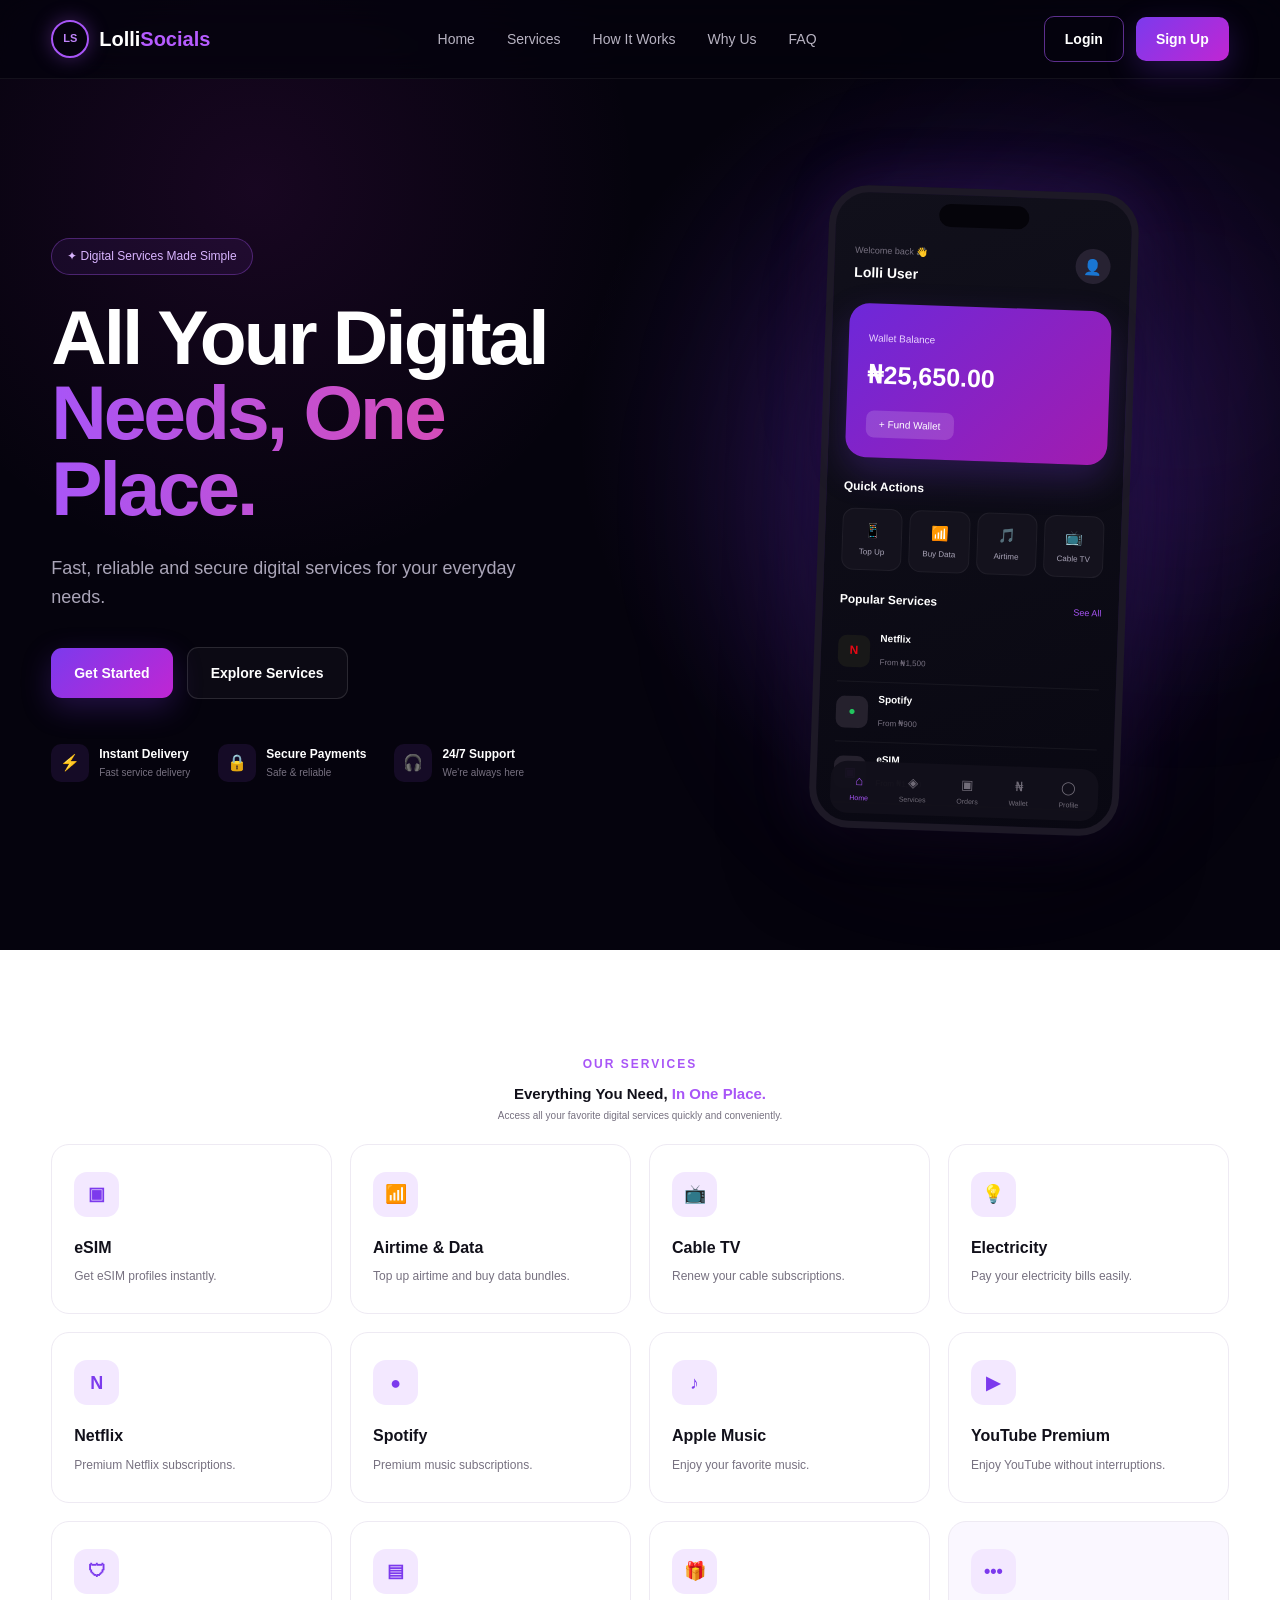
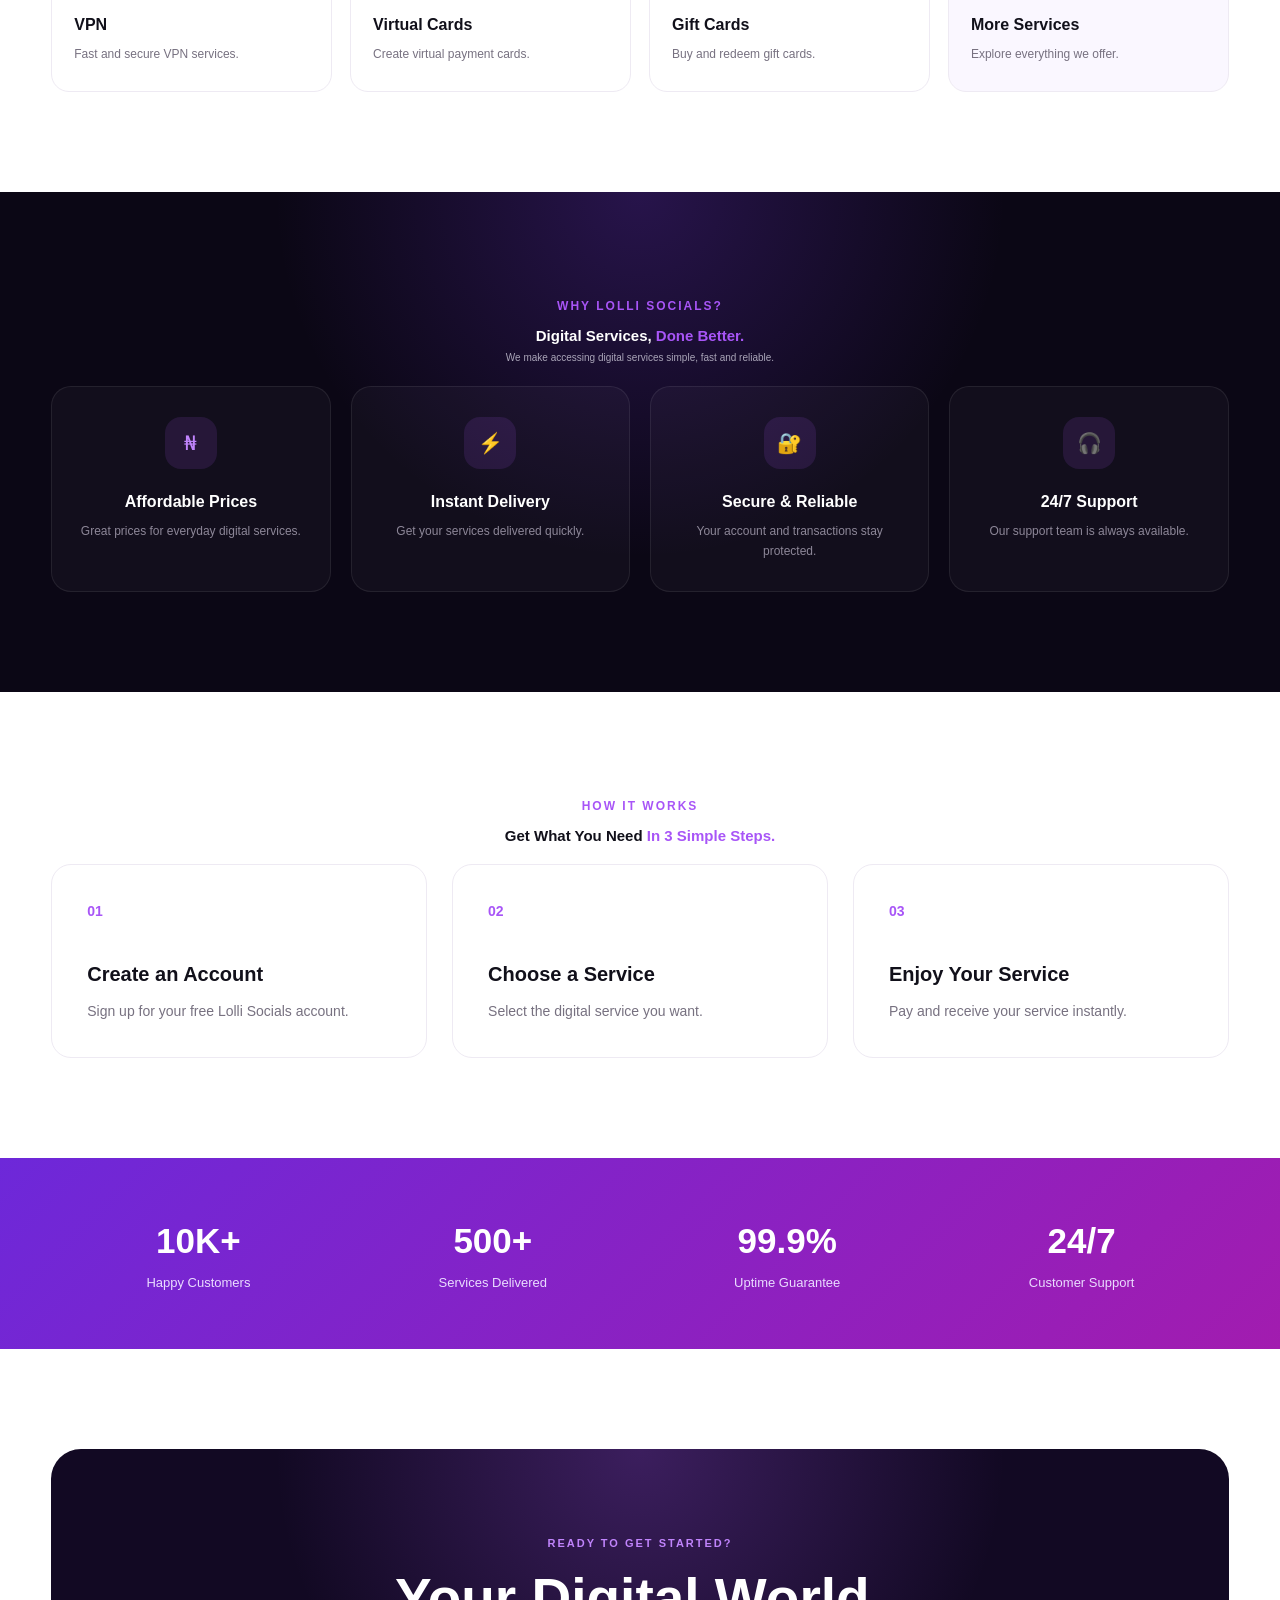
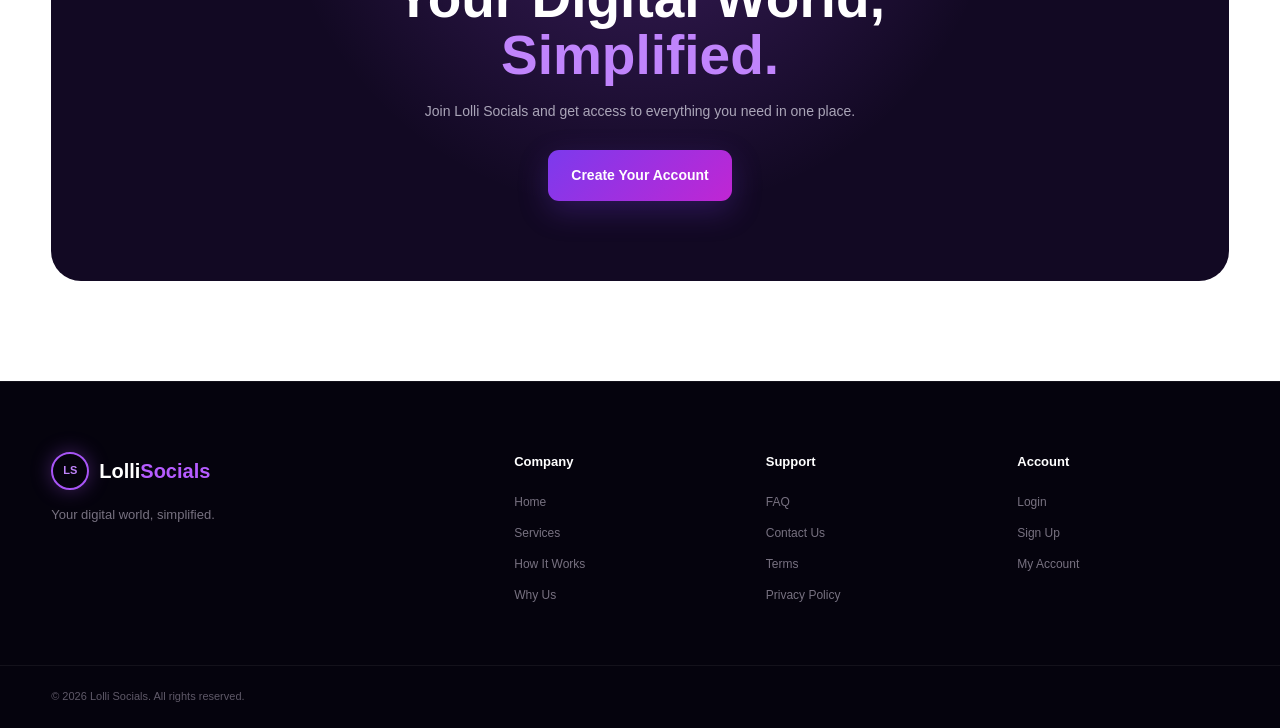
<file: index.html>
<!DOCTYPE html>
<html lang="en">
<head>
    <meta charset="UTF-8">
    <meta name="viewport" content="width=device-width, initial-scale=1.0">

    <title>Lolli Socials — Digital Services Made Simple</title>

    <link rel="stylesheet" href="style.css">
</head>

<body>

    <!-- ================= HEADER ================= -->

    <header class="header">

        <div class="container nav-container">

            <a href="#" class="logo">
                <span class="logo-icon">LS</span>
                <span>Lolli<span>Socials</span></span>
            </a>

            <nav class="nav">
                <a href="#home">Home</a>
                <a href="#services">Services</a>
                <a href="#how-it-works">How It Works</a>
                <a href="#why-us">Why Us</a>
                <a href="#faq">FAQ</a>
            </nav>

            <div class="nav-buttons">
                <a href="#" class="login-btn">Login</a>
                <a href="#" class="signup-btn">Sign Up</a>
            </div>

            <button class="menu-btn" aria-label="Open menu">
                ☰
            </button>

        </div>

    </header>


    <!-- ================= HERO ================= -->

    <main>

        <section class="hero" id="home">

            <div class="container hero-container">

                <div class="hero-content">

                    <div class="hero-badge">
                        ✦ Digital Services Made Simple
                    </div>

                    <h1>
                        All Your Digital
                        <span>Needs, One Place.</span>
                    </h1>

                    <p>
                        Fast, reliable and secure digital services
                        for your everyday needs.
                    </p>

                    <div class="hero-buttons">

                        <a href="#services" class="primary-btn">
                            Get Started
                        </a>

                        <a href="#services" class="secondary-btn">
                            Explore Services
                        </a>

                    </div>

                    <div class="hero-features">

                        <div class="feature">
                            <strong>⚡</strong>
                            <div>
                                <b>Instant Delivery</b>
                                <small>Fast service delivery</small>
                            </div>
                        </div>

                        <div class="feature">
                            <strong>🔒</strong>
                            <div>
                                <b>Secure Payments</b>
                                <small>Safe & reliable</small>
                            </div>
                        </div>

                        <div class="feature">
                            <strong>🎧</strong>
                            <div>
                                <b>24/7 Support</b>
                                <small>We're always here</small>
                            </div>
                        </div>

                    </div>

                </div>


                <div class="hero-visual">

                    <div class="phone-glow"></div>

                    <div class="phone">

                        <div class="phone-top"></div>

                        <div class="app-header">
                            <div>
                                <small>Welcome back 👋</small>
                                <h3>Lolli User</h3>
                            </div>

                            <div class="profile-circle">
                                👤
                            </div>
                        </div>

                        <div class="balance-card">

                            <small>Wallet Balance</small>

                            <h2>₦25,650.00</h2>

                            <button>
                                + Fund Wallet
                            </button>

                        </div>

                        <div class="quick-actions">

                            <h4>Quick Actions</h4>

                            <div class="action-grid">

                                <div>📱<span>Top Up</span></div>
                                <div>📶<span>Buy Data</span></div>
                                <div>🎵<span>Airtime</span></div>
                                <div>📺<span>Cable TV</span></div>

                            </div>

                        </div>

                        <div class="popular">

                            <div class="section-title">
                                <h4>Popular Services</h4>
                                <span>See All</span>
                            </div>

                            <div class="service-row">
                                <div class="service-icon netflix">N</div>
                                <div>
                                    <b>Netflix</b>
                                    <small>From ₦1,500</small>
                                </div>
                            </div>

                            <div class="service-row">
                                <div class="service-icon spotify">●</div>
                                <div>
                                    <b>Spotify</b>
                                    <small>From ₦900</small>
                                </div>
                            </div>

                            <div class="service-row">
                                <div class="service-icon esim">▣</div>
                                <div>
                                    <b>eSIM</b>
                                    <small>From ₦1,000</small>
                                </div>
                            </div>

                        </div>

                        <div class="phone-nav">
                            <span>⌂<small>Home</small></span>
                            <span>◈<small>Services</small></span>
                            <span>▣<small>Orders</small></span>
                            <span>₦<small>Wallet</small></span>
                            <span>◯<small>Profile</small></span>
                        </div>

                    </div>

                </div>

            </div>

        </section>


        <!-- ================= SERVICES ================= -->

        <section class="services section" id="services">

            <div class="container">

                <div class="section-heading">

                    <span>OUR SERVICES</span>

                    <h2>
                        Everything You Need,
                        <span>In One Place.</span>
                    </h2>

                    <p>
                        Access all your favorite digital services
                        quickly and conveniently.
                    </p>

                </div>


                <div class="services-grid">

                    <div class="service-card">
                        <div class="service-card-icon">▣</div>
                        <h3>eSIM</h3>
                        <p>Get eSIM profiles instantly.</p>
                    </div>

                    <div class="service-card">
                        <div class="service-card-icon">📶</div>
                        <h3>Airtime & Data</h3>
                        <p>Top up airtime and buy data bundles.</p>
                    </div>

                    <div class="service-card">
                        <div class="service-card-icon">📺</div>
                        <h3>Cable TV</h3>
                        <p>Renew your cable subscriptions.</p>
                    </div>

                    <div class="service-card">
                        <div class="service-card-icon">💡</div>
                        <h3>Electricity</h3>
                        <p>Pay your electricity bills easily.</p>
                    </div>

                    <div class="service-card">
                        <div class="service-card-icon">N</div>
                        <h3>Netflix</h3>
                        <p>Premium Netflix subscriptions.</p>
                    </div>

                    <div class="service-card">
                        <div class="service-card-icon">●</div>
                        <h3>Spotify</h3>
                        <p>Premium music subscriptions.</p>
                    </div>

                    <div class="service-card">
                        <div class="service-card-icon">♪</div>
                        <h3>Apple Music</h3>
                        <p>Enjoy your favorite music.</p>
                    </div>

                    <div class="service-card">
                        <div class="service-card-icon">▶</div>
                        <h3>YouTube Premium</h3>
                        <p>Enjoy YouTube without interruptions.</p>
                    </div>

                    <div class="service-card">
                        <div class="service-card-icon">🛡</div>
                        <h3>VPN</h3>
                        <p>Fast and secure VPN services.</p>
                    </div>

                    <div class="service-card">
                        <div class="service-card-icon">▤</div>
                        <h3>Virtual Cards</h3>
                        <p>Create virtual payment cards.</p>
                    </div>

                    <div class="service-card">
                        <div class="service-card-icon">🎁</div>
                        <h3>Gift Cards</h3>
                        <p>Buy and redeem gift cards.</p>
                    </div>

                    <div class="service-card more-card">
                        <div class="service-card-icon">•••</div>
                        <h3>More Services</h3>
                        <p>Explore everything we offer.</p>
                    </div>

                </div>

            </div>

        </section>


        <!-- ================= WHY US ================= -->

        <section class="why-us section" id="why-us">

            <div class="container">

                <div class="section-heading light">

                    <span>WHY LOLLI SOCIALS?</span>

                    <h2>
                        Digital Services,
                        <span>Done Better.</span>
                    </h2>

                    <p>
                        We make accessing digital services
                        simple, fast and reliable.
                    </p>

                </div>


                <div class="benefits-grid">

                    <div class="benefit">
                        <div class="benefit-icon">₦</div>
                        <h3>Affordable Prices</h3>
                        <p>Great prices for everyday digital services.</p>
                    </div>

                    <div class="benefit">
                        <div class="benefit-icon">⚡</div>
                        <h3>Instant Delivery</h3>
                        <p>Get your services delivered quickly.</p>
                    </div>

                    <div class="benefit">
                        <div class="benefit-icon">🔐</div>
                        <h3>Secure & Reliable</h3>
                        <p>Your account and transactions stay protected.</p>
                    </div>

                    <div class="benefit">
                        <div class="benefit-icon">🎧</div>
                        <h3>24/7 Support</h3>
                        <p>Our support team is always available.</p>
                    </div>

                </div>

            </div>

        </section>


        <!-- ================= HOW IT WORKS ================= -->

        <section class="how-it-works section" id="how-it-works">

            <div class="container">

                <div class="section-heading">

                    <span>HOW IT WORKS</span>

                    <h2>
                        Get What You Need
                        <span>In 3 Simple Steps.</span>
                    </h2>

                </div>


                <div class="steps">

                    <div class="step">
                        <div class="step-number">01</div>
                        <h3>Create an Account</h3>
                        <p>
                            Sign up for your free Lolli Socials account.
                        </p>
                    </div>

                    <div class="step">
                        <div class="step-number">02</div>
                        <h3>Choose a Service</h3>
                        <p>
                            Select the digital service you want.
                        </p>
                    </div>

                    <div class="step">
                        <div class="step-number">03</div>
                        <h3>Enjoy Your Service</h3>
                        <p>
                            Pay and receive your service instantly.
                        </p>
                    </div>

                </div>

            </div>

        </section>


        <!-- ================= STATS ================= -->

        <section class="stats">

            <div class="container stats-grid">

                <div>
                    <h2>10K+</h2>
                    <p>Happy Customers</p>
                </div>

                <div>
                    <h2>500+</h2>
                    <p>Services Delivered</p>
                </div>

                <div>
                    <h2>99.9%</h2>
                    <p>Uptime Guarantee</p>
                </div>

                <div>
                    <h2>24/7</h2>
                    <p>Customer Support</p>
                </div>

            </div>

        </section>


        <!-- ================= CTA ================= -->

        <section class="cta section">

            <div class="container">

                <div class="cta-box">

                    <span>READY TO GET STARTED?</span>

                    <h2>
                        Your Digital World,
                        <span>Simplified.</span>
                    </h2>

                    <p>
                        Join Lolli Socials and get access to
                        everything you need in one place.
                    </p>

                    <a href="#" class="primary-btn">
                        Create Your Account
                    </a>

                </div>

            </div>

        </section>

    </main>


    <!-- ================= FOOTER ================= -->

    <footer class="footer">

        <div class="container footer-grid">

            <div class="footer-brand">

                <a href="#" class="logo">
                    <span class="logo-icon">LS</span>
                    <span>Lolli<span>Socials</span></span>
                </a>

                <p>
                    Your digital world, simplified.
                </p>

            </div>


            <div class="footer-column">

                <h4>Company</h4>

                <a href="#home">Home</a>
                <a href="#services">Services</a>
                <a href="#how-it-works">How It Works</a>
                <a href="#why-us">Why Us</a>

            </div>


            <div class="footer-column">

                <h4>Support</h4>

                <a href="#">FAQ</a>
                <a href="#">Contact Us</a>
                <a href="#">Terms</a>
                <a href="#">Privacy Policy</a>

            </div>


            <div class="footer-column">

                <h4>Account</h4>

                <a href="#">Login</a>
                <a href="#">Sign Up</a>
                <a href="#">My Account</a>

            </div>

        </div>


        <div class="footer-bottom">

            <div class="container">

                <p>
                    © 2026 Lolli Socials. All rights reserved.
                </p>

            </div>

        </div>

    </footer>


    <script src="script.js"></script>

</body>
</html>
</file>
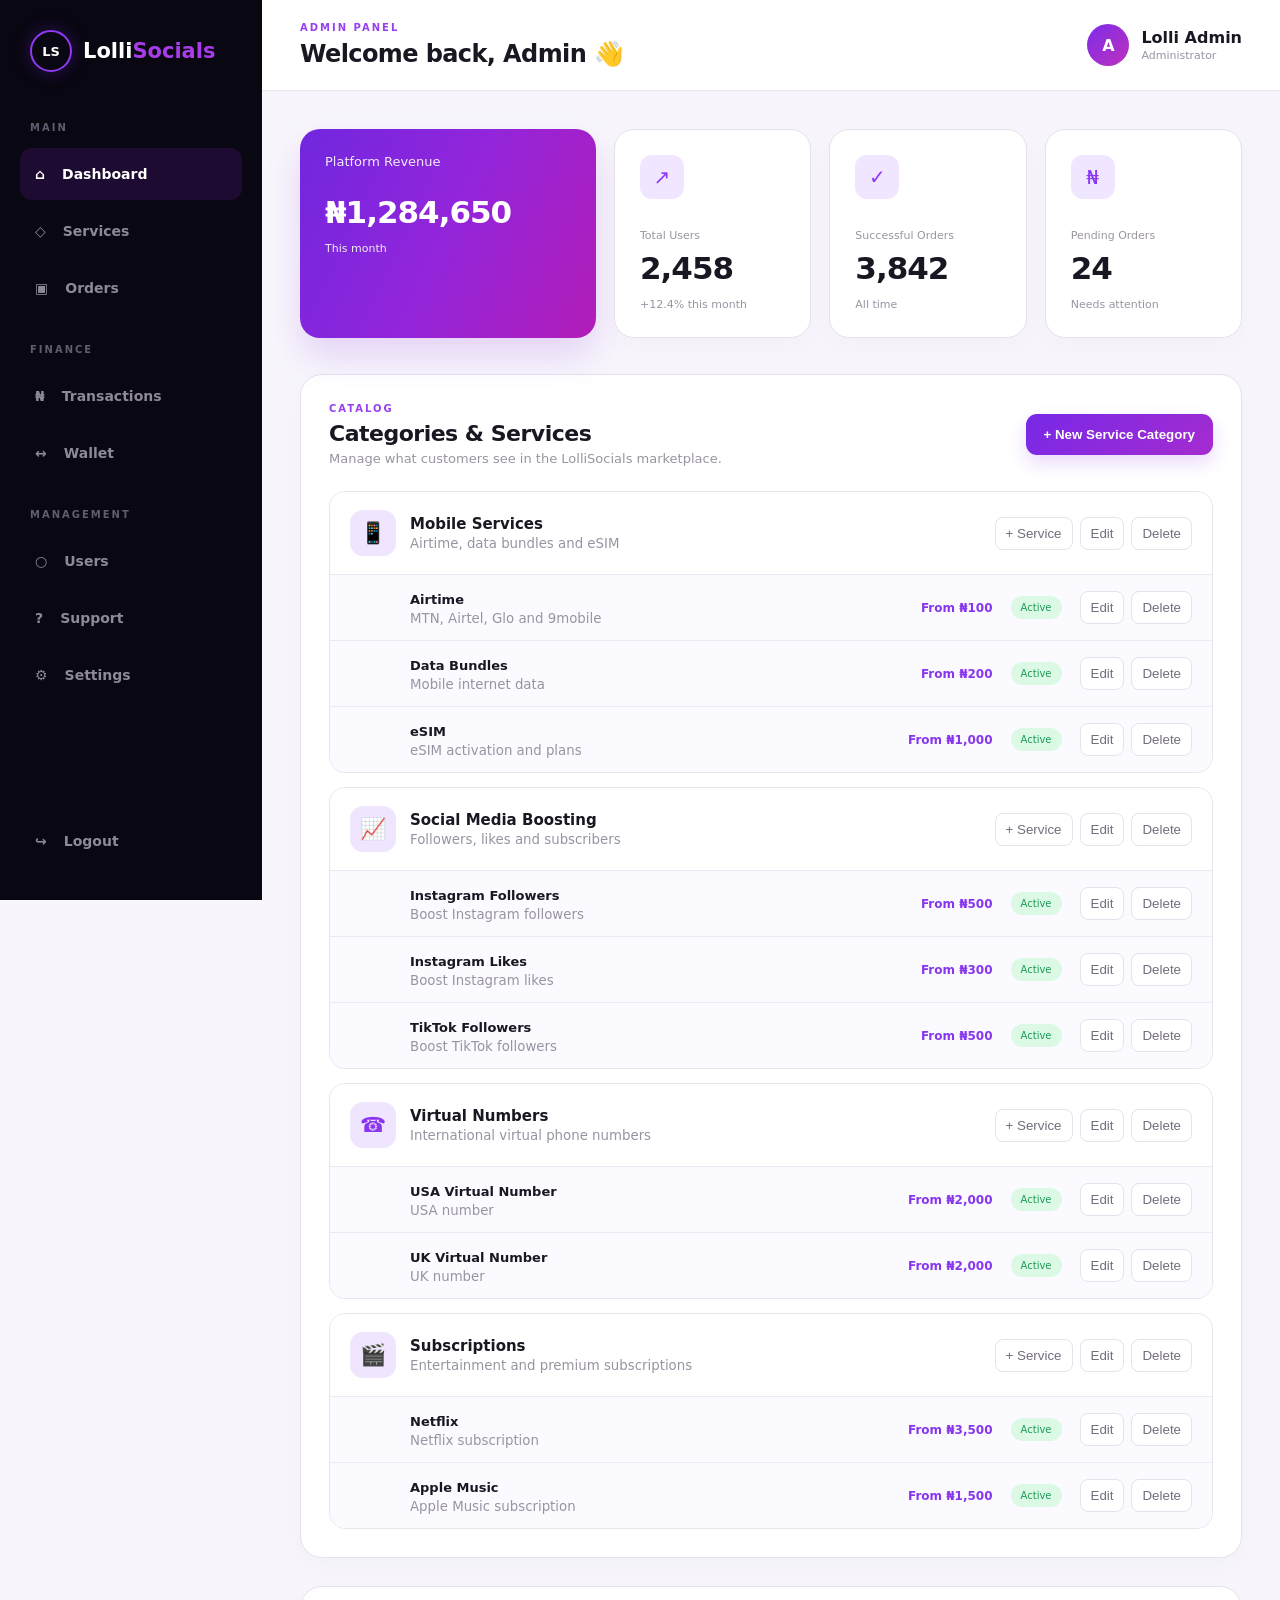
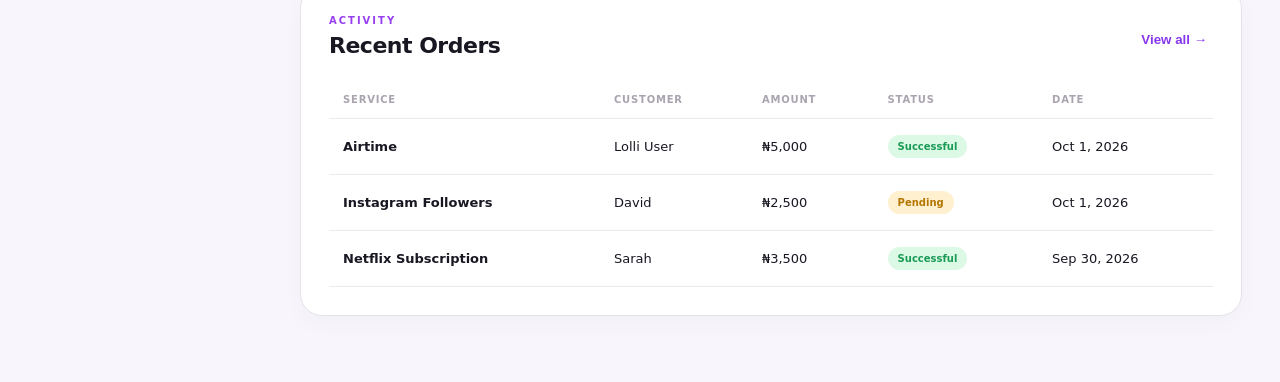
<file: admin/index.html>
<!DOCTYPE html>
<html lang="en">
<head>
  <meta charset="UTF-8">
  <meta name="viewport" content="width=device-width, initial-scale=1.0">
  <title>LolliSocials — Admin</title>
  <link rel="stylesheet" href="admin.css">
</head>
<body>
  <aside class="sidebar">
    <div class="brand">
      <div class="brand-mark">LS</div>
      <div>Lolli<span>Socials</span></div>
    </div>

    <nav>
      <p class="nav-label">MAIN</p>
      <a class="nav-item active" href="#dashboard">⌂ <span>Dashboard</span></a>
      <a class="nav-item" href="#services">◇ <span>Services</span></a>
      <a class="nav-item" href="#orders">▣ <span>Orders</span></a>

      <p class="nav-label">FINANCE</p>
      <a class="nav-item" href="#transactions">₦ <span>Transactions</span></a>
      <a class="nav-item" href="#wallet">↔ <span>Wallet</span></a>

      <p class="nav-label">MANAGEMENT</p>
      <a class="nav-item" href="#users">○ <span>Users</span></a>
      <a class="nav-item" href="#support">? <span>Support</span></a>
      <a class="nav-item" href="#settings">⚙ <span>Settings</span></a>
    </nav>

    <a class="nav-item logout" href="#">↪ <span>Logout</span></a>
  </aside>

  <main class="main">
    <header class="topbar">
      <div>
        <div class="eyebrow">ADMIN PANEL</div>
        <h1>Welcome back, Admin 👋</h1>
      </div>
      <div class="admin-user">
        <div class="avatar">A</div>
        <div><strong>Lolli Admin</strong><small>Administrator</small></div>
      </div>
    </header>

    <section id="dashboard" class="content">
      <div class="stats">
        <article class="stat-card gradient">
          <div class="stat-title">Platform Revenue</div>
          <strong>₦1,284,650</strong>
          <small>This month</small>
        </article>
        <article class="stat-card">
          <div class="stat-icon">↗</div>
          <small>Total Users</small>
          <strong>2,458</strong>
          <span>+12.4% this month</span>
        </article>
        <article class="stat-card">
          <div class="stat-icon">✓</div>
          <small>Successful Orders</small>
          <strong>3,842</strong>
          <span>All time</span>
        </article>
        <article class="stat-card">
          <div class="stat-icon">₦</div>
          <small>Pending Orders</small>
          <strong>24</strong>
          <span>Needs attention</span>
        </article>
      </div>

      <section class="panel" id="services">
        <div class="panel-head">
          <div>
            <div class="eyebrow">CATALOG</div>
            <h2>Categories & Services</h2>
            <p>Manage what customers see in the LolliSocials marketplace.</p>
          </div>
          <button class="primary" onclick="openCategoryModal()">+ New Service Category</button>
        </div>

        <div id="categoryList" class="category-list"></div>
      </section>

      <section class="panel" id="orders">
        <div class="panel-head compact">
          <div><div class="eyebrow">ACTIVITY</div><h2>Recent Orders</h2></div>
          <button class="ghost">View all →</button>
        </div>
        <div class="table-wrap">
          <table>
            <thead><tr><th>Service</th><th>Customer</th><th>Amount</th><th>Status</th><th>Date</th></tr></thead>
            <tbody>
              <tr><td>Airtime</td><td>Lolli User</td><td>₦5,000</td><td><b class="status success">Successful</b></td><td>Oct 1, 2026</td></tr>
              <tr><td>Instagram Followers</td><td>David</td><td>₦2,500</td><td><b class="status pending">Pending</b></td><td>Oct 1, 2026</td></tr>
              <tr><td>Netflix Subscription</td><td>Sarah</td><td>₦3,500</td><td><b class="status success">Successful</b></td><td>Sep 30, 2026</td></tr>
            </tbody>
          </table>
        </div>
      </section>
    </section>
  </main>

  <div id="modalRoot"></div>
  <script src="admin.js"></script>
</body>
</html>
</file>
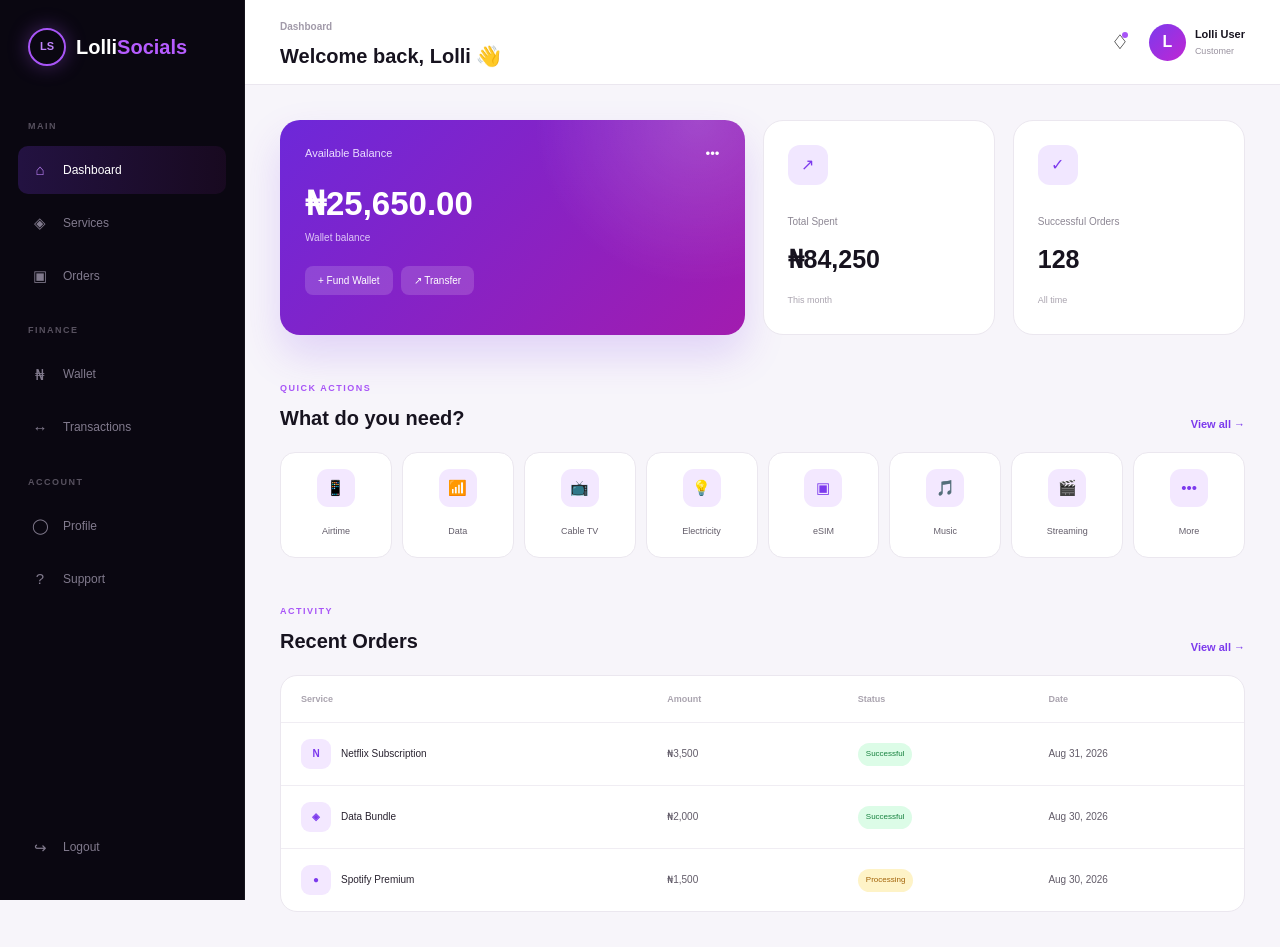
<file: pages/dashboard.html>
<!DOCTYPE html>
<html lang="en">
<head>

    <meta charset="UTF-8">

    <meta
        name="viewport"
        content="width=device-width, initial-scale=1.0"
    >

    <title>Dashboard — Lolli Socials</title>

    <link rel="stylesheet" href="../style.css">

</head>

<body class="dashboard-body">


    <!-- SIDEBAR -->

    <aside class="sidebar">

        <div class="sidebar-logo">

            <a href="../index.html" class="logo">

                <span class="logo-icon">LS</span>

                <span>
                    Lolli<span>Socials</span>
                </span>

            </a>

        </div>


        <nav class="sidebar-nav">

            <p class="nav-label">MAIN</p>

            <a href="dashboard.html" class="active">
                <span>⌂</span>
                Dashboard
            </a>

            <a href="services.html">
                <span>◈</span>
                Services
            </a>

            <a href="orders.html">
                <span>▣</span>
                Orders
            </a>


            <p class="nav-label">FINANCE</p>

            <a href="wallet.html">
                <span>₦</span>
                Wallet
            </a>

            <a href="transactions.html">
                <span>↔</span>
                Transactions
            </a>


            <p class="nav-label">ACCOUNT</p>

            <a href="profile.html">
                <span>◯</span>
                Profile
            </a>

            <a href="support.html">
                <span>?</span>
                Support
            </a>

        </nav>


        <div class="sidebar-bottom">

            <a href="../index.html">
                <span>↪</span>
                Logout
            </a>

        </div>

    </aside>


    <!-- MAIN -->

    <main class="dashboard-main">


        <!-- TOP BAR -->

        <header class="dashboard-header">

            <div>

                <button class="dashboard-menu">
                    ☰
                </button>

                <div class="dashboard-title">

                    <span>Dashboard</span>

                    <h1>Welcome back, Lolli 👋</h1>

                </div>

            </div>


            <div class="dashboard-actions">

                <button class="notification-btn">
                    ♢
                    <i></i>
                </button>

                <div class="dashboard-profile">

                    <div class="dashboard-avatar">
                        L
                    </div>

                    <div>
                        <b>Lolli User</b>
                        <small>Customer</small>
                    </div>

                </div>

            </div>

        </header>


        <!-- CONTENT -->

        <div class="dashboard-content">


            <!-- BALANCE -->

            <section class="dashboard-grid">

                <div class="main-balance-card">

                    <div class="balance-top">

                        <span>Available Balance</span>

                        <button>•••</button>

                    </div>

                    <h2>₦25,650.00</h2>

                    <p>Wallet balance</p>

                    <div class="balance-actions">

                        <button>
                            + Fund Wallet
                        </button>

                        <button>
                            ↗ Transfer
                        </button>

                    </div>

                </div>


                <div class="stat-card">

                    <div class="stat-icon">
                        ↗
                    </div>

                    <span>Total Spent</span>

                    <h3>₦84,250</h3>

                    <small>
                        This month
                    </small>

                </div>


                <div class="stat-card">

                    <div class="stat-icon">
                        ✓
                    </div>

                    <span>Successful Orders</span>

                    <h3>128</h3>

                    <small>
                        All time
                    </small>

                </div>

            </section>


            <!-- QUICK SERVICES -->

            <section class="dashboard-section">

                <div class="dashboard-section-title">

                    <div>
                        <span>QUICK ACTIONS</span>
                        <h2>What do you need?</h2>
                    </div>

                    <a href="services.html">
                        View all →
                    </a>

                </div>


                <div class="quick-service-grid">

                    <a href="services.html" class="quick-service">
                        <div>📱</div>
                        <span>Airtime</span>
                    </a>

                    <a href="services.html" class="quick-service">
                        <div>📶</div>
                        <span>Data</span>
                    </a>

                    <a href="services.html" class="quick-service">
                        <div>📺</div>
                        <span>Cable TV</span>
                    </a>

                    <a href="services.html" class="quick-service">
                        <div>💡</div>
                        <span>Electricity</span>
                    </a>

                    <a href="services.html" class="quick-service">
                        <div>▣</div>
                        <span>eSIM</span>
                    </a>

                    <a href="services.html" class="quick-service">
                        <div>🎵</div>
                        <span>Music</span>
                    </a>

                    <a href="services.html" class="quick-service">
                        <div>🎬</div>
                        <span>Streaming</span>
                    </a>

                    <a href="services.html" class="quick-service">
                        <div>•••</div>
                        <span>More</span>
                    </a>

                </div>

            </section>


            <!-- RECENT ORDERS -->

            <section class="dashboard-section">

                <div class="dashboard-section-title">

                    <div>
                        <span>ACTIVITY</span>
                        <h2>Recent Orders</h2>
                    </div>

                    <a href="orders.html">
                        View all →
                    </a>

                </div>


                <div class="orders-table">

                    <div class="order-row order-heading">

                        <span>Service</span>
                        <span>Amount</span>
                        <span>Status</span>
                        <span>Date</span>

                    </div>


                    <div class="order-row">

                        <span class="order-service">
                            <b>N</b>
                            Netflix Subscription
                        </span>

                        <span>₦3,500</span>

                        <span class="status success">
                            Successful
                        </span>

                        <span>Aug 31, 2026</span>

                    </div>


                    <div class="order-row">

                        <span class="order-service">
                            <b>◈</b>
                            Data Bundle
                        </span>

                        <span>₦2,000</span>

                        <span class="status success">
                            Successful
                        </span>

                        <span>Aug 30, 2026</span>

                    </div>


                    <div class="order-row">

                        <span class="order-service">
                            <b>●</b>
                            Spotify Premium
                        </span>

                        <span>₦1,500</span>

                        <span class="status pending">
                            Processing
                        </span>

                        <span>Aug 30, 2026</span>

                    </div>


                </div>

            </section>

        </div>

    </main>


    <script src="../script.js"></script>

</body>
</html>
</file>
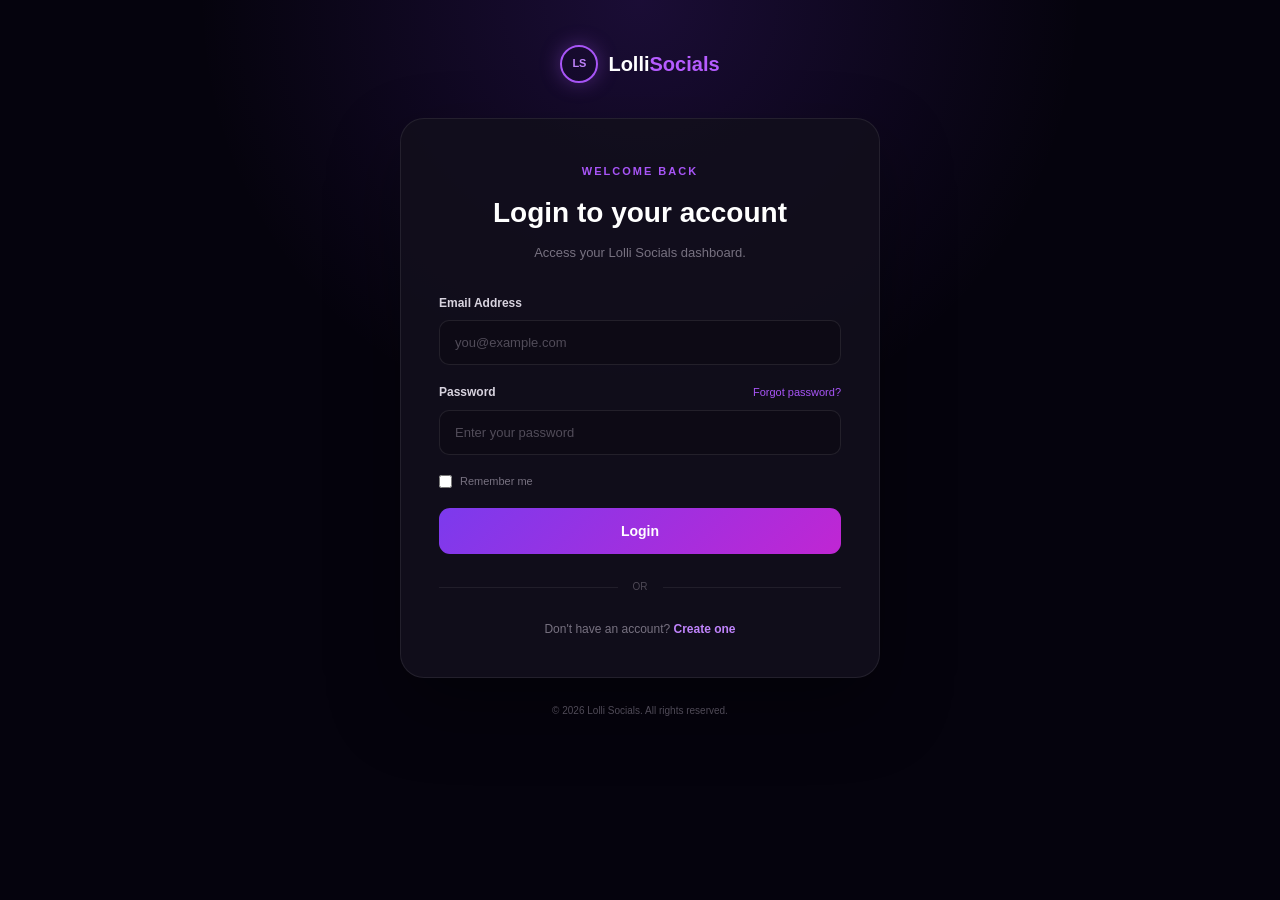
<file: pages/login.html>
<!DOCTYPE html>
<html lang="en">
<head>
    <meta charset="UTF-8">
    <meta name="viewport" content="width=device-width, initial-scale=1.0">

    <title>Login — Lolli Socials</title>

    <link rel="stylesheet" href="../style.css">
</head>

<body class="auth-body">

    <main class="auth-page">

        <div class="auth-brand">
            <a href="../index.html" class="logo">
                <span class="logo-icon">LS</span>
                <span>Lolli<span>Socials</span></span>
            </a>
        </div>

        <div class="auth-card">

            <div class="auth-heading">
                <span>WELCOME BACK</span>
                <h1>Login to your account</h1>
                <p>Access your Lolli Socials dashboard.</p>
            </div>

            <form class="auth-form">

                <div class="form-group">
                    <label>Email Address</label>
                    <input
                        type="email"
                        placeholder="you@example.com"
                        required
                    >
                </div>

                <div class="form-group">

                    <div class="label-row">
                        <label>Password</label>
                        <a href="#">Forgot password?</a>
                    </div>

                    <input
                        type="password"
                        placeholder="Enter your password"
                        required
                    >

                </div>

                <label class="remember">
                    <input type="checkbox">
                    <span>Remember me</span>
                </label>

                <button type="submit" class="auth-btn">
                    Login
                </button>

            </form>

            <div class="auth-divider">
                <span>OR</span>
            </div>

            <p class="auth-switch">
                Don't have an account?
                <a href="register.html">Create one</a>
            </p>

        </div>

        <p class="auth-footer">
            © 2026 Lolli Socials. All rights reserved.
        </p>

    </main>

</body>
</html>
</file>
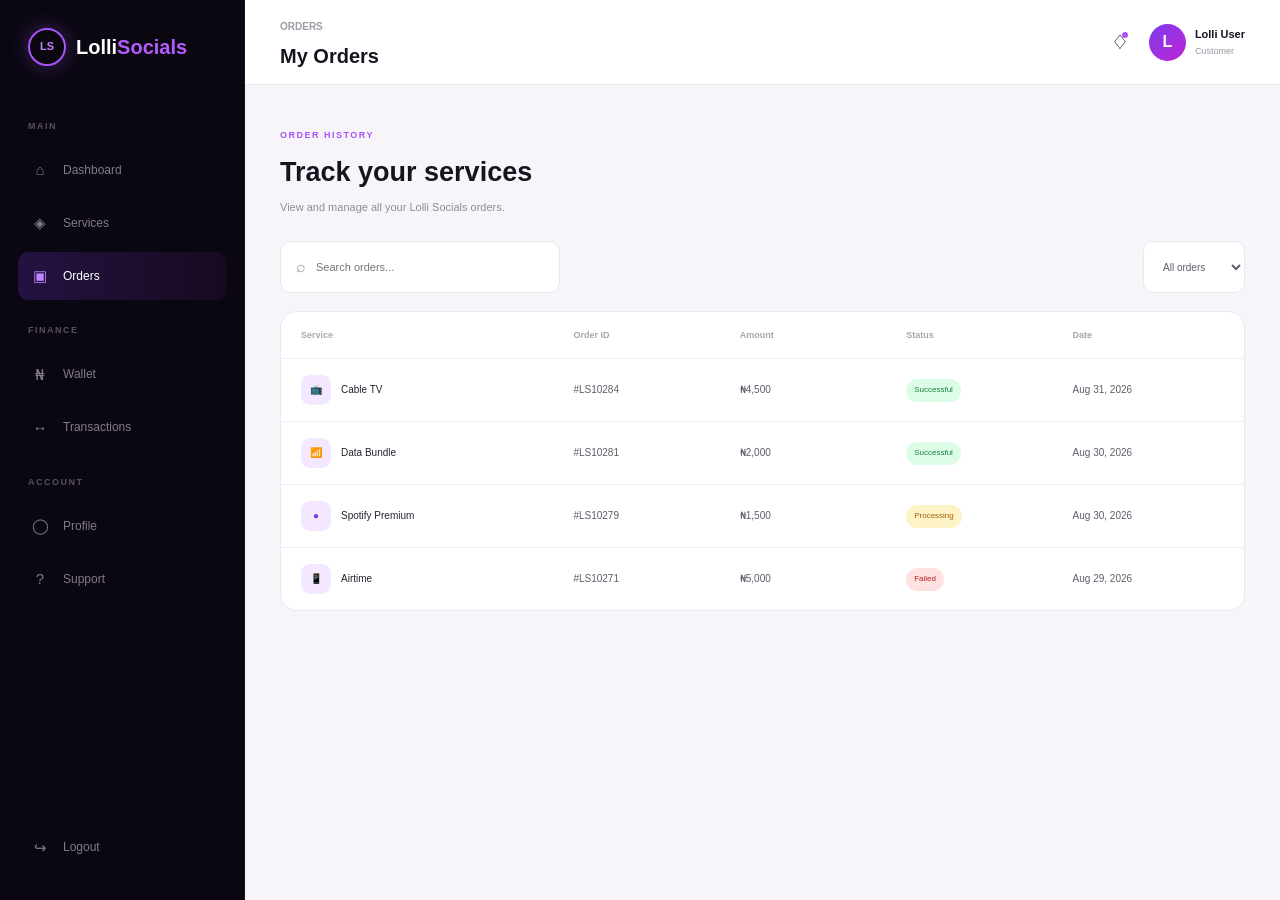
<file: pages/orders.html>
<!DOCTYPE html>
<html lang="en">
<head>
    <meta charset="UTF-8">
    <meta name="viewport" content="width=device-width, initial-scale=1.0">
    <title>Orders — Lolli Socials</title>
    <link rel="stylesheet" href="../style.css">
</head>

<body class="dashboard-body">

<aside class="sidebar">
    <div class="sidebar-logo">
        <a href="../index.html" class="logo">
            <span class="logo-icon">LS</span>
            <span>Lolli<span>Socials</span></span>
        </a>
    </div>

    <nav class="sidebar-nav">
        <p class="nav-label">MAIN</p>

        <a href="dashboard.html"><span>⌂</span>Dashboard</a>
        <a href="services.html"><span>◈</span>Services</a>
        <a href="orders.html" class="active"><span>▣</span>Orders</a>

        <p class="nav-label">FINANCE</p>

        <a href="wallet.html"><span>₦</span>Wallet</a>
        <a href="transactions.html"><span>↔</span>Transactions</a>

        <p class="nav-label">ACCOUNT</p>

        <a href="profile.html"><span>◯</span>Profile</a>
        <a href="support.html"><span>?</span>Support</a>
    </nav>

    <div class="sidebar-bottom">
        <a href="../index.html"><span>↪</span>Logout</a>
    </div>
</aside>


<main class="dashboard-main">

<header class="dashboard-header">

    <div class="dashboard-title">
        <span>ORDERS</span>
        <h1>My Orders</h1>
    </div>

    <div class="dashboard-actions">
        <button class="notification-btn">♢<i></i></button>

        <div class="dashboard-profile">
            <div class="dashboard-avatar">L</div>
            <div>
                <b>Lolli User</b>
                <small>Customer</small>
            </div>
        </div>
    </div>

</header>


<div class="dashboard-content">

    <section class="page-intro">
        <span>ORDER HISTORY</span>
        <h2>Track your services</h2>
        <p>View and manage all your Lolli Socials orders.</p>
    </section>


    <div class="orders-toolbar">

        <div class="service-search">
            <span>⌕</span>
            <input
                type="search"
                id="orderSearch"
                placeholder="Search orders..."
            >
        </div>

        <select class="filter-select" id="orderFilter">
            <option value="all">All orders</option>
            <option value="successful">Successful</option>
            <option value="processing">Processing</option>
            <option value="failed">Failed</option>
        </select>

    </div>


    <section class="orders-table full-orders">

        <div class="order-row order-heading">
            <span>Service</span>
            <span>Order ID</span>
            <span>Amount</span>
            <span>Status</span>
            <span>Date</span>
        </div>


        <div class="order-row order-item" data-status="successful">
            <span class="order-service">
                <b>📺</b>
                Cable TV
            </span>
            <span>#LS10284</span>
            <span>₦4,500</span>
            <span class="status success">Successful</span>
            <span>Aug 31, 2026</span>
        </div>


        <div class="order-row order-item" data-status="successful">
            <span class="order-service">
                <b>📶</b>
                Data Bundle
            </span>
            <span>#LS10281</span>
            <span>₦2,000</span>
            <span class="status success">Successful</span>
            <span>Aug 30, 2026</span>
        </div>


        <div class="order-row order-item" data-status="processing">
            <span class="order-service">
                <b>●</b>
                Spotify Premium
            </span>
            <span>#LS10279</span>
            <span>₦1,500</span>
            <span class="status pending">Processing</span>
            <span>Aug 30, 2026</span>
        </div>


        <div class="order-row order-item" data-status="failed">
            <span class="order-service">
                <b>📱</b>
                Airtime
            </span>
            <span>#LS10271</span>
            <span>₦5,000</span>
            <span class="status failed">Failed</span>
            <span>Aug 29, 2026</span>
        </div>

    </section>

</div>

</main>

<script src="../script.js"></script>

</body>
</html>
</file>
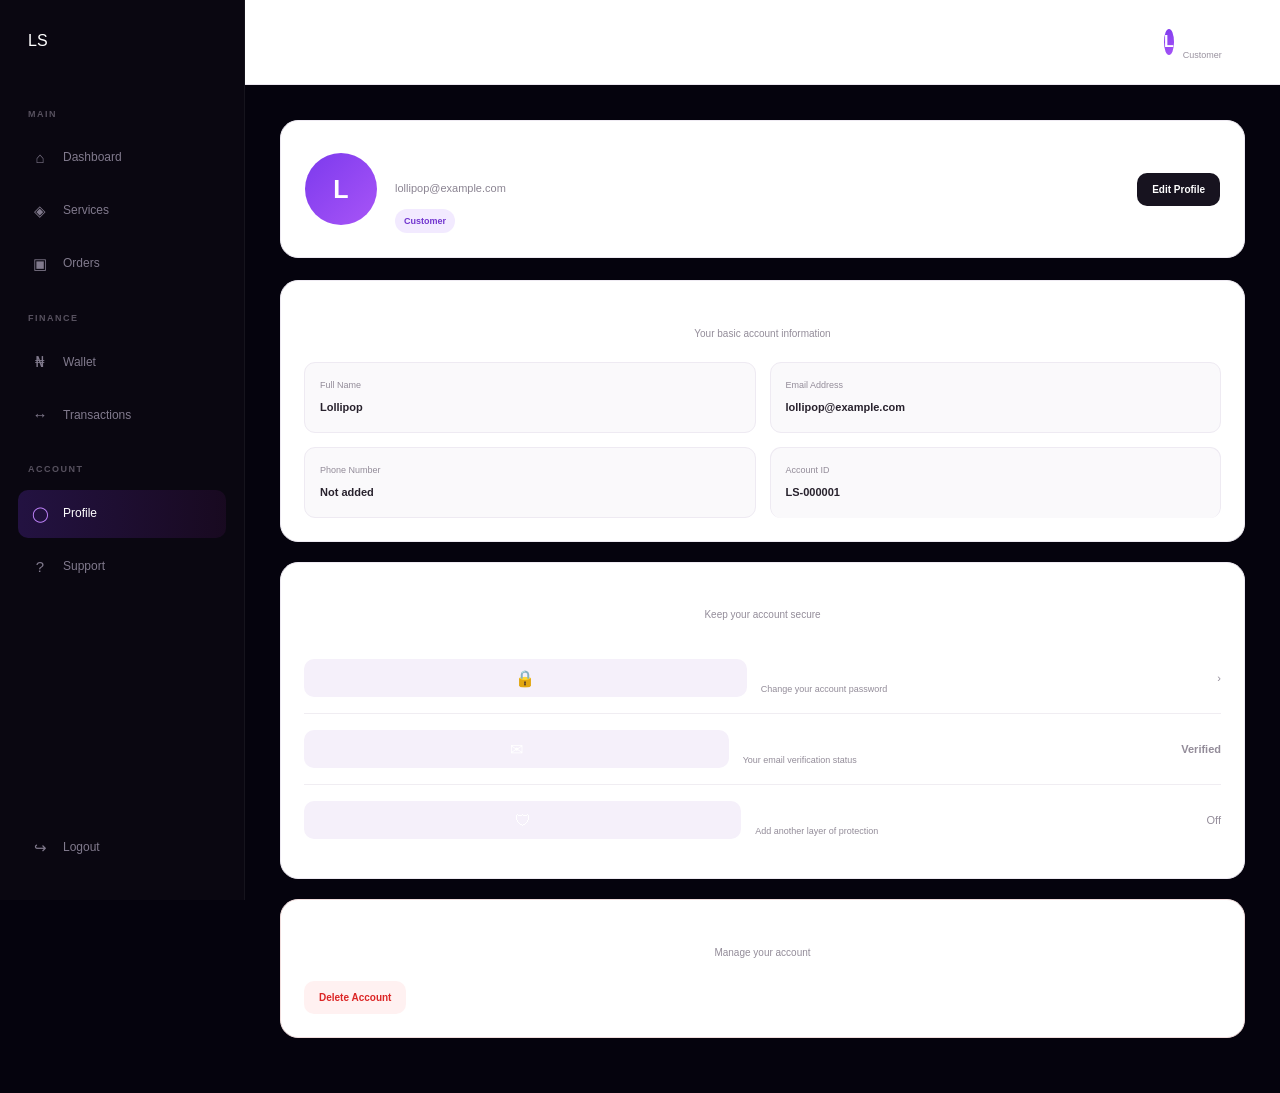
<file: pages/profile.html>
<!DOCTYPE html>
<html lang="en">

<head>
    <meta charset="UTF-8">
    <meta name="viewport" content="width=device-width, initial-scale=1.0">

    <title>Profile — Lolli Socials</title>

    <link rel="stylesheet" href="../style.css">
</head>

<body>

<div class="dashboard-layout">

    <!-- SIDEBAR -->
    <aside class="sidebar">

        <div class="sidebar-logo">
            <div class="logo-circle">LS</div>
        </div>

        <nav class="sidebar-nav">

            <div class="nav-label">MAIN</div>

            <a href="dashboard.html">
                <span>⌂</span>
                Dashboard
            </a>

            <a href="services.html">
                <span>◈</span>
                Services
            </a>

            <a href="orders.html">
                <span>▣</span>
                Orders
            </a>

            <div class="nav-label">FINANCE</div>

            <a href="wallet.html">
                <span>₦</span>
                Wallet
            </a>

            <a href="transactions.html">
                <span>↔</span>
                Transactions
            </a>

            <div class="nav-label">ACCOUNT</div>

            <a href="profile.html" class="active">
                <span>◯</span>
                Profile
            </a>

            <a href="support.html">
                <span>?</span>
                Support
            </a>

        </nav>

        <div class="sidebar-bottom">

            <a href="../index.html">
                <span>↪</span>
                Logout
            </a>

        </div>

    </aside>


    <!-- MAIN -->
    <main class="dashboard-main">

        <header class="dashboard-header">

            <div class="dashboard-title">

                <button class="dashboard-menu">
                    ☰
                </button>

                <div>
                    <h1>Profile</h1>
                    <span>Manage your account</span>
                </div>

            </div>

            <div class="dashboard-profile">

                <div class="profile-mini-avatar">
                    L
                </div>

                <div>
                    <strong>Lollipop</strong>
                    <small>Customer</small>
                </div>

            </div>

        </header>


        <section class="dashboard-content">

            <!-- PROFILE HEADER -->
            <div class="profile-header-card">

                <div class="large-profile-avatar">
                    L
                </div>

                <div class="profile-user-info">

                    <h2>Lollipop</h2>

                    <p>
                        lollipop@example.com
                    </p>

                    <span class="profile-badge">
                        Customer
                    </span>

                </div>

                <button class="profile-edit">
                    Edit Profile
                </button>

            </div>


            <!-- PERSONAL INFORMATION -->
            <div class="profile-section">

                <div class="section-heading">

                    <div>
                        <h2>Personal Information</h2>
                        <p>Your basic account information</p>
                    </div>

                </div>


                <div class="profile-grid">

                    <div class="profile-field">
                        <label>Full Name</label>
                        <div>Lollipop</div>
                    </div>

                    <div class="profile-field">
                        <label>Email Address</label>
                        <div>lollipop@example.com</div>
                    </div>

                    <div class="profile-field">
                        <label>Phone Number</label>
                        <div>Not added</div>
                    </div>

                    <div class="profile-field">
                        <label>Account ID</label>
                        <div>LS-000001</div>
                    </div>

                </div>

            </div>


            <!-- SECURITY -->
            <div class="profile-section">

                <div class="section-heading">

                    <div>
                        <h2>Security</h2>
                        <p>Keep your account secure</p>
                    </div>

                </div>


                <div class="security-list">

                    <div class="security-row">

                        <div class="security-icon">
                            🔒
                        </div>

                        <div>
                            <strong>Password</strong>
                            <p>Change your account password</p>
                        </div>

                        <span>›</span>

                    </div>


                    <div class="security-row">

                        <div class="security-icon">
                            ✉
                        </div>

                        <div>
                            <strong>Email Verification</strong>
                            <p>Your email verification status</p>
                        </div>

                        <span class="verified">
                            Verified
                        </span>

                    </div>


                    <div class="security-row">

                        <div class="security-icon">
                            🛡
                        </div>

                        <div>
                            <strong>Two-Factor Authentication</strong>
                            <p>Add another layer of protection</p>
                        </div>

                        <span>
                            Off
                        </span>

                    </div>

                </div>

            </div>


            <!-- DANGER ZONE -->
            <div class="profile-section danger-zone">

                <div class="section-heading">

                    <div>
                        <h2>Account</h2>
                        <p>Manage your account</p>
                    </div>

                </div>

                <button class="delete-account">
                    Delete Account
                </button>

            </div>

        </section>

    </main>

</div>


<script src="../script.js"></script>

</body>
</html>
</file>
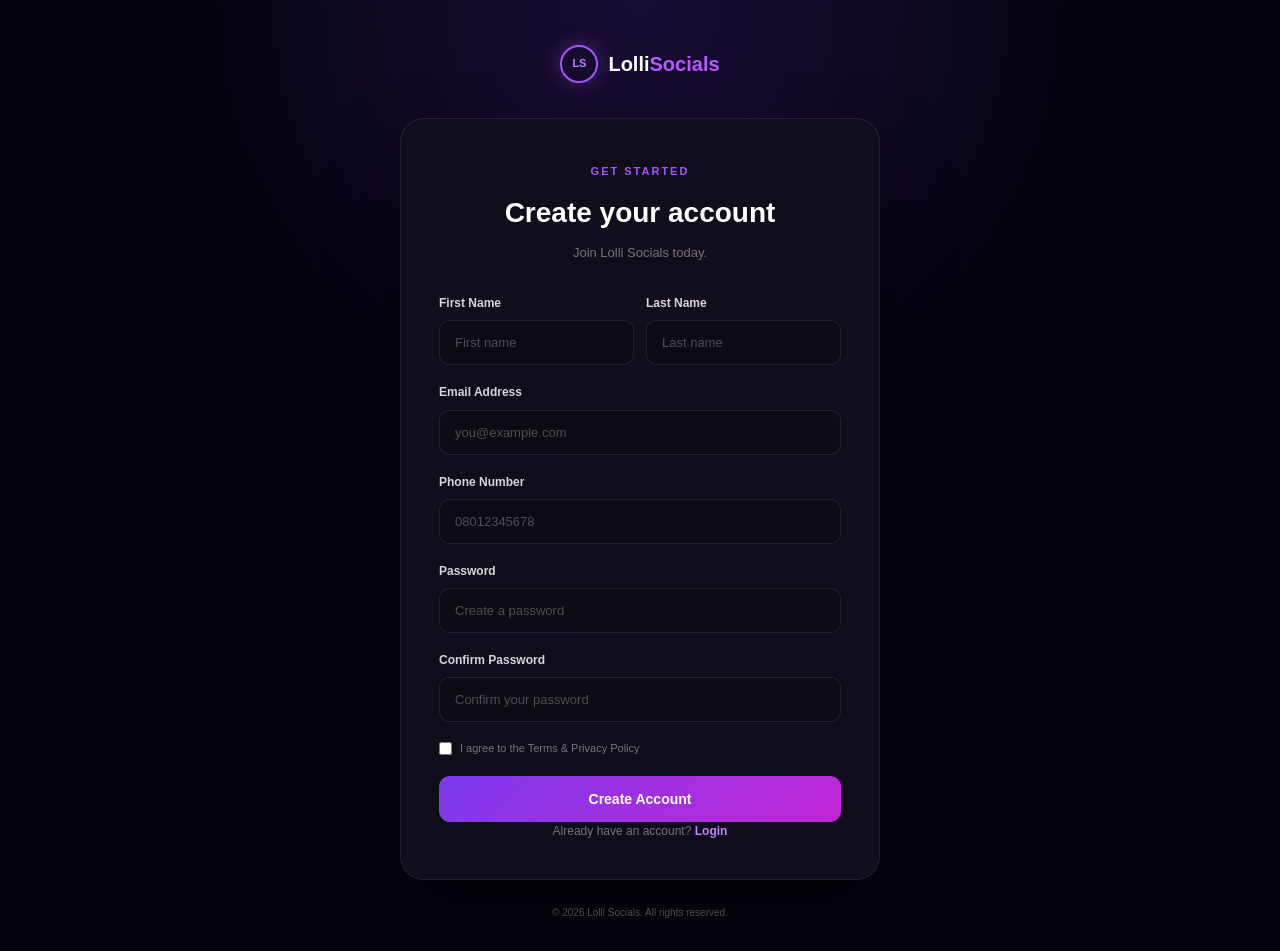
<file: pages/register.html>
<!DOCTYPE html>
<html lang="en">
<head>
    <meta charset="UTF-8">
    <meta name="viewport" content="width=device-width, initial-scale=1.0">

    <title>Create Account — Lolli Socials</title>

    <link rel="stylesheet" href="../style.css">
</head>

<body class="auth-body">

    <main class="auth-page">

        <div class="auth-brand">
            <a href="../index.html" class="logo">
                <span class="logo-icon">LS</span>
                <span>Lolli<span>Socials</span></span>
            </a>
        </div>

        <div class="auth-card">

            <div class="auth-heading">
                <span>GET STARTED</span>
                <h1>Create your account</h1>
                <p>Join Lolli Socials today.</p>
            </div>

           <form class="auth-form" id="registerForm">

                <div class="form-row">

                    <div class="form-group">
                        <label>First Name</label>
                        <input
                            type="text"
                            name="first_name"
                            placeholder="First name"
                            required
                        >
                    </div>

                    <div class="form-group">
                        <label>Last Name</label>
                        <input
                            type="text"
                            name="last_name"
                            placeholder="Last name"
                            required
                        >
                    </div>

                </div>

                <div class="form-group">
                    <label>Email Address</label>
                    <input
                        type="email"
                        name="email"
                        placeholder="you@example.com"
                        required
                    >
                </div>

                <div class="form-group">
                    <label>Phone Number</label>
                    <input
                        type="tel"
                        name="phone"
                        placeholder="08012345678"
                        required
                    >
                </div>

                <div class="form-group">
                    <label>Password</label>
                    <input
                    name="password"
                        type="password"
                        placeholder="Create a password"
                        required
                    >
                </div>

                <div class="form-group">
                    <label>Confirm Password</label>
                    <input
                    name="confirm_password"
                        type="password"
                        placeholder="Confirm your password"
                        required
                    >
                </div>

                <label class="remember">
                    <input type="checkbox" required>
                    <span>
                        I agree to the Terms & Privacy Policy
                    </span>
                </label>

                <button type="submit" class="auth-btn">
                    Create Account
                </button>

            </form>

            <p class="auth-switch">
                Already have an account?
                <a href="login.html">Login</a>
            </p>

        </div>

        <p class="auth-footer">
            © 2026 Lolli Socials. All rights reserved.
        </p>

    </main>
<script>
const registerForm = document.getElementById('registerForm');

registerForm.addEventListener('submit', async function (event) {

    event.preventDefault();

    const formData = new FormData(registerForm);

    const response = await fetch('http://127.0.0.1:8000/api/register', {
        method: 'POST',
        headers: {
            'Accept': 'application/json'
        },
        body: formData
    });

    const result = await response.json();

    console.log(result);
});
</script>
</body>
</html>
</file>
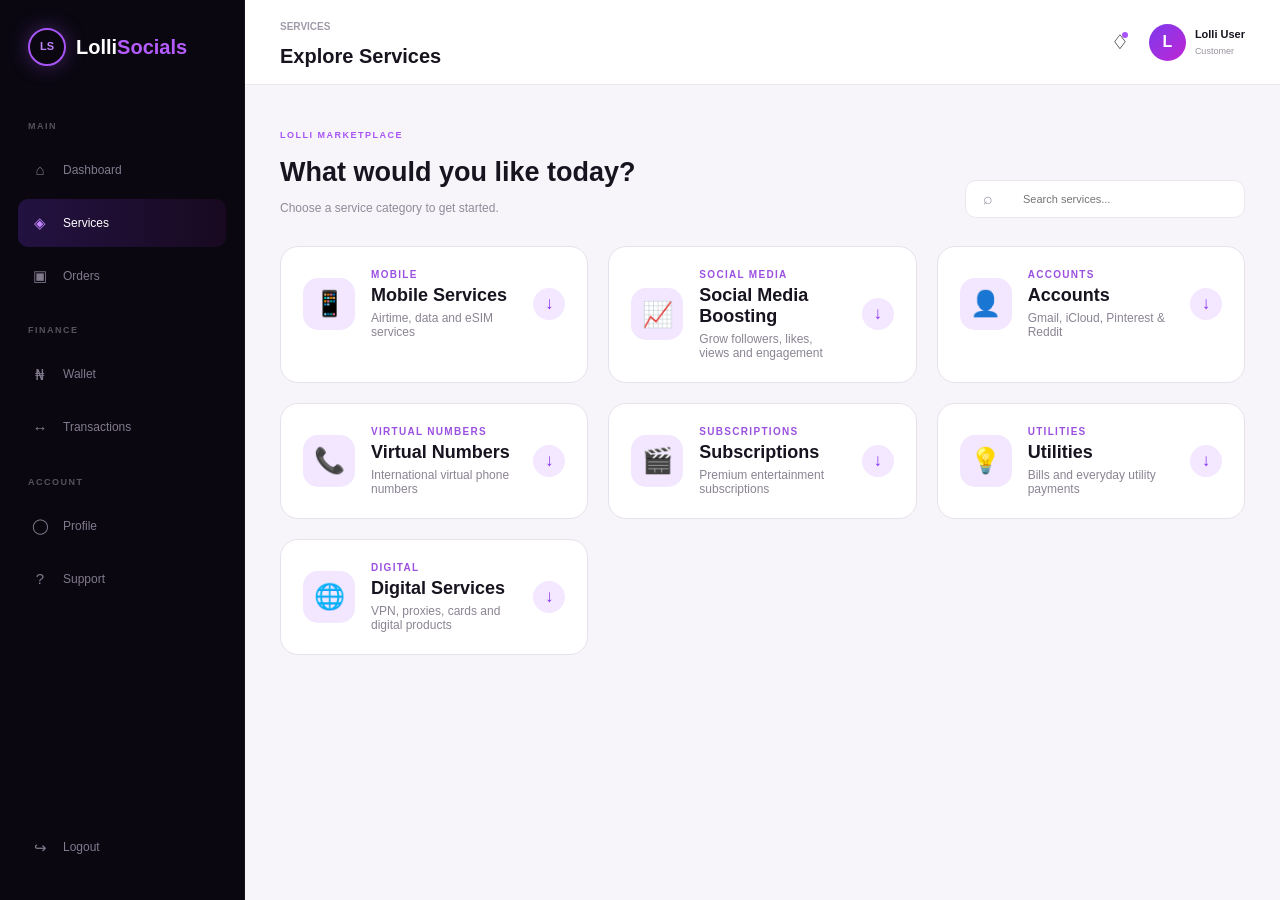
<file: pages/services.html>
<!DOCTYPE html>
<html lang="en">

<head>

    <meta charset="UTF-8">

    <meta
        name="viewport"
        content="width=device-width, initial-scale=1.0"
    >

    <title>Services — Lolli Socials</title>

    <link rel="stylesheet" href="../style.css">

    <style>

        /* =========================================
           SERVICE CATEGORY CARDS
        ========================================= */

        .service-sections {
            display: grid;
            grid-template-columns: repeat(3, 1fr);
            gap: 20px;
            margin-top: 28px;
        }

        .service-category-card {
            background: #ffffff;
            border: 1px solid #e6e1eb;
            border-radius: 18px;
            overflow: hidden;
            transition: 0.25s ease;
        }

        .service-category-card:hover {
            border-color: #a855f7;
            box-shadow: 0 10px 30px rgba(124, 58, 237, 0.08);
        }

        .service-category-header {
            width: 100%;
            border: none;
            background: transparent;
            padding: 22px;
            display: flex;
            align-items: center;
            gap: 16px;
            cursor: pointer;
            text-align: left;
        }

        .service-category-icon {
            width: 52px;
            height: 52px;
            min-width: 52px;
            border-radius: 15px;
            background: #f2e7ff;
            display: flex;
            align-items: center;
            justify-content: center;
            font-size: 25px;
        }

        .service-category-info {
            flex: 1;
        }

        .service-category-info span {
            display: block;
            color: #9b51e0;
            font-size: 10px;
            font-weight: 700;
            letter-spacing: 1.3px;
            margin-bottom: 5px;
        }

        .service-category-info h3 {
            margin: 0;
            color: #17131f;
            font-size: 18px;
        }

        .service-category-info p {
            margin: 5px 0 0;
            color: #8b8493;
            font-size: 12px;
        }

        .service-arrow {
            width: 32px;
            height: 32px;
            border-radius: 50%;
            background: #f3e8ff;
            color: #8b35ed;
            display: flex;
            align-items: center;
            justify-content: center;
            font-size: 17px;
            transition: 0.25s ease;
        }

        .service-category-card.open .service-arrow {
            transform: rotate(180deg);
            background: #8b35ed;
            color: white;
        }


        /* =========================================
           DROPDOWN SERVICES
        ========================================= */

        .service-dropdown {
            display: none;
            padding: 0 18px 18px;
        }

        .service-category-card.open .service-dropdown {
            display: block;
        }

        .service-option {
            width: 100%;
            border: 1px solid #eee9f3;
            background: #faf9fc;
            border-radius: 12px;
            padding: 14px;
            margin-top: 9px;

            display: flex;
            align-items: center;
            gap: 12px;

            cursor: pointer;
            text-align: left;

            transition: 0.2s ease;
        }

        .service-option:hover {
            border-color: #b36af5;
            background: #f8f0ff;
            transform: translateX(2px);
        }

        .service-option-icon {
            width: 38px;
            height: 38px;
            border-radius: 10px;
            background: #eee0ff;

            display: flex;
            align-items: center;
            justify-content: center;

            font-size: 18px;
        }

        .service-option-info {
            flex: 1;
        }

        .service-option-info strong {
            display: block;
            color: #201b27;
            font-size: 13px;
        }

        .service-option-info small {
            display: block;
            color: #918997;
            font-size: 11px;
            margin-top: 3px;
        }

        .service-option-price {
            color: #7c2ee8;
            font-size: 11px;
            font-weight: 700;
            white-space: nowrap;
        }

        .service-option-arrow {
            color: #9b51e0;
            font-size: 15px;
        }


        /* =========================================
           SEARCH
        ========================================= */

        .service-search {
            position: relative;
        }

        .service-search input {
            padding-left: 42px;
        }

        .service-search span {
            position: absolute;
            left: 17px;
            top: 50%;
            transform: translateY(-50%);
            z-index: 2;
        }


        /* =========================================
           EMPTY SEARCH
        ========================================= */

        .service-empty {
            display: none;
            text-align: center;
            padding: 70px 20px;
        }

        .service-empty div {
            font-size: 35px;
            margin-bottom: 10px;
        }


        /* =========================================
           MOBILE
        ========================================= */

        @media (max-width: 1000px) {

            .service-sections {
                grid-template-columns: repeat(2, 1fr);
            }

        }


        @media (max-width: 700px) {

            .service-sections {
                grid-template-columns: 1fr;
            }

        }

    </style>

</head>


<body class="dashboard-body">


    <!-- =========================================
         SIDEBAR
    ========================================= -->

    <aside class="sidebar">

        <div class="sidebar-logo">

            <a href="../index.html" class="logo">

                <span class="logo-icon">
                    LS
                </span>

                <span>
                    Lolli<span>Socials</span>
                </span>

            </a>

        </div>


        <nav class="sidebar-nav">

            <p class="nav-label">
                MAIN
            </p>


            <a href="dashboard.html">
                <span>⌂</span>
                Dashboard
            </a>


            <a href="services.html" class="active">
                <span>◈</span>
                Services
            </a>


            <a href="orders.html">
                <span>▣</span>
                Orders
            </a>


            <p class="nav-label">
                FINANCE
            </p>


            <a href="wallet.html">
                <span>₦</span>
                Wallet
            </a>


            <a href="transactions.html">
                <span>↔</span>
                Transactions
            </a>


            <p class="nav-label">
                ACCOUNT
            </p>


            <a href="profile.html">
                <span>◯</span>
                Profile
            </a>


            <a href="support.html">
                <span>?</span>
                Support
            </a>

        </nav>


        <div class="sidebar-bottom">

            <a href="../index.html">
                <span>↪</span>
                Logout
            </a>

        </div>

    </aside>



    <!-- =========================================
         MAIN
    ========================================= -->

    <main class="dashboard-main">


        <!-- HEADER -->

        <header class="dashboard-header">

            <div class="dashboard-title">

                <span>
                    SERVICES
                </span>

                <h1>
                    Explore Services
                </h1>

            </div>


            <div class="dashboard-actions">

                <button class="notification-btn">
                    ♢
                    <i></i>
                </button>


                <div class="dashboard-profile">

                    <div class="dashboard-avatar">
                        L
                    </div>


                    <div>

                        <b>
                            Lolli User
                        </b>

                        <small>
                            Customer
                        </small>

                    </div>

                </div>

            </div>

        </header>



        <!-- =========================================
             CONTENT
        ========================================= -->

        <div class="dashboard-content">


            <!-- INTRO -->

            <section class="service-market-heading">

                <div>

                    <span>
                        LOLLI MARKETPLACE
                    </span>

                    <h2>
                        What would you like today?
                    </h2>

                    <p>
                        Choose a service category to get started.
                    </p>

                </div>


                <!-- SEARCH -->

                <div class="service-search">

                    <span>
                        ⌕
                    </span>

                    <input
                        type="search"
                        id="serviceSearch"
                        placeholder="Search services..."
                    >

                </div>

            </section>



            <!-- =========================================
                 SERVICE CATEGORIES
            ========================================= -->

            <section
                class="service-sections"
                id="serviceSections"
            >


                <!-- =====================================
                     MOBILE
                ====================================== -->

                <article
                    class="service-category-card"
                    data-search="mobile airtime data esim"
                >

                    <button
                        class="service-category-header"
                        type="button"
                    >

                        <div class="service-category-icon">
                            📱
                        </div>


                        <div class="service-category-info">

                            <span>
                                MOBILE
                            </span>

                            <h3>
                                Mobile Services
                            </h3>

                            <p>
                                Airtime, data and eSIM services
                            </p>

                        </div>


                        <div class="service-arrow">
                            ↓
                        </div>

                    </button>


                    <div class="service-dropdown">


                        <button
                            class="service-option"
                            data-service="Airtime"
                            type="button"
                        >

                            <div class="service-option-icon">
                                📱
                            </div>

                            <div class="service-option-info">

                                <strong>
                                    Airtime
                                </strong>

                                <small>
                                    Recharge all supported networks
                                </small>

                            </div>

                            <span class="service-option-price">
                                From ₦100
                            </span>

                            <span class="service-option-arrow">
                                →
                            </span>

                        </button>



                        <button
                            class="service-option"
                            data-service="Data Bundles"
                            type="button"
                        >

                            <div class="service-option-icon">
                                📶
                            </div>

                            <div class="service-option-info">

                                <strong>
                                    Data Bundles
                                </strong>

                                <small>
                                    Internet data for supported networks
                                </small>

                            </div>

                            <span class="service-option-price">
                                From ₦200
                            </span>

                            <span class="service-option-arrow">
                                →
                            </span>

                        </button>



                        <button
                            class="service-option"
                            data-service="eSIM"
                            type="button"
                        >

                            <div class="service-option-icon">
                                ▣
                            </div>

                            <div class="service-option-info">

                                <strong>
                                    eSIM
                                </strong>

                                <small>
                                    Digital SIM services
                                </small>

                            </div>

                            <span class="service-option-price">
                                From ₦1,000
                            </span>

                            <span class="service-option-arrow">
                                →
                            </span>

                        </button>


                    </div>

                </article>



                <!-- =====================================
                     SOCIAL MEDIA BOOSTING
                ====================================== -->

                <article
                    class="service-category-card"
                    data-search="social media boosting instagram tiktok youtube facebook telegram twitter x followers likes views comments shares subscribers"
                >

                    <button
                        class="service-category-header"
                        type="button"
                    >

                        <div class="service-category-icon">
                            📈
                        </div>


                        <div class="service-category-info">

                            <span>
                                SOCIAL MEDIA
                            </span>

                            <h3>
                                Social Media Boosting
                            </h3>

                            <p>
                                Grow followers, likes, views and engagement
                            </p>

                        </div>


                        <div class="service-arrow">
                            ↓
                        </div>

                    </button>


                    <div class="service-dropdown">


                        <button
                            class="service-option"
                            data-service="Instagram Followers"
                            type="button"
                        >

                            <div class="service-option-icon">
                                📸
                            </div>

                            <div class="service-option-info">

                                <strong>
                                    Instagram Followers
                                </strong>

                                <small>
                                    Instagram audience growth
                                </small>

                            </div>

                            <span class="service-option-price">
                                From ₦500
                            </span>

                            <span class="service-option-arrow">
                                →
                            </span>

                        </button>



                        <button
                            class="service-option"
                            data-service="Instagram Likes"
                            type="button"
                        >

                            <div class="service-option-icon">
                                ❤️
                            </div>

                            <div class="service-option-info">

                                <strong>
                                    Instagram Likes
                                </strong>

                                <small>
                                    Post engagement
                                </small>

                            </div>

                            <span class="service-option-price">
                                From ₦300
                            </span>

                            <span class="service-option-arrow">
                                →
                            </span>

                        </button>



                        <button
                            class="service-option"
                            data-service="Instagram Views"
                            type="button"
                        >

                            <div class="service-option-icon">
                                ▶️
                            </div>

                            <div class="service-option-info">

                                <strong>
                                    Instagram Views
                                </strong>

                                <small>
                                    Reels and video views
                                </small>

                            </div>

                            <span class="service-option-price">
                                From ₦300
                            </span>

                            <span class="service-option-arrow">
                                →
                            </span>

                        </button>



                        <button
                            class="service-option"
                            data-service="TikTok Followers"
                            type="button"
                        >

                            <div class="service-option-icon">
                                🎵
                            </div>

                            <div class="service-option-info">

                                <strong>
                                    TikTok Followers
                                </strong>

                                <small>
                                    Grow your TikTok audience
                                </small>

                            </div>

                            <span class="service-option-price">
                                From ₦500
                            </span>

                            <span class="service-option-arrow">
                                →
                            </span>

                        </button>



                        <button
                            class="service-option"
                            data-service="TikTok Likes"
                            type="button"
                        >

                            <div class="service-option-icon">
                                ❤️
                            </div>

                            <div class="service-option-info">

                                <strong>
                                    TikTok Likes
                                </strong>

                                <small>
                                    TikTok engagement
                                </small>

                            </div>

                            <span class="service-option-price">
                                From ₦300
                            </span>

                            <span class="service-option-arrow">
                                →
                            </span>

                        </button>



                        <button
                            class="service-option"
                            data-service="TikTok Views"
                            type="button"
                        >

                            <div class="service-option-icon">
                                👁️
                            </div>

                            <div class="service-option-info">

                                <strong>
                                    TikTok Views
                                </strong>

                                <small>
                                    Video views
                                </small>

                            </div>

                            <span class="service-option-price">
                                From ₦300
                            </span>

                            <span class="service-option-arrow">
                                →
                            </span>

                        </button>



                        <button
                            class="service-option"
                            data-service="TikTok Shares"
                            type="button"
                        >

                            <div class="service-option-icon">
                                🔄
                            </div>

                            <div class="service-option-info">

                                <strong>
                                    TikTok Shares
                                </strong>

                                <small>
                                    Content shares
                                </small>

                            </div>

                            <span class="service-option-price">
                                From ₦300
                            </span>

                            <span class="service-option-arrow">
                                →
                            </span>

                        </button>



                        <button
                            class="service-option"
                            data-service="YouTube Subscribers"
                            type="button"
                        >

                            <div class="service-option-icon">
                                ▶️
                            </div>

                            <div class="service-option-info">

                                <strong>
                                    YouTube Subscribers
                                </strong>

                                <small>
                                    Channel audience growth
                                </small>

                            </div>

                            <span class="service-option-price">
                                From ₦1,000
                            </span>

                            <span class="service-option-arrow">
                                →
                            </span>

                        </button>



                        <button
                            class="service-option"
                            data-service="YouTube Views"
                            type="button"
                        >

                            <div class="service-option-icon">
                                📺
                            </div>

                            <div class="service-option-info">

                                <strong>
                                    YouTube Views
                                </strong>

                                <small>
                                    Video views
                                </small>

                            </div>

                            <span class="service-option-price">
                                From ₦500
                            </span>

                            <span class="service-option-arrow">
                                →
                            </span>

                        </button>



                        <button
                            class="service-option"
                            data-service="YouTube Likes"
                            type="button"
                        >

                            <div class="service-option-icon">
                                👍
                            </div>

                            <div class="service-option-info">

                                <strong>
                                    YouTube Likes
                                </strong>

                                <small>
                                    Video engagement
                                </small>

                            </div>

                            <span class="service-option-price">
                                From ₦400
                            </span>

                            <span class="service-option-arrow">
                                →
                            </span>

                        </button>



                        <button
                            class="service-option"
                            data-service="Facebook Followers"
                            type="button"
                        >

                            <div class="service-option-icon">
                                f
                            </div>

                            <div class="service-option-info">

                                <strong>
                                    Facebook Followers
                                </strong>

                                <small>
                                    Facebook audience growth
                                </small>

                            </div>

                            <span class="service-option-price">
                                From ₦500
                            </span>

                            <span class="service-option-arrow">
                                →
                            </span>

                        </button>



                        <button
                            class="service-option"
                            data-service="Telegram Members"
                            type="button"
                        >

                            <div class="service-option-icon">
                                ✈️
                            </div>

                            <div class="service-option-info">

                                <strong>
                                    Telegram Members
                                </strong>

                                <small>
                                    Grow your Telegram community
                                </small>

                            </div>

                            <span class="service-option-price">
                                From ₦500
                            </span>

                            <span class="service-option-arrow">
                                →
                            </span>

                        </button>



                        <button
                            class="service-option"
                            data-service="X Followers"
                            type="button"
                        >

                            <div class="service-option-icon">
                                𝕏
                            </div>

                            <div class="service-option-info">

                                <strong>
                                    X Followers
                                </strong>

                                <small>
                                    Grow your audience on X
                                </small>

                            </div>

                            <span class="service-option-price">
                                From ₦500
                            </span>

                            <span class="service-option-arrow">
                                →
                            </span>

                        </button>


                    </div>

                </article>

             <!-- ======================================
     ACCOUNTS
====================================== -->

<article
    class="service-category-card"
    data-search="Accounts, Reddit, iCloud, Gmail, Pinterest"
>

    <button
        class="service-category-header"
        type="button"
    >

        <div class="service-category-icon">
            👤
        </div>

        <div class="service-category-info">

            <span>
                ACCOUNTS
            </span>

            <h3>
                Accounts
            </h3>

            <p>
                Gmail, iCloud, Pinterest & Reddit
            </p>

        </div>

        <div class="service-arrow">
            ↓
        </div>

    </button>


    <div class="service-dropdown">

        <!-- GMAIL -->

        <button
            class="service-option"
            data-service="Gmail"
            type="button"
        >

            <div class="service-option-icon">
                G
            </div>

            <div class="service-option-info">

                <strong>
                    Gmail
                </strong>

                <small>
                    Age Foreign IP Gmail account creation
                </small>

            </div>

            <span class="service-option-price">
                From ₦1,000
            </span>

            <span class="service-option-arrow">
                →
            </span>

        </button>


        <!-- ICLOUD -->

        <button
            class="service-option"
            data-service="iCloud"
            type="button"
        >

            <div class="service-option-icon">
                ☁️
            </div>

            <div class="service-option-info">

                <strong>
                    iCloud
                </strong>

                <small>
                    Foreign IP created iCloud account
                </small>

            </div>

            <span class="service-option-price">
                From ₦500
            </span>

            <span class="service-option-arrow">
                →
            </span>

        </button>


        <!-- PINTEREST -->

        <button
            class="service-option"
            data-service="Pinterest"
            type="button"
        >

            <div class="service-option-icon">
                P
            </div>

            <div class="service-option-info">

                <strong>
                    Pinterest
                </strong>

                <small>
                    Pinterest account services
                </small>

            </div>

            <span class="service-option-price">
                From ₦700
            </span>

            <span class="service-option-arrow">
                →
            </span>

        </button>


        <!-- REDDIT -->

        <button
            class="service-option"
            data-service="Reddit"
            type="button"
        >

            <div class="service-option-icon">
                R
            </div>

            <div class="service-option-info">

                <strong>
                    Reddit
                </strong>

                <small>
                    Reddit account services
                </small>

            </div>

            <span class="service-option-price">
                From ₦700
            </span>

            <span class="service-option-arrow">
                →
            </span>

        </button>

    </div>

</article>

                <!-- =====================================
                     VIRTUAL NUMBERS
                ====================================== -->

                <article
                    class="service-category-card"
                    data-search="virtual numbers phone numbers usa uk canada nigeria international"
                >

                    <button
                        class="service-category-header"
                        type="button"
                    >

                        <div class="service-category-icon">
                            📞
                        </div>


                        <div class="service-category-info">

                            <span>
                                VIRTUAL NUMBERS
                            </span>

                            <h3>
                                Virtual Numbers
                            </h3>

                            <p>
                                International virtual phone numbers
                            </p>

                        </div>


                        <div class="service-arrow">
                            ↓
                        </div>

                    </button>


                    <div class="service-dropdown">


                        <button
                            class="service-option"
                            data-service="USA Virtual Number"
                            type="button"
                        >

                            <div class="service-option-icon">
                                🇺🇸
                            </div>

                            <div class="service-option-info">

                                <strong>
                                    USA Virtual Number
                                </strong>

                                <small>
                                    Virtual US phone number
                                </small>

                            </div>

                            <span class="service-option-price">
                                From ₦2,000
                            </span>

                            <span class="service-option-arrow">
                                →
                            </span>

                        </button>



                        <button
                            class="service-option"
                            data-service="UK Virtual Number"
                            type="button"
                        >

                            <div class="service-option-icon">
                                🇬🇧
                            </div>

                            <div class="service-option-info">

                                <strong>
                                    UK Virtual Number
                                </strong>

                                <small>
                                    Virtual UK phone number
                                </small>

                            </div>

                            <span class="service-option-price">
                                From ₦2,000
                            </span>

                            <span class="service-option-arrow">
                                →
                            </span>

                        </button>



                        <button
                            class="service-option"
                            data-service="Canada Virtual Number"
                            type="button"
                        >

                            <div class="service-option-icon">
                                🇨🇦
                            </div>

                            <div class="service-option-info">

                                <strong>
                                    Canada Virtual Number
                                </strong>

                                <small>
                                    Virtual Canadian number
                                </small>

                            </div>

                            <span class="service-option-price">
                                From ₦2,000
                            </span>

                            <span class="service-option-arrow">
                                →
                            </span>

                        </button>



                        <button
                            class="service-option"
                            data-service="Nigeria Virtual Number"
                            type="button"
                        >

                            <div class="service-option-icon">
                                🇳🇬
                            </div>

                            <div class="service-option-info">

                                <strong>
                                    Nigeria Virtual Number
                                </strong>

                                <small>
                                    Virtual Nigerian number
                                </small>

                            </div>

                            <span class="service-option-price">
                                From ₦1,500
                            </span>

                            <span class="service-option-arrow">
                                →
                            </span>

                        </button>



                        <button
                            class="service-option"
                            data-service="International Virtual Numbers"
                            type="button"
                        >

                            <div class="service-option-icon">
                                🌍
                            </div>

                            <div class="service-option-info">

                                <strong>
                                    International Numbers
                                </strong>

                                <small>
                                    Browse supported countries
                                </small>

                            </div>

                            <span class="service-option-price">
                                From ₦2,000
                            </span>

                            <span class="service-option-arrow">
                                →
                            </span>

                        </button>


                    </div>

                </article>



                <!-- =====================================
                     SUBSCRIPTIONS
                ====================================== -->

                <article
                    class="service-category-card"
                    data-search="subscriptions netflix spotify apple music youtube premium"
                >

                    <button
                        class="service-category-header"
                        type="button"
                    >

                        <div class="service-category-icon">
                            🎬
                        </div>


                        <div class="service-category-info">

                            <span>
                                SUBSCRIPTIONS
                            </span>

                            <h3>
                                Subscriptions
                            </h3>

                            <p>
                                Premium entertainment subscriptions
                            </p>

                        </div>


                        <div class="service-arrow">
                            ↓
                        </div>

                    </button>


                    <div class="service-dropdown">


                        <button
                            class="service-option"
                            data-service="Netflix"
                            type="button"
                        >

                            <div class="service-option-icon">
                                N
                            </div>

                            <div class="service-option-info">

                                <strong>
                                    Netflix
                                </strong>

                                <small>
                                    Premium streaming
                                </small>

                            </div>

                            <span class="service-option-price">
                                From ₦1,500
                            </span>

                            <span class="service-option-arrow">
                                →
                            </span>

                        </button>



                        <button
                            class="service-option"
                            data-service="Spotify"
                            type="button"
                        >

                            <div class="service-option-icon">
                                ●
                            </div>

                            <div class="service-option-info">

                                <strong>
                                    Spotify
                                </strong>

                                <small>
                                    Premium music
                                </small>

                            </div>

                            <span class="service-option-price">
                                From ₦900
                            </span>

                            <span class="service-option-arrow">
                                →
                            </span>

                        </button>



                        <button
                            class="service-option"
                            data-service="Apple Music"
                            type="button"
                        >

                            <div class="service-option-icon">
                                ♪
                            </div>

                            <div class="service-option-info">

                                <strong>
                                    Apple Music
                                </strong>

                                <small>
                                    Music subscription
                                </small>

                            </div>

                            <span class="service-option-price">
                                From ₦1,200
                            </span>

                            <span class="service-option-arrow">
                                →
                            </span>

                        </button>



                        <button
                            class="service-option"
                            data-service="YouTube Premium"
                            type="button"
                        >

                            <div class="service-option-icon">
                                ▶
                            </div>

                            <div class="service-option-info">

                                <strong>
                                    YouTube Premium
                                </strong>

                                <small>
                                    Premium YouTube experience
                                </small>

                            </div>

                            <span class="service-option-price">
                                From ₦1,500
                            </span>

                            <span class="service-option-arrow">
                                →
                            </span>

                        </button>


                    </div>

                </article>



                <!-- =====================================
                     UTILITIES
                ====================================== -->

                <article
                    class="service-category-card"
                    data-search="utilities cable tv dstv gotv electricity power bills"
                >

                    <button
                        class="service-category-header"
                        type="button"
                    >

                        <div class="service-category-icon">
                            💡
                        </div>


                        <div class="service-category-info">

                            <span>
                                UTILITIES
                            </span>

                            <h3>
                                Utilities
                            </h3>

                            <p>
                                Bills and everyday utility payments
                            </p>

                        </div>


                        <div class="service-arrow">
                            ↓
                        </div>

                    </button>


                    <div class="service-dropdown">


                        <button
                            class="service-option"
                            data-service="Cable TV"
                            type="button"
                        >

                            <div class="service-option-icon">
                                📺
                            </div>

                            <div class="service-option-info">

                                <strong>
                                    Cable TV
                                </strong>

                                <small>
                                    DSTV, GOtv and supported providers
                                </small>

                            </div>

                            <span class="service-option-price">
                                From ₦1,000
                            </span>

                            <span class="service-option-arrow">
                                →
                            </span>

                        </button>



                        <button
                            class="service-option"
                            data-service="Electricity"
                            type="button"
                        >

                            <div class="service-option-icon">
                                💡
                            </div>

                            <div class="service-option-info">

                                <strong>
                                    Electricity
                                </strong>

                                <small>
                                    Electricity bill payments
                                </small>

                            </div>

                            <span class="service-option-price">
                                From ₦500
                            </span>

                            <span class="service-option-arrow">
                                →
                            </span>

                        </button>


                    </div>

                </article>


             
                <!-- =====================================
                     DIGITAL
                ====================================== -->

                <article
                    class="service-category-card"
                    data-search="digital vpn virtual cards gift cards proxies proxy"
                >

                    <button
                        class="service-category-header"
                        type="button"
                    >

                        <div class="service-category-icon">
                            🌐
                        </div>


                        <div class="service-category-info">

                            <span>
                                DIGITAL
                            </span>

                            <h3>
                                Digital Services
                            </h3>

                            <p>
                                VPN, proxies, cards and digital products
                            </p>

                        </div>


                        <div class="service-arrow">
                            ↓
                        </div>

                    </button>


                    <div class="service-dropdown">


                        <button
                            class="service-option"
                            data-service="VPN"
                            type="button"
                        >

                            <div class="service-option-icon">
                                🛡️
                            </div>

                            <div class="service-option-info">

                                <strong>
                                    VPN
                                </strong>

                                <small>
                                    Secure VPN services
                                </small>

                            </div>

                            <span class="service-option-price">
                                From ₦2,000
                            </span>

                            <span class="service-option-arrow">
                                →
                            </span>

                        </button>



                        <!-- PROXIES -->

                        <button
                            class="service-option"
                            data-service="Proxies"
                            type="button"
                        >

                            <div class="service-option-icon">
                                🌐
                            </div>

                            <div class="service-option-info">

                                <strong>
                                    Proxies
                                </strong>

                                <small>
                                    Residential, mobile and datacenter proxies
                                </small>

                            </div>

                            <span class="service-option-price">
                                From ₦1,000
                            </span>

                            <span class="service-option-arrow">
                                →
                            </span>

                        </button>



                        <button
                            class="service-option"
                            data-service="Virtual Cards"
                            type="button"
                        >

                            <div class="service-option-icon">
                                ▤
                            </div>

                            <div class="service-option-info">

                                <strong>
                                    Virtual Cards
                                </strong>

                                <small>
                                    Virtual payment card services
                                </small>

                            </div>

                            <span class="service-option-price">
                                From ₦1,000
                            </span>

                            <span class="service-option-arrow">
                                →
                            </span>

                        </button>



                        <button
                            class="service-option"
                            data-service="Gift Cards"
                            type="button"
                        >

                            <div class="service-option-icon">
                                🎁
                            </div>

                            <div class="service-option-info">

                                <strong>
                                    Gift Cards
                                </strong>

                                <small>
                                    Supported digital gift cards
                                </small>

                            </div>

                            <span class="service-option-price">
                                From ₦1,000
                            </span>

                            <span class="service-option-arrow">
                                →
                            </span>

                        </button>


                    </div>

                </article>


            </section>



            <!-- EMPTY SEARCH -->

            <div
                class="service-empty"
                id="serviceEmpty"
            >

                <div>
                    ⌕
                </div>

                <h3>
                    No services found
                </h3>

                <p>
                    Try searching for another service.
                </p>

            </div>


        </div>

    </main>

 

    <!-- =========================================
         SERVICE MODAL
    ========================================= -->

    <div
        class="service-modal"
        id="serviceModal"
    >

        <div class="service-modal-box">

            <button
                class="modal-close"
                id="modalClose"
            >
                ×
            </button>


            <span>
                SERVICE
            </span>


            <h2 id="modalServiceName">
                Service
            </h2>


            <p>
                Service purchase interface.
                API integration will be added later.
            </p>


            <div class="modal-form">

                <label>
                    Enter required details
                </label>


                <input
                    type="text"
                    id="serviceDetails"
                    placeholder="Enter details"
                >


                <label>
                    Select plan
                </label>


                <select id="servicePlan">

                    <option>
                        Basic — ₦1,000
                    </option>

                    <option>
                        Standard — ₦2,000
                    </option>

                    <option>
                        Premium — ₦5,000
                    </option>

                </select>


                <button class="auth-btn">
                    Continue
                </button>

            </div>

        </div>

    </div>



    <!-- =========================================
         JAVASCRIPT
    ========================================= -->

    <script>

        /*
        ============================================
        CATEGORY DROPDOWN
        ============================================
        */

        const categoryHeaders =
            document.querySelectorAll(
                ".service-category-header"
            );


        categoryHeaders.forEach(header => {

            header.addEventListener(
                "click",
                function () {

                    const card =
                        this.closest(
                            ".service-category-card"
                        );


                    /*
                    Close other categories
                    */

                    document
                        .querySelectorAll(
                            ".service-category-card"
                        )
                        .forEach(otherCard => {

                            if (otherCard !== card) {

                                otherCard.classList.remove(
                                    "open"
                                );

                            }

                        });


                    /*
                    Toggle clicked category
                    */

                    card.classList.toggle("open");

                }

            );

        });



        /*
        ============================================
        SERVICE SEARCH
        ============================================
        */

        const searchInput =
            document.getElementById(
                "serviceSearch"
            );


        const serviceCards =
            document.querySelectorAll(
                ".service-category-card"
            );


        const emptyMessage =
            document.getElementById(
                "serviceEmpty"
            );


        searchInput.addEventListener(
            "input",
            function () {

                const search =
                    this.value
                        .toLowerCase()
                        .trim();


                let found = false;


                serviceCards.forEach(card => {

                    const searchableText =
                        card.dataset.search
                            .toLowerCase();


                    if (
                        search === "" ||
                        searchableText.includes(search)
                    ) {

                        card.style.display = "";

                        found = true;

                    } else {

                        card.style.display = "none";

                    }

                });


                if (found) {

                    emptyMessage.style.display =
                        "none";

                } else {

                    emptyMessage.style.display =
                        "block";

                }

            }

        );



        /*
        ============================================
        SERVICE MODAL
        ============================================
        */

        const modal =
            document.getElementById(
                "serviceModal"
            );


        const modalName =
            document.getElementById(
                "modalServiceName"
            );


        const modalClose =
            document.getElementById(
                "modalClose"
            );


        const serviceOptions =
            document.querySelectorAll(
                ".service-option"
            );


        serviceOptions.forEach(option => {

            option.addEventListener(
                "click",
                function () {

                    const service =
                        this.dataset.service;


                    modalName.textContent =
                        service;


                    modal.classList.add(
                        "show"
                    );

                }

            );

        });



        /*
        Close modal
        */

        modalClose.addEventListener(
            "click",
            function () {

                modal.classList.remove(
                    "show"
                );

            }
        );


        /*
        Close when clicking outside
        */

        modal.addEventListener(
            "click",
            function (event) {

                if (
                    event.target === modal
                ) {

                    modal.classList.remove(
                        "show"
                    );

                }

            }
        );


    </script>


</body>

</html>
</file>
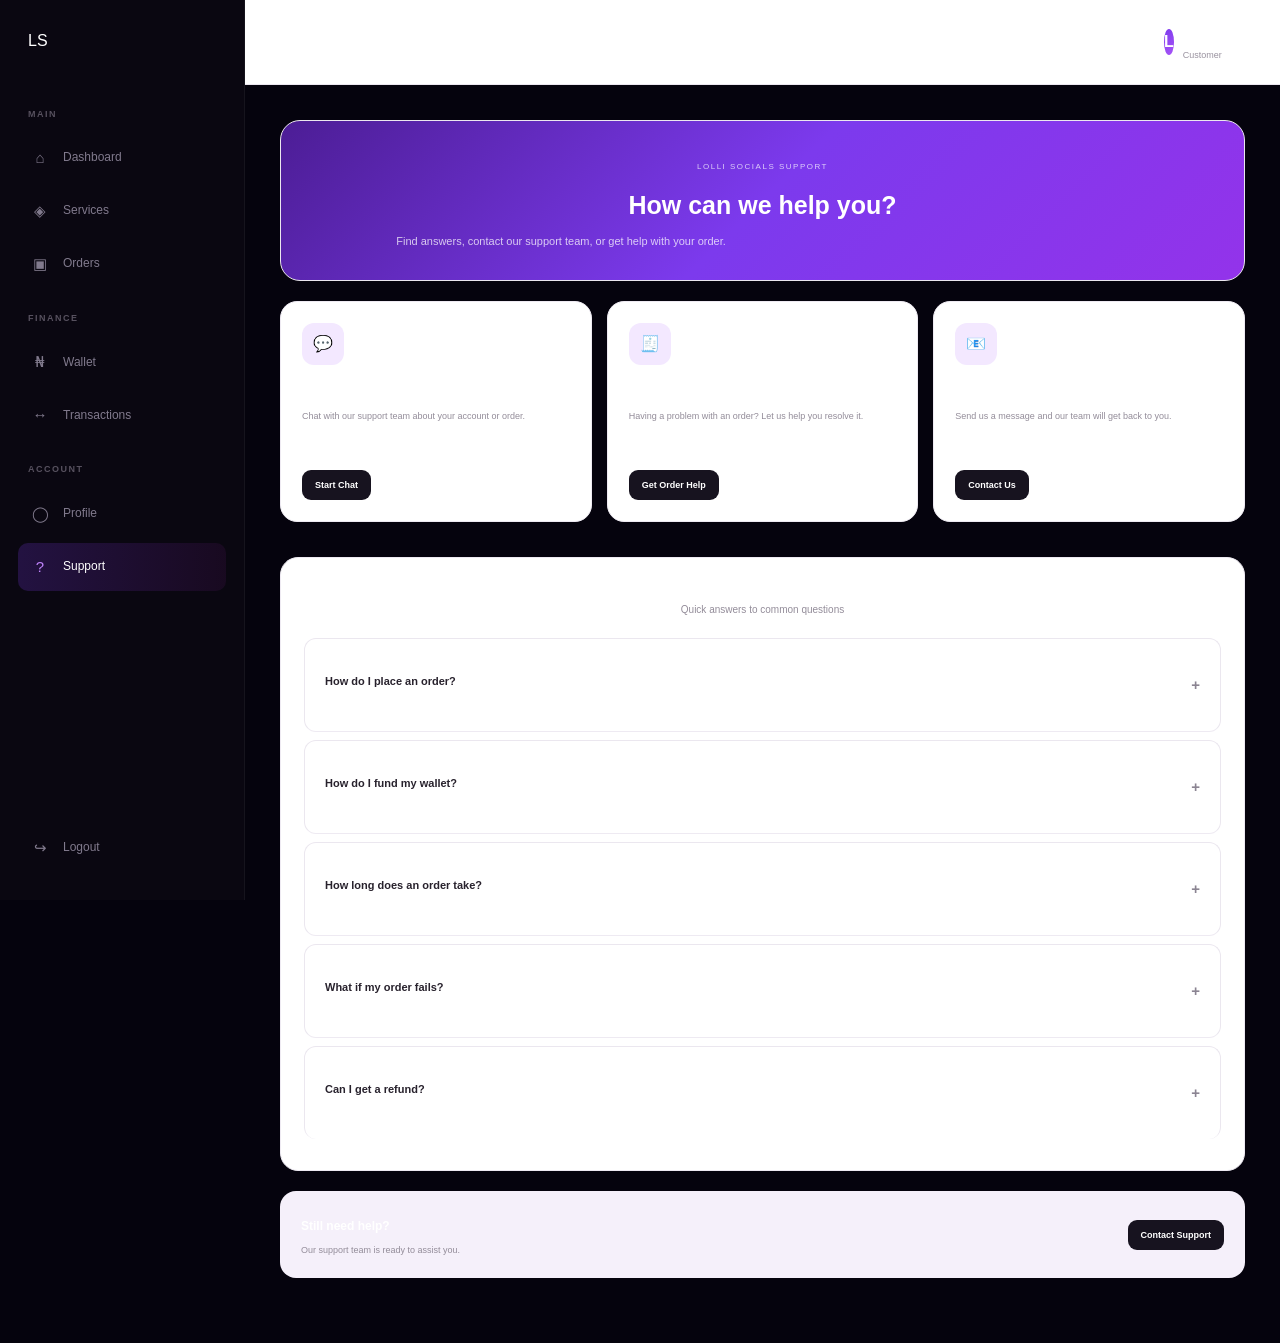
<file: pages/support.html>
<!DOCTYPE html>
<html lang="en">

<head>

    <meta charset="UTF-8">

    <meta name="viewport"
          content="width=device-width, initial-scale=1.0">

    <title>Support — Lolli Socials</title>

    <link rel="stylesheet" href="../style.css">

</head>

<body>

<div class="dashboard-layout">


    <!-- SIDEBAR -->

    <aside class="sidebar">

        <div class="sidebar-logo">

            <div class="logo-circle">
                LS
            </div>

        </div>


        <nav class="sidebar-nav">

            <div class="nav-label">
                MAIN
            </div>


            <a href="dashboard.html">
                <span>⌂</span>
                Dashboard
            </a>


            <a href="services.html">
                <span>◈</span>
                Services
            </a>


            <a href="orders.html">
                <span>▣</span>
                Orders
            </a>


            <div class="nav-label">
                FINANCE
            </div>


            <a href="wallet.html">
                <span>₦</span>
                Wallet
            </a>


            <a href="transactions.html">
                <span>↔</span>
                Transactions
            </a>


            <div class="nav-label">
                ACCOUNT
            </div>


            <a href="profile.html">
                <span>◯</span>
                Profile
            </a>


            <a href="support.html" class="active">
                <span>?</span>
                Support
            </a>

        </nav>


        <div class="sidebar-bottom">

            <a href="../index.html">
                <span>↪</span>
                Logout
            </a>

        </div>

    </aside>



    <!-- MAIN -->

    <main class="dashboard-main">


        <!-- HEADER -->

        <header class="dashboard-header">

            <div class="dashboard-title">

                <button class="dashboard-menu">
                    ☰
                </button>

                <div>

                    <h1>
                        Support
                    </h1>

                    <span>
                        We're here to help
                    </span>

                </div>

            </div>


            <div class="dashboard-profile">

                <div class="profile-mini-avatar">
                    L
                </div>

                <div>

                    <strong>
                        Lollipop
                    </strong>

                    <small>
                        Customer
                    </small>

                </div>

            </div>

        </header>



        <!-- CONTENT -->

        <section class="dashboard-content">


            <!-- SUPPORT HERO -->

            <div class="support-hero">

                <div>

                    <span class="support-small">
                        LOLLI SOCIALS SUPPORT
                    </span>

                    <h2>
                        How can we help you?
                    </h2>

                    <p>
                        Find answers, contact our support team,
                        or get help with your order.
                    </p>

                </div>

            </div>



            <!-- SUPPORT OPTIONS -->

            <div class="support-grid">


                <div class="support-card">

                    <div class="support-card-icon">
                        💬
                    </div>

                    <h3>
                        Live Support
                    </h3>

                    <p>
                        Chat with our support team
                        about your account or order.
                    </p>

                    <button>
                        Start Chat
                    </button>

                </div>



                <div class="support-card">

                    <div class="support-card-icon">
                        🧾
                    </div>

                    <h3>
                        Order Help
                    </h3>

                    <p>
                        Having a problem with an order?
                        Let us help you resolve it.
                    </p>

                    <button>
                        Get Order Help
                    </button>

                </div>



                <div class="support-card">

                    <div class="support-card-icon">
                        📧
                    </div>

                    <h3>
                        Email Support
                    </h3>

                    <p>
                        Send us a message and our team
                        will get back to you.
                    </p>

                    <button>
                        Contact Us
                    </button>

                </div>


            </div>



            <!-- FAQ -->

            <div class="profile-section faq-section">

                <div class="section-heading">

                    <div>

                        <h2>
                            Frequently Asked Questions
                        </h2>

                        <p>
                            Quick answers to common questions
                        </p>

                    </div>

                </div>



                <div class="faq-list">


                    <details>

                        <summary>
                            How do I place an order?
                            <span>+</span>
                        </summary>

                        <p>
                            Go to Services, choose the service
                            you need, enter the required details,
                            and complete your order.
                        </p>

                    </details>



                    <details>

                        <summary>
                            How do I fund my wallet?
                            <span>+</span>
                        </summary>

                        <p>
                            Open Wallet and select your preferred
                            funding method. Payment options will
                            be connected to the backend later.
                        </p>

                    </details>



                    <details>

                        <summary>
                            How long does an order take?
                            <span>+</span>
                        </summary>

                        <p>
                            Delivery time depends on the service
                            you purchase. You can track your order
                            from the Orders page.
                        </p>

                    </details>



                    <details>

                        <summary>
                            What if my order fails?
                            <span>+</span>
                        </summary>

                        <p>
                            Contact support with your order ID.
                            Failed orders can be reviewed and
                            handled by the support team.
                        </p>

                    </details>



                    <details>

                        <summary>
                            Can I get a refund?
                            <span>+</span>
                        </summary>

                        <p>
                            Refund eligibility depends on the
                            specific service and order status.
                            Contact support for assistance.
                        </p>

                    </details>


                </div>

            </div>



            <!-- CONTACT -->

            <div class="support-contact">

                <div>

                    <strong>
                        Still need help?
                    </strong>

                    <p>
                        Our support team is ready to assist you.
                    </p>

                </div>

                <button>
                    Contact Support
                </button>

            </div>


        </section>

    </main>

</div>


<script src="../script.js"></script>

</body>

</html>
</file>
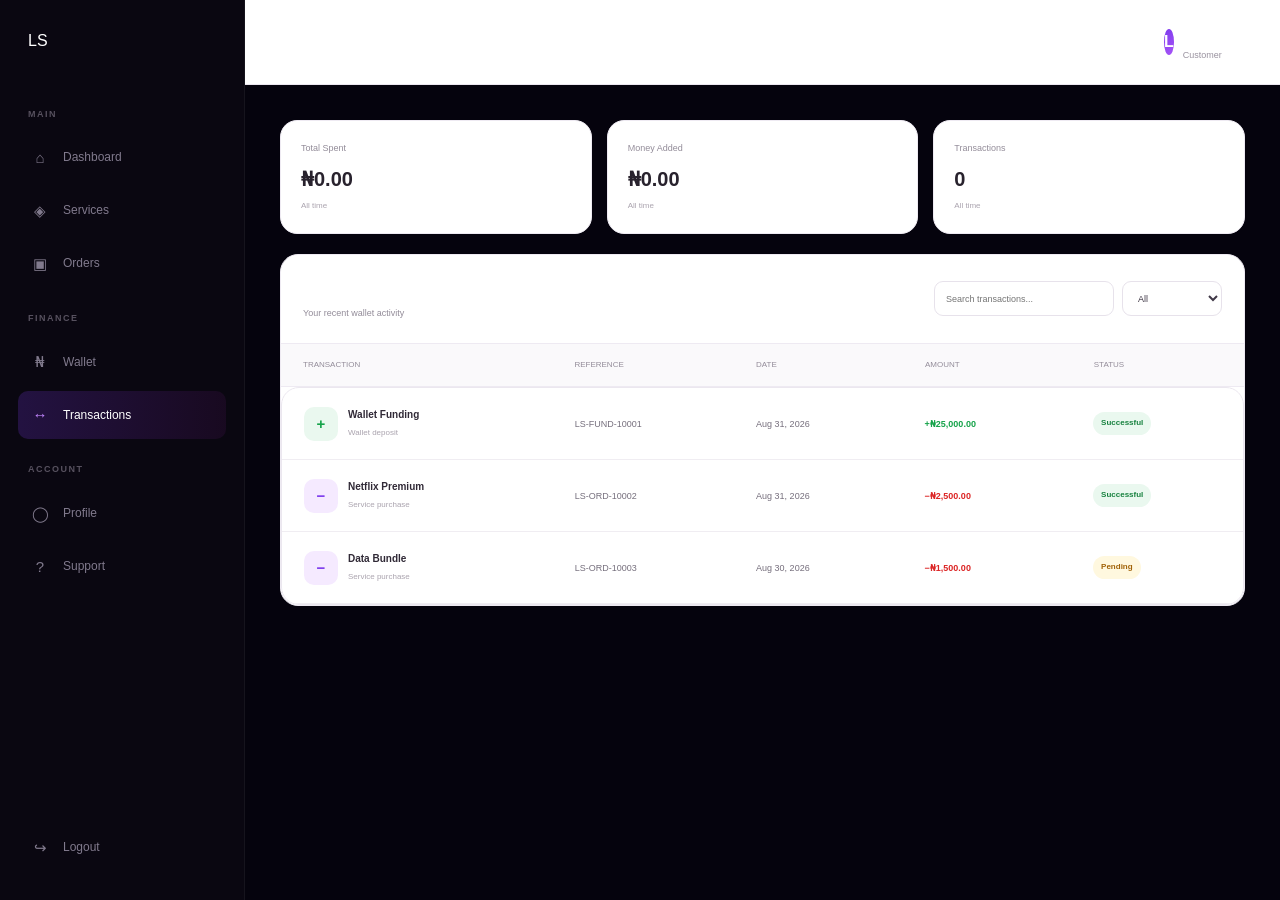
<file: pages/transactions.html>
<!DOCTYPE html>
<html lang="en">

<head>
    <meta charset="UTF-8">
    <meta name="viewport" content="width=device-width, initial-scale=1.0">

    <title>Transactions — Lolli Socials</title>

    <link rel="stylesheet" href="../style.css">
</head>

<body>

<div class="dashboard-layout">

    <!-- SIDEBAR -->
    <aside class="sidebar">

        <div class="sidebar-logo">
            <div class="logo-circle">LS</div>
        </div>

        <nav class="sidebar-nav">

            <div class="nav-label">MAIN</div>

            <a href="dashboard.html">
                <span>⌂</span>
                Dashboard
            </a>

            <a href="services.html">
                <span>◈</span>
                Services
            </a>

            <a href="orders.html">
                <span>▣</span>
                Orders
            </a>

            <div class="nav-label">FINANCE</div>

            <a href="wallet.html">
                <span>₦</span>
                Wallet
            </a>

            <a href="transactions.html" class="active">
                <span>↔</span>
                Transactions
            </a>

            <div class="nav-label">ACCOUNT</div>

            <a href="profile.html">
                <span>◯</span>
                Profile
            </a>

            <a href="support.html">
                <span>?</span>
                Support
            </a>

        </nav>

        <div class="sidebar-bottom">

            <a href="../index.html">
                <span>↪</span>
                Logout
            </a>

        </div>

    </aside>


    <!-- MAIN -->
    <main class="dashboard-main">

        <header class="dashboard-header">

            <div class="dashboard-title">

                <button class="dashboard-menu">
                    ☰
                </button>

                <div>
                    <h1>Transactions</h1>
                    <span>View your wallet activity</span>
                </div>

            </div>


            <div class="dashboard-profile">

                <div class="profile-mini-avatar">
                    L
                </div>

                <div>
                    <strong>Lollipop</strong>
                    <small>Customer</small>
                </div>

            </div>

        </header>


        <section class="dashboard-content">


            <!-- SUMMARY -->

            <div class="transaction-summary">

                <div class="transaction-summary-card">

                    <span>Total Spent</span>

                    <strong>₦0.00</strong>

                    <small>All time</small>

                </div>


                <div class="transaction-summary-card">

                    <span>Money Added</span>

                    <strong>₦0.00</strong>

                    <small>All time</small>

                </div>


                <div class="transaction-summary-card">

                    <span>Transactions</span>

                    <strong>0</strong>

                    <small>All time</small>

                </div>

            </div>


            <!-- TRANSACTIONS -->

            <div class="transactions-panel">

                <div class="transactions-header">

                    <div>

                        <h2>Transaction History</h2>

                        <p>
                            Your recent wallet activity
                        </p>

                    </div>


                    <div class="transaction-controls">

                        <input
                            type="text"
                            id="transactionSearch"
                            placeholder="Search transactions..."
                        >

                        <select id="transactionFilter">

                            <option value="all">
                                All
                            </option>

                            <option value="credit">
                                Money Added
                            </option>

                            <option value="debit">
                                Payments
                            </option>

                        </select>

                    </div>

                </div>


                <!-- TABLE HEADER -->

                <div class="transaction-table-head">

                    <span>Transaction</span>

                    <span>Reference</span>

                    <span>Date</span>

                    <span>Amount</span>

                    <span>Status</span>

                </div>


                <!-- DEMO TRANSACTIONS -->

                <div class="transaction-list">


                    <div
                        class="transaction-item"
                        data-type="credit"
                    >

                        <div class="transaction-name">

                            <div class="transaction-icon credit">
                                +
                            </div>

                            <div>
                                <strong>Wallet Funding</strong>
                                <small>Wallet deposit</small>
                            </div>

                        </div>

                        <span>LS-FUND-10001</span>

                        <span>Aug 31, 2026</span>

                        <strong class="amount-positive">
                            +₦25,000.00
                        </strong>

                        <span class="transaction-status success">
                            Successful
                        </span>

                    </div>


                    <div
                        class="transaction-item"
                        data-type="debit"
                    >

                        <div class="transaction-name">

                            <div class="transaction-icon debit">
                                −
                            </div>

                            <div>
                                <strong>Netflix Premium</strong>
                                <small>Service purchase</small>
                            </div>

                        </div>

                        <span>LS-ORD-10002</span>

                        <span>Aug 31, 2026</span>

                        <strong class="amount-negative">
                            −₦2,500.00
                        </strong>

                        <span class="transaction-status success">
                            Successful
                        </span>

                    </div>


                    <div
                        class="transaction-item"
                        data-type="debit"
                    >

                        <div class="transaction-name">

                            <div class="transaction-icon debit">
                                −
                            </div>

                            <div>
                                <strong>Data Bundle</strong>
                                <small>Service purchase</small>
                            </div>

                        </div>

                        <span>LS-ORD-10003</span>

                        <span>Aug 30, 2026</span>

                        <strong class="amount-negative">
                            −₦1,500.00
                        </strong>

                        <span class="transaction-status pending">
                            Pending
                        </span>

                    </div>


                </div>


                <!-- EMPTY STATE -->

                <div
                    class="transactions-empty"
                    id="transactionsEmpty"
                >

                    <div>
                        ↔
                    </div>

                    <h3>
                        No transactions found
                    </h3>

                    <p>
                        Your wallet transactions will appear here.
                    </p>

                </div>

            </div>


        </section>

    </main>

</div>


<script src="../script.js"></script>


<script>

document.addEventListener("DOMContentLoaded", () => {

    const search =
        document.getElementById("transactionSearch");

    const filter =
        document.getElementById("transactionFilter");

    const items =
        document.querySelectorAll(".transaction-item");

    const empty =
        document.getElementById("transactionsEmpty");


    function filterTransactions() {

        const searchValue =
            search.value.toLowerCase().trim();

        const filterValue =
            filter.value;

        let visible = 0;


        items.forEach(item => {

            const text =
                item.textContent.toLowerCase();

            const type =
                item.dataset.type;


            const searchMatch =
                text.includes(searchValue);

            const typeMatch =
                filterValue === "all" ||
                filterValue === type;


            if (searchMatch && typeMatch) {

                item.style.display = "grid";

                visible++;

            } else {

                item.style.display = "none";

            }

        });


        empty.style.display =
            visible === 0 ? "block" : "none";

    }


    search.addEventListener(
        "input",
        filterTransactions
    );


    filter.addEventListener(
        "change",
        filterTransactions
    );

});

</script>

</body>

</html>
</file>
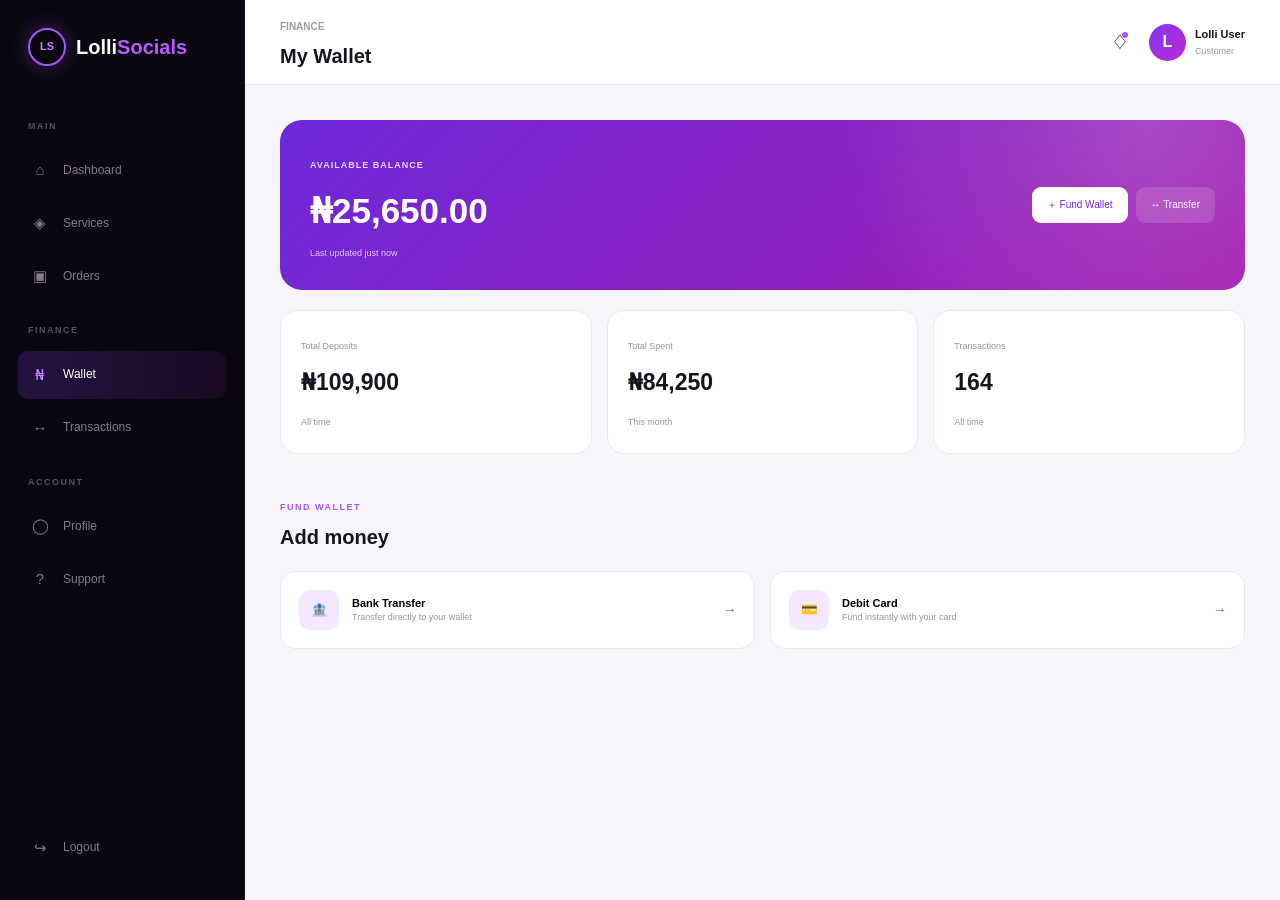
<file: pages/wallet.html>
<!DOCTYPE html>
<html lang="en">
<head>
    <meta charset="UTF-8">
    <meta name="viewport" content="width=device-width, initial-scale=1.0">
    <title>Wallet — Lolli Socials</title>
    <link rel="stylesheet" href="../style.css">
</head>

<body class="dashboard-body">

<aside class="sidebar">

    <div class="sidebar-logo">
        <a href="../index.html" class="logo">
            <span class="logo-icon">LS</span>
            <span>Lolli<span>Socials</span></span>
        </a>
    </div>

    <nav class="sidebar-nav">

        <p class="nav-label">MAIN</p>

        <a href="dashboard.html"><span>⌂</span>Dashboard</a>
        <a href="services.html"><span>◈</span>Services</a>
        <a href="orders.html"><span>▣</span>Orders</a>

        <p class="nav-label">FINANCE</p>

        <a href="wallet.html" class="active"><span>₦</span>Wallet</a>
        <a href="transactions.html"><span>↔</span>Transactions</a>

        <p class="nav-label">ACCOUNT</p>

        <a href="profile.html"><span>◯</span>Profile</a>
        <a href="support.html"><span>?</span>Support</a>

    </nav>

    <div class="sidebar-bottom">
        <a href="../index.html"><span>↪</span>Logout</a>
    </div>

</aside>


<main class="dashboard-main">

<header class="dashboard-header">

    <div class="dashboard-title">
        <span>FINANCE</span>
        <h1>My Wallet</h1>
    </div>

    <div class="dashboard-actions">

        <button class="notification-btn">♢<i></i></button>

        <div class="dashboard-profile">
            <div class="dashboard-avatar">L</div>

            <div>
                <b>Lolli User</b>
                <small>Customer</small>
            </div>
        </div>

    </div>

</header>


<div class="dashboard-content">

    <section class="wallet-hero">

        <div>
            <span>AVAILABLE BALANCE</span>
            <h2>₦25,650.00</h2>
            <p>Last updated just now</p>
        </div>

        <div class="wallet-actions">
            <button class="wallet-primary">＋ Fund Wallet</button>
            <button class="wallet-secondary">↔ Transfer</button>
        </div>

    </section>


    <section class="finance-cards">

        <div class="finance-card">
            <span>Total Deposits</span>
            <h3>₦109,900</h3>
            <small>All time</small>
        </div>

        <div class="finance-card">
            <span>Total Spent</span>
            <h3>₦84,250</h3>
            <small>This month</small>
        </div>

        <div class="finance-card">
            <span>Transactions</span>
            <h3>164</h3>
            <small>All time</small>
        </div>

    </section>


    <section class="dashboard-section">

        <div class="dashboard-section-title">
            <div>
                <span>FUND WALLET</span>
                <h2>Add money</h2>
            </div>
        </div>


        <div class="fund-methods">

            <button class="fund-method">
                <b>🏦</b>
                <span>
                    <strong>Bank Transfer</strong>
                    <small>Transfer directly to your wallet</small>
                </span>
                <i>→</i>
            </button>

            <button class="fund-method">
                <b>💳</b>
                <span>
                    <strong>Debit Card</strong>
                    <small>Fund instantly with your card</small>
                </span>
                <i>→</i>
            </button>

        </div>

    </section>

</div>

</main>

<script src="../script.js"></script>

</body>
</html>
</file>
<file: style.css>
/* =====================================================
   LOLLI SOCIALS
   Main Website Styles
===================================================== */


/* ================= RESET ================= */

* {
    margin: 0;
    padding: 0;
    box-sizing: border-box;
}

html {
    scroll-behavior: smooth;
}

body {
    font-family: Arial, Helvetica, sans-serif;
    background: #05030d;
    color: #ffffff;
    line-height: 1.6;
}

a {
    color: inherit;
    text-decoration: none;
}

button {
    font-family: inherit;
}

img {
    max-width: 100%;
}


/* ================= GLOBAL ================= */

.container {
    width: min(1180px, 92%);
    margin: 0 auto;
}

.section {
    padding: 100px 0;
}

.section-heading {
    text-align: center;
    max-width: 680px;
    margin: 0 auto 55px;
}

.section-heading > span {
    display: inline-block;
    color: #a855f7;
    font-size: 12px;
    font-weight: 700;
    letter-spacing: 2px;
    margin-bottom: 12px;
}

.section-heading h2 {
    font-size: clamp(32px, 5vw, 52px);
    line-height: 1.1;
    margin-bottom: 18px;
}

.section-heading h2 span {
    color: #a855f7;
}

.section-heading p {
    color: #aaa5b8;
    font-size: 16px;
}


/* ================= HEADER ================= */

.header {
    position: fixed;
    top: 0;
    left: 0;
    width: 100%;
    z-index: 1000;
    background: rgba(5, 3, 13, 0.78);
    backdrop-filter: blur(18px);
    border-bottom: 1px solid rgba(255, 255, 255, 0.06);
}

.nav-container {
    height: 78px;
    display: flex;
    align-items: center;
    justify-content: space-between;
    gap: 30px;
}


/* ================= LOGO ================= */

.logo {
    display: flex;
    align-items: center;
    gap: 10px;
    font-size: 20px;
    font-weight: 800;
    white-space: nowrap;
}

.logo > span:last-child > span {
    color: #b65cff;
}

.logo-icon {
    width: 38px;
    height: 38px;
    border: 2px solid #a855f7;
    border-radius: 50%;
    display: grid;
    place-items: center;
    color: #c084fc;
    font-size: 11px;
    font-weight: 800;
    box-shadow: 0 0 20px rgba(168, 85, 247, 0.35);
}


/* ================= NAVIGATION ================= */

.nav {
    display: flex;
    align-items: center;
    gap: 32px;
}

.nav a {
    color: #b8b3c2;
    font-size: 14px;
    transition: 0.3s ease;
}

.nav a:hover {
    color: #ffffff;
}


.nav-buttons {
    display: flex;
    align-items: center;
    gap: 12px;
}

.login-btn,
.signup-btn {
    padding: 11px 20px;
    border-radius: 10px;
    font-size: 14px;
    font-weight: 600;
    transition: 0.3s ease;
}

.login-btn {
    border: 1px solid rgba(168, 85, 247, 0.55);
    color: #ffffff;
}

.login-btn:hover {
    background: rgba(168, 85, 247, 0.1);
}

.signup-btn,
.primary-btn {
    background: linear-gradient(135deg, #7c3aed, #c026d3);
    box-shadow: 0 10px 30px rgba(124, 58, 237, 0.25);
}

.signup-btn:hover,
.primary-btn:hover {
    transform: translateY(-2px);
    box-shadow: 0 15px 35px rgba(168, 85, 247, 0.35);
}

.menu-btn {
    display: none;
    border: 0;
    background: transparent;
    color: white;
    font-size: 27px;
    cursor: pointer;
}


/* ================= HERO ================= */

.hero {
    min-height: 100vh;
    padding: 150px 0 80px;
    position: relative;
    overflow: hidden;
    background:
        radial-gradient(
            circle at 75% 45%,
            rgba(124, 58, 237, 0.20),
            transparent 35%
        ),
        radial-gradient(
            circle at 20% 20%,
            rgba(192, 38, 211, 0.10),
            transparent 30%
        );
}

.hero::before {
    content: "";
    position: absolute;
    width: 500px;
    height: 500px;
    border-radius: 50%;
    background: rgba(124, 58, 237, 0.08);
    filter: blur(100px);
    right: -150px;
    top: 100px;
}

.hero-container {
    min-height: 720px;
    display: grid;
    grid-template-columns: 1fr 0.85fr;
    align-items: center;
    gap: 70px;
}


/* ================= HERO CONTENT ================= */

.hero-content {
    position: relative;
    z-index: 2;
}

.hero-badge {
    display: inline-flex;
    align-items: center;
    gap: 8px;
    padding: 8px 15px;
    margin-bottom: 25px;
    border: 1px solid rgba(168, 85, 247, 0.35);
    background: rgba(168, 85, 247, 0.08);
    color: #d8b4fe;
    border-radius: 30px;
    font-size: 12px;
}

.hero h1 {
    max-width: 680px;
    font-size: clamp(48px, 6vw, 78px);
    line-height: 0.98;
    letter-spacing: -3px;
    margin-bottom: 28px;
}

.hero h1 span {
    display: block;
    background: linear-gradient(90deg, #a855f7, #ec4899);
    -webkit-background-clip: text;
    background-clip: text;
    color: transparent;
}

.hero-content > p {
    max-width: 520px;
    color: #aaa5b8;
    font-size: 18px;
    margin-bottom: 35px;
}

.hero-buttons {
    display: flex;
    align-items: center;
    gap: 14px;
    margin-bottom: 45px;
}

.primary-btn,
.secondary-btn {
    display: inline-flex;
    align-items: center;
    justify-content: center;
    padding: 14px 23px;
    border-radius: 11px;
    font-size: 14px;
    font-weight: 700;
    transition: 0.3s ease;
}

.secondary-btn {
    border: 1px solid rgba(255, 255, 255, 0.12);
    background: rgba(255, 255, 255, 0.03);
}

.secondary-btn:hover {
    background: rgba(255, 255, 255, 0.07);
}


/* ================= HERO FEATURES ================= */

.hero-features {
    display: flex;
    gap: 28px;
    flex-wrap: wrap;
}

.feature {
    display: flex;
    align-items: center;
    gap: 10px;
}

.feature > strong {
    width: 38px;
    height: 38px;
    display: grid;
    place-items: center;
    border-radius: 10px;
    background: rgba(168, 85, 247, 0.1);
    font-size: 16px;
}

.feature b {
    display: block;
    font-size: 12px;
}

.feature small {
    display: block;
    color: #777180;
    font-size: 10px;
}


/* ================= PHONE ================= */

.hero-visual {
    position: relative;
    display: flex;
    justify-content: center;
    align-items: center;
}

.phone-glow {
    position: absolute;
    width: 330px;
    height: 520px;
    border-radius: 50%;
    background: rgba(124, 58, 237, 0.3);
    filter: blur(90px);
}

.phone {
    position: relative;
    z-index: 2;
    width: 310px;
    min-height: 620px;
    padding: 25px 17px 18px;
    border-radius: 40px;
    border: 7px solid #1d1926;
    background: linear-gradient(160deg, #11101b, #090812);
    box-shadow:
        0 35px 80px rgba(0, 0, 0, 0.65),
        0 0 60px rgba(124, 58, 237, 0.18);
    transform: rotate(2deg);
}

.phone-top {
    position: absolute;
    top: 9px;
    left: 50%;
    transform: translateX(-50%);
    width: 90px;
    height: 23px;
    background: #05040a;
    border-radius: 20px;
}

.app-header {
    display: flex;
    align-items: center;
    justify-content: space-between;
    margin: 18px 3px 20px;
}

.app-header small {
    color: #777180;
    font-size: 9px;
}

.app-header h3 {
    font-size: 14px;
}

.profile-circle {
    width: 35px;
    height: 35px;
    display: grid;
    place-items: center;
    border-radius: 50%;
    background: #272232;
    font-size: 15px;
}


/* ================= BALANCE CARD ================= */

.balance-card {
    padding: 20px;
    border-radius: 20px;
    background: linear-gradient(135deg, #6d28d9, #a21caf);
    box-shadow: 0 15px 35px rgba(124, 58, 237, 0.25);
}

.balance-card small {
    color: #e9d5ff;
    font-size: 10px;
}

.balance-card h2 {
    font-size: 25px;
    margin: 5px 0 15px;
}

.balance-card button {
    border: 0;
    padding: 8px 13px;
    border-radius: 8px;
    color: white;
    background: rgba(255, 255, 255, 0.15);
    font-size: 10px;
}


/* ================= QUICK ACTIONS ================= */

.quick-actions {
    margin-top: 20px;
}

.quick-actions h4,
.popular h4 {
    font-size: 12px;
    margin-bottom: 12px;
}

.action-grid {
    display: grid;
    grid-template-columns: repeat(4, 1fr);
    gap: 7px;
}

.action-grid div {
    padding: 10px 3px;
    text-align: center;
    border-radius: 12px;
    background: #14121d;
    border: 1px solid rgba(255, 255, 255, 0.05);
    font-size: 14px;
}

.action-grid span {
    display: block;
    color: #aaa5b8;
    font-size: 8px;
    margin-top: 5px;
}


/* ================= POPULAR SERVICES ================= */

.popular {
    margin-top: 20px;
}

.section-title {
    display: flex;
    justify-content: space-between;
    align-items: center;
}

.section-title span {
    color: #a855f7;
    font-size: 9px;
}

.service-row {
    display: flex;
    align-items: center;
    gap: 10px;
    padding: 9px 0;
    border-bottom: 1px solid rgba(255, 255, 255, 0.05);
}

.service-icon {
    width: 32px;
    height: 32px;
    border-radius: 9px;
    display: grid;
    place-items: center;
    background: #25212d;
    font-size: 12px;
    font-weight: 800;
}

.service-icon.netflix {
    background: #181818;
    color: #e50914;
}

.service-icon.spotify {
    color: #22c55e;
}

.service-icon.esim {
    color: #a855f7;
}

.service-row b {
    display: block;
    font-size: 10px;
}

.service-row small {
    color: #777180;
    font-size: 8px;
}


/* ================= PHONE NAV ================= */

.phone-nav {
    position: absolute;
    bottom: 8px;
    left: 14px;
    right: 14px;
    display: flex;
    justify-content: space-around;
    padding: 10px 4px;
    border-radius: 17px;
    background: rgba(18, 16, 27, 0.96);
}

.phone-nav span {
    text-align: center;
    color: #716c78;
    font-size: 13px;
}

.phone-nav span:first-child {
    color: #a855f7;
}

.phone-nav small {
    display: block;
    font-size: 7px;
}


/* ================= SERVICES ================= */

.services {
    background: #ffffff;
    color: #11101a;
}

.services .section-heading p {
    color: #777180;
}

.services-grid {
    display: grid;
    grid-template-columns: repeat(4, 1fr);
    gap: 18px;
}

.service-card {
    padding: 27px 22px;
    border-radius: 18px;
    border: 1px solid #eeeaf3;
    background: #ffffff;
    transition: 0.3s ease;
}

.service-card:hover {
    transform: translateY(-6px);
    border-color: #c084fc;
    box-shadow: 0 20px 40px rgba(78, 44, 110, 0.1);
}

.service-card-icon {
    width: 45px;
    height: 45px;
    display: grid;
    place-items: center;
    margin-bottom: 18px;
    border-radius: 13px;
    background: #f3e8ff;
    color: #7c3aed;
    font-size: 18px;
    font-weight: 800;
}

.service-card h3 {
    font-size: 16px;
    margin-bottom: 7px;
}

.service-card p {
    color: #777180;
    font-size: 12px;
    line-height: 1.6;
}

.more-card {
    background: #faf7ff;
}


/* ================= WHY US ================= */

.why-us {
    background:
        radial-gradient(
            circle at 50% 0%,
            rgba(124, 58, 237, 0.25),
            transparent 45%
        ),
        #0b0715;
}

.section-heading.light p {
    color: #aaa5b8;
}

.benefits-grid {
    display: grid;
    grid-template-columns: repeat(4, 1fr);
    gap: 20px;
}

.benefit {
    padding: 30px 22px;
    text-align: center;
    border: 1px solid rgba(255, 255, 255, 0.08);
    background: rgba(255, 255, 255, 0.03);
    border-radius: 20px;
}

.benefit-icon {
    width: 52px;
    height: 52px;
    display: grid;
    place-items: center;
    margin: 0 auto 20px;
    border-radius: 16px;
    background: rgba(168, 85, 247, 0.13);
    color: #c084fc;
    font-size: 20px;
}

.benefit h3 {
    font-size: 16px;
    margin-bottom: 8px;
}

.benefit p {
    color: #8d8798;
    font-size: 12px;
}


/* ================= HOW IT WORKS ================= */

.how-it-works {
    background: #ffffff;
    color: #11101a;
}

.steps {
    display: grid;
    grid-template-columns: repeat(3, 1fr);
    gap: 25px;
}

.step {
    position: relative;
    padding: 35px;
    border-radius: 20px;
    border: 1px solid #eeeaf3;
    background: #fff;
}

.step-number {
    color: #a855f7;
    font-size: 14px;
    font-weight: 800;
    margin-bottom: 35px;
}

.step h3 {
    font-size: 20px;
    margin-bottom: 10px;
}

.step p {
    color: #777180;
    font-size: 14px;
}


/* ================= STATS ================= */

.stats {
    padding: 55px 0;
    background: linear-gradient(135deg, #6d28d9, #a21caf);
}

.stats-grid {
    display: grid;
    grid-template-columns: repeat(4, 1fr);
    text-align: center;
}

.stats h2 {
    font-size: 35px;
    margin-bottom: 4px;
}

.stats p {
    color: #eadcff;
    font-size: 13px;
}


/* ================= CTA ================= */

.cta {
    background: #ffffff;
    color: #11101a;
}

.cta-box {
    position: relative;
    overflow: hidden;
    padding: 80px 30px;
    text-align: center;
    border-radius: 30px;
    background:
        radial-gradient(
            circle at 50% 0%,
            rgba(168, 85, 247, 0.28),
            transparent 50%
        ),
        #120923;
    color: white;
}

.cta-box > span {
    color: #c084fc;
    font-size: 11px;
    font-weight: 800;
    letter-spacing: 2px;
}

.cta-box h2 {
    max-width: 650px;
    margin: 15px auto;
    font-size: clamp(35px, 5vw, 55px);
    line-height: 1.05;
}

.cta-box h2 span {
    color: #c084fc;
}

.cta-box p {
    max-width: 520px;
    margin: 0 auto 28px;
    color: #aaa5b8;
    font-size: 14px;
}


/* ================= FOOTER ================= */

.footer {
    background: #05030d;
    border-top: 1px solid rgba(255, 255, 255, 0.06);
    padding-top: 70px;
}

.footer-grid {
    display: grid;
    grid-template-columns: 2fr 1fr 1fr 1fr;
    gap: 40px;
    padding-bottom: 60px;
}

.footer-brand p {
    color: #777180;
    font-size: 13px;
    margin-top: 15px;
}

.footer-column {
    display: flex;
    flex-direction: column;
    gap: 12px;
}

.footer-column h4 {
    font-size: 13px;
    margin-bottom: 8px;
}

.footer-column a {
    color: #777180;
    font-size: 12px;
    transition: 0.3s ease;
}

.footer-column a:hover {
    color: #c084fc;
}

.footer-bottom {
    border-top: 1px solid rgba(255, 255, 255, 0.06);
    padding: 22px 0;
}

.footer-bottom p {
    color: #5f5968;
    font-size: 11px;
}


/* =====================================================
   RESPONSIVE DESIGN
===================================================== */


/* ================= TABLET ================= */

@media (max-width: 1000px) {

    .nav {
        gap: 18px;
    }

    .services-grid {
        grid-template-columns: repeat(3, 1fr);
    }

    .benefits-grid {
        grid-template-columns: repeat(2, 1fr);
    }

    .hero-container {
        grid-template-columns: 1fr 0.8fr;
        gap: 35px;
    }

    .phone {
        width: 280px;
    }
}


/* ================= MOBILE ================= */

@media (max-width: 760px) {

    .section {
        padding: 75px 0;
    }


    /* HEADER */

    .nav,
    .nav-buttons {
        display: none;
    }

    .menu-btn {
        display: block;
    }


    /* HERO */

    .hero {
        padding-top: 125px;
    }

    .hero-container {
        grid-template-columns: 1fr;
        text-align: center;
        min-height: auto;
    }

    .hero-content > p {
        margin-left: auto;
        margin-right: auto;
    }

    .hero-buttons {
        justify-content: center;
    }

    .hero-features {
        justify-content: center;
    }

    .hero-visual {
        margin-top: 35px;
    }

    .phone {
        transform: none;
        width: 290px;
    }


    /* SERVICES */

    .services-grid {
        grid-template-columns: repeat(2, 1fr);
        gap: 12px;
    }

    .service-card {
        padding: 20px 15px;
    }


    /* BENEFITS */

    .benefits-grid {
        grid-template-columns: repeat(2, 1fr);
    }


    /* STEPS */

    .steps {
        grid-template-columns: 1fr;
    }


    /* STATS */

    .stats-grid {
        grid-template-columns: repeat(2, 1fr);
        gap: 30px;
    }


    /* FOOTER */

    .footer-grid {
        grid-template-columns: repeat(2, 1fr);
    }

    .footer-brand {
        grid-column: 1 / -1;
    }

}


/* ================= SMALL PHONES ================= */

@media (max-width: 430px) {

    .container {
        width: 90%;
    }

    .hero h1 {
        font-size: 46px;
        letter-spacing: -2px;
    }

    .hero-content > p {
        font-size: 15px;
    }

    .hero-buttons {
        flex-direction: column;
        width: 100%;
    }

    .primary-btn,
    .secondary-btn {
        width: 100%;
    }

    .hero-features {
        flex-direction: column;
        align-items: flex-start;
        text-align: left;
        margin: auto;
        width: fit-content;
    }

    .services-grid {
        grid-template-columns: 1fr 1fr;
    }

    .benefits-grid {
        grid-template-columns: 1fr;
    }

    .stats h2 {
        font-size: 28px;
    }

    .footer-grid {
        grid-template-columns: 1fr 1fr;
        gap: 30px 20px;
    }

}
/* =====================================================
   JAVASCRIPT UI STATES
===================================================== */


/* ================= SCROLLED HEADER ================= */

.header.scrolled {
    background: rgba(5, 3, 13, 0.95);
    box-shadow: 0 10px 30px rgba(0, 0, 0, 0.2);
}


/* ================= MOBILE MENU ================= */

@media (max-width: 760px) {

    .nav.mobile-nav {

        display: flex;

        position: absolute;

        top: 78px;
        left: 4%;
        right: 4%;

        flex-direction: column;

        align-items: stretch;

        gap: 0;

        padding: 12px;

        border: 1px solid rgba(255, 255, 255, 0.08);

        border-radius: 16px;

        background: rgba(15, 10, 25, 0.98);

        backdrop-filter: blur(20px);

        box-shadow:
            0 20px 50px rgba(0, 0, 0, 0.5);

    }

    .nav.mobile-nav a {

        padding: 14px;

        border-radius: 10px;

    }

    .nav.mobile-nav a:hover {

        background: rgba(168, 85, 247, 0.1);

    }

}


/* ================= CARD ANIMATIONS ================= */

.service-card,
.benefit,
.step {

    opacity: 0;

    transform: translateY(25px);

    transition:
        opacity 0.6s ease,
        transform 0.6s ease;

}


.service-card.show,
.benefit.show,
.step.show {

    opacity: 1;

    transform: translateY(0);

}


/* ================= PHONE FLOAT ================= */

.phone {

    animation: phoneFloat 5s ease-in-out infinite;

}


@keyframes phoneFloat {

    0%,
    100% {

        transform: translateY(0) rotate(2deg);

    }

    50% {

        transform: translateY(-12px) rotate(2deg);

    }

}


/* ================= HERO GLOW ================= */

.phone-glow {

    animation: glowPulse 4s ease-in-out infinite;

}


@keyframes glowPulse {

    0%,
    100% {

        opacity: 0.55;
        transform: scale(1);

    }

    50% {

        opacity: 0.85;
        transform: scale(1.08);

    }

}


/* ================= BUTTON HOVER ================= */

.primary-btn,
.secondary-btn,
.signup-btn,
.login-btn {

    position: relative;

    overflow: hidden;

}


.primary-btn::after,
.signup-btn::after {

    content: "";

    position: absolute;

    top: 0;
    left: -120%;

    width: 70%;
    height: 100%;

    background: rgba(255, 255, 255, 0.15);

    transform: skewX(-20deg);

    transition: 0.5s;

}


.primary-btn:hover::after,
.signup-btn:hover::after {

    left: 130%;

}
/* =====================================================
   DASHBOARD
===================================================== */

.dashboard-body {
    background: #f7f5fa;
    color: #17131f;
}


/* SIDEBAR */

.sidebar {
    position: fixed;

    left: 0;
    top: 0;
    bottom: 0;

    width: 245px;

    padding: 28px 18px;

    background: #0a0711;

    border-right: 1px solid rgba(255, 255, 255, 0.05);

    display: flex;
    flex-direction: column;

    z-index: 100;
}

.sidebar-logo {
    padding: 0 10px 35px;
}

.sidebar .logo {
    color: white;
}


.sidebar-nav {
    display: flex;
    flex-direction: column;
    gap: 5px;
}

.nav-label {
    color: #57515f;

    font-size: 9px;

    font-weight: 800;

    letter-spacing: 1.5px;

    margin: 18px 10px 8px;
}

.sidebar-nav a,
.sidebar-bottom a {
    display: flex;

    align-items: center;

    gap: 13px;

    padding: 12px;

    border-radius: 10px;

    color: #817a8d;

    font-size: 12px;

    transition: 0.3s ease;
}

.sidebar-nav a span,
.sidebar-bottom a span {
    width: 20px;

    text-align: center;

    font-size: 15px;
}

.sidebar-nav a:hover,
.sidebar-nav a.active {
    color: white;

    background:
        linear-gradient(
            90deg,
            rgba(124, 58, 237, 0.22),
            rgba(192, 38, 211, 0.08)
        );
}

.sidebar-nav a.active span {
    color: #c084fc;
}

.sidebar-bottom {
    margin-top: auto;
}


/* MAIN */

.dashboard-main {
    margin-left: 245px;

    min-height: 100vh;
}


/* HEADER */

.dashboard-header {
    height: 85px;

    padding: 0 35px;

    background: white;

    border-bottom: 1px solid #ebe7ef;

    display: flex;

    align-items: center;

    justify-content: space-between;
}

.dashboard-title > span {
    color: #a19aa9;

    font-size: 10px;

    font-weight: 700;
}

.dashboard-title h1 {
    font-size: 20px;

    margin-top: 2px;
}

.dashboard-menu {
    display: none;
}

.dashboard-actions {
    display: flex;

    align-items: center;

    gap: 20px;
}

.notification-btn {
    position: relative;

    border: 0;

    background: transparent;

    font-size: 20px;

    cursor: pointer;
}

.notification-btn i {
    position: absolute;

    width: 6px;
    height: 6px;

    border-radius: 50%;

    background: #a855f7;

    top: 2px;
    right: 1px;
}

.dashboard-profile {
    display: flex;

    align-items: center;

    gap: 9px;
}

.dashboard-avatar {
    width: 37px;
    height: 37px;

    display: grid;
    place-items: center;

    border-radius: 50%;

    color: white;

    background:
        linear-gradient(
            135deg,
            #7c3aed,
            #c026d3
        );

    font-weight: 800;
}

.dashboard-profile b,
.dashboard-profile small {
    display: block;
}

.dashboard-profile b {
    font-size: 11px;
}

.dashboard-profile small {
    color: #99929f;
    font-size: 9px;
}


/* CONTENT */

.dashboard-content {
    padding: 35px;
}


/* BALANCE GRID */

.dashboard-grid {
    display: grid;

    grid-template-columns: 2fr 1fr 1fr;

    gap: 18px;
}

.main-balance-card {
    min-height: 205px;

    padding: 25px;

    border-radius: 20px;

    color: white;

    background:
        radial-gradient(
            circle at 90% 0%,
            rgba(255, 255, 255, 0.18),
            transparent 35%
        ),
        linear-gradient(
            135deg,
            #6d28d9,
            #a21caf
        );

    box-shadow:
        0 20px 40px rgba(124, 58, 237, 0.18);
}

.balance-top {
    display: flex;

    justify-content: space-between;

    color: #eadcff;

    font-size: 11px;
}

.balance-top button {
    color: white;

    background: transparent;

    border: 0;
}

.main-balance-card h2 {
    font-size: 33px;

    margin: 15px 0 0;
}

.main-balance-card p {
    color: #dfc8f6;

    font-size: 10px;
}

.balance-actions {
    display: flex;

    gap: 8px;

    margin-top: 20px;
}

.balance-actions button {
    border: 0;

    padding: 9px 13px;

    border-radius: 8px;

    background: rgba(255, 255, 255, 0.15);

    color: white;

    font-size: 10px;

    cursor: pointer;
}


/* STAT CARDS */

.stat-card {
    min-height: 205px;

    padding: 24px;

    background: white;

    border: 1px solid #ebe7ef;

    border-radius: 20px;
}

.stat-icon {
    width: 40px;
    height: 40px;

    display: grid;
    place-items: center;

    border-radius: 12px;

    background: #f1e7ff;

    color: #7c3aed;

    margin-bottom: 22px;
}

.stat-card > span {
    color: #8d8794;

    font-size: 10px;
}

.stat-card h3 {
    font-size: 25px;

    margin: 6px 0;
}

.stat-card small {
    color: #aaa4af;

    font-size: 9px;
}


/* SECTIONS */

.dashboard-section {
    margin-top: 38px;
}

.dashboard-section-title {
    display: flex;

    justify-content: space-between;

    align-items: end;

    margin-bottom: 18px;
}

.dashboard-section-title > div > span {
    color: #a855f7;

    font-size: 9px;

    font-weight: 800;

    letter-spacing: 1.5px;
}

.dashboard-section-title h2 {
    font-size: 20px;

    margin-top: 3px;
}

.dashboard-section-title > a {
    color: #7c3aed;

    font-size: 11px;

    font-weight: 700;
}


/* QUICK SERVICES */

.quick-service-grid {
    display: grid;

    grid-template-columns:
        repeat(8, 1fr);

    gap: 10px;
}

.quick-service {
    padding: 16px 8px;

    text-align: center;

    background: white;

    border: 1px solid #ebe7ef;

    border-radius: 15px;

    transition: 0.3s ease;
}

.quick-service:hover {
    transform: translateY(-4px);

    border-color: #c084fc;

    box-shadow:
        0 12px 25px rgba(80, 40, 120, 0.08);
}

.quick-service div {
    width: 38px;
    height: 38px;

    display: grid;
    place-items: center;

    margin: auto auto 9px;

    border-radius: 11px;

    background: #f3e8ff;

    color: #7c3aed;

    font-size: 15px;
}

.quick-service span {
    color: #625c69;

    font-size: 9px;
}


/* ORDERS */

.orders-table {
    overflow: hidden;

    background: white;

    border: 1px solid #ebe7ef;

    border-radius: 17px;
}

.order-row {
    display: grid;

    grid-template-columns:
        2fr 1fr 1fr 1fr;

    align-items: center;

    gap: 15px;

    padding: 16px 20px;

    border-bottom: 1px solid #f0edf3;

    color: #625c69;

    font-size: 10px;
}

.order-row:last-child {
    border-bottom: 0;
}

.order-heading {
    color: #aaa4af;

    font-size: 9px;

    font-weight: 700;
}

.order-service {
    display: flex;

    align-items: center;

    gap: 10px;

    color: #28222f;
}

.order-service b {
    width: 30px;
    height: 30px;

    display: grid;
    place-items: center;

    border-radius: 9px;

    background: #f3e8ff;

    color: #7c3aed;
}

.status {
    width: fit-content;

    padding: 5px 8px;

    border-radius: 20px;

    font-size: 8px;
}

.status.success {
    color: #15803d;

    background: #dcfce7;
}

.status.pending {
    color: #a16207;

    background: #fef3c7;
}


/* MOBILE */

@media (max-width: 900px) {

    .sidebar {
        width: 70px;

        padding: 25px 10px;
    }

    .sidebar .logo > span:last-child,
    .sidebar-nav a:not(.active)::after,
    .sidebar-nav a,
    .sidebar-bottom a {
        font-size: 0;
    }

    .sidebar-nav a span,
    .sidebar-bottom a span {
        font-size: 17px;
    }

    .sidebar-logo {
        padding-left: 5px;
    }

    .sidebar .logo-icon {
        width: 38px;
    }

    .dashboard-main {
        margin-left: 70px;
    }

    .dashboard-grid {
        grid-template-columns: 1fr 1fr;
    }

    .main-balance-card {
        grid-column: 1 / -1;
    }

    .quick-service-grid {
        grid-template-columns:
            repeat(4, 1fr);
    }

}


@media (max-width: 600px) {

    .dashboard-header {
        padding: 0 18px;
    }

    .dashboard-content {
        padding: 20px 15px;
    }

    .dashboard-grid {
        grid-template-columns: 1fr;
    }

    .main-balance-card {
        grid-column: auto;
    }

    .stat-card {
        min-height: 150px;
    }

    .quick-service-grid {
        grid-template-columns:
            repeat(4, 1fr);
    }

    .quick-service {
        padding: 12px 4px;
    }

    .quick-service div {
        width: 32px;
        height: 32px;
    }

    .order-row {
        grid-template-columns:
            1.7fr 1fr 1fr;
    }

    .order-row > span:last-child {
        display: none;
    }

}
/* =====================================================
   AUTHENTICATION PAGES
===================================================== */

.auth-body {
    min-height: 100vh;
    background:
        radial-gradient(
            circle at 50% 0%,
            rgba(124, 58, 237, 0.18),
            transparent 40%
        ),
        #05030d;
}

.auth-page {
    min-height: 100vh;
    width: min(480px, 92%);
    margin: auto;
    padding: 45px 0 30px;

    display: flex;
    flex-direction: column;
    align-items: center;
}

.auth-brand {
    margin-bottom: 35px;
}

.auth-card {
    width: 100%;
    padding: 38px;

    background: rgba(18, 15, 28, 0.9);

    border: 1px solid rgba(255, 255, 255, 0.08);

    border-radius: 24px;

    box-shadow:
        0 30px 70px rgba(0, 0, 0, 0.35);
}

.auth-heading {
    text-align: center;
    margin-bottom: 30px;
}

.auth-heading > span {
    color: #a855f7;
    font-size: 11px;
    font-weight: 800;
    letter-spacing: 2px;
}

.auth-heading h1 {
    font-size: 28px;
    margin: 8px 0;
}

.auth-heading p {
    color: #777180;
    font-size: 13px;
}


/* FORM */

.auth-form {
    display: flex;
    flex-direction: column;
    gap: 18px;
}

.form-row {
    display: grid;
    grid-template-columns: 1fr 1fr;
    gap: 12px;
}

.form-group {
    display: flex;
    flex-direction: column;
    gap: 7px;
}

.form-group label,
.label-row label {
    color: #d8d3df;
    font-size: 12px;
    font-weight: 600;
}

.form-group input {
    width: 100%;
    padding: 14px 15px;

    color: white;

    background: #0d0a15;

    border: 1px solid rgba(255, 255, 255, 0.09);

    border-radius: 10px;

    outline: none;

    font-size: 13px;

    transition: 0.3s ease;
}

.form-group input:focus {
    border-color: #a855f7;

    box-shadow:
        0 0 0 3px rgba(168, 85, 247, 0.1);
}

.form-group input::placeholder {
    color: #514c59;
}


/* PASSWORD LABEL */

.label-row {
    display: flex;
    align-items: center;
    justify-content: space-between;
}

.label-row a {
    color: #a855f7;
    font-size: 11px;
}


/* REMEMBER */

.remember {
    display: flex;
    align-items: center;
    gap: 8px;

    color: #777180;

    font-size: 11px;
}

.remember input {
    accent-color: #a855f7;
}


/* AUTH BUTTON */

.auth-btn {
    width: 100%;
    padding: 15px;

    border: 0;
    border-radius: 11px;

    color: white;

    background:
        linear-gradient(
            135deg,
            #7c3aed,
            #c026d3
        );

    font-weight: 700;
    font-size: 14px;

    cursor: pointer;

    transition: 0.3s ease;
}

.auth-btn:hover {
    transform: translateY(-2px);

    box-shadow:
        0 15px 35px rgba(124, 58, 237, 0.3);
}


/* DIVIDER */

.auth-divider {
    display: flex;
    align-items: center;
    gap: 15px;

    margin: 25px 0;

    color: #4d4855;

    font-size: 10px;
}

.auth-divider::before,
.auth-divider::after {
    content: "";

    flex: 1;

    height: 1px;

    background: rgba(255, 255, 255, 0.07);
}


/* SWITCH */

.auth-switch {
    text-align: center;

    color: #777180;

    font-size: 12px;
}

.auth-switch a {
    color: #c084fc;
    font-weight: 700;
}


/* FOOTER */

.auth-footer {
    margin-top: 25px;

    color: #4f4a57;

    font-size: 10px;
}


/* MOBILE */

@media (max-width: 500px) {

    .auth-card {
        padding: 27px 20px;
    }

    .form-row {
        grid-template-columns: 1fr;
    }

}
/* =====================================================
   SERVICE MARKETPLACE
===================================================== */

.service-market-heading {
    display: flex;
    align-items: end;
    justify-content: space-between;
    gap: 30px;
    margin-bottom: 25px;
}

.service-market-heading > div:first-child > span {
    color: #a855f7;
    font-size: 9px;
    font-weight: 800;
    letter-spacing: 1.5px;
}

.service-market-heading h2 {
    font-size: 27px;
    margin: 5px 0;
}

.service-market-heading p {
    color: #918b98;
    font-size: 12px;
}


/* SEARCH */

.service-search {
    width: 280px;

    display: flex;
    align-items: center;
    gap: 10px;

    padding: 12px 15px;

    background: white;

    border: 1px solid #ebe7ef;

    border-radius: 11px;
}

.service-search span {
    color: #9b95a1;
}

.service-search input {
    width: 100%;

    border: 0;

    outline: none;

    background: transparent;

    font-size: 11px;
}


/* CATEGORIES */

.service-categories {
    display: flex;

    gap: 8px;

    margin-bottom: 25px;

    overflow-x: auto;

    padding-bottom: 5px;
}

.category-btn {
    border: 1px solid #e7e2eb;

    background: white;

    color: #777180;

    padding: 9px 17px;

    border-radius: 30px;

    font-size: 10px;

    cursor: pointer;

    white-space: nowrap;

    transition: 0.3s ease;
}

.category-btn:hover,
.category-btn.active {
    color: white;

    border-color: #7c3aed;

    background:
        linear-gradient(
            135deg,
            #7c3aed,
            #c026d3
        );
}


/* MARKET GRID */

.marketplace-grid {
    display: grid;

    grid-template-columns:
        repeat(3, 1fr);

    gap: 17px;
}


/* MARKET CARD */

.market-card {
    display: flex;

    gap: 15px;

    padding: 20px;

    background: white;

    border: 1px solid #ebe7ef;

    border-radius: 18px;

    transition: 0.3s ease;
}

.market-card:hover {
    transform: translateY(-4px);

    border-color: #c084fc;

    box-shadow:
        0 15px 35px rgba(80, 40, 120, 0.08);
}

.market-icon {
    flex-shrink: 0;

    width: 47px;
    height: 47px;

    display: grid;
    place-items: center;

    border-radius: 13px;

    background: #f3e8ff;

    color: #7c3aed;

    font-size: 18px;

    font-weight: 800;
}

.netflix-icon {
    background: #fff0f1;
    color: #e50914;
}

.spotify-icon {
    background: #e9fbed;
    color: #16a34a;
}

.market-content {
    min-width: 0;

    flex: 1;
}

.market-tag {
    color: #a855f7;

    font-size: 7px;

    font-weight: 800;

    letter-spacing: 1px;
}

.market-content h3 {
    font-size: 15px;

    margin: 3px 0 5px;
}

.market-content p {
    color: #8b8591;

    font-size: 10px;

    line-height: 1.5;

    min-height: 30px;
}

.market-bottom {
    display: flex;

    align-items: center;

    justify-content: space-between;

    gap: 10px;

    margin-top: 13px;
}

.market-bottom > span {
    color: #9a949f;

    font-size: 9px;
}

.market-bottom b {
    color: #302936;
}

.buy-service {
    border: 0;

    padding: 7px 11px;

    border-radius: 8px;

    color: #7c3aed;

    background: #f3e8ff;

    font-size: 9px;

    font-weight: 700;

    cursor: pointer;

    transition: 0.3s ease;
}

.buy-service:hover {
    color: white;

    background: #7c3aed;
}


/* EMPTY STATE */

.service-empty {
    display: none;

    text-align: center;

    padding: 80px 20px;

    color: #777180;
}

.service-empty.show {
    display: block;
}

.service-empty > div {
    width: 55px;
    height: 55px;

    display: grid;
    place-items: center;

    margin: auto auto 15px;

    border-radius: 50%;

    background: #f3e8ff;

    color: #7c3aed;

    font-size: 22px;
}

.service-empty h3 {
    color: #28222f;

    font-size: 17px;

    margin-bottom: 5px;
}

.service-empty p {
    font-size: 11px;
}


/* ================= SERVICE MODAL ================= */

.service-modal {
    position: fixed;

    inset: 0;

    display: none;

    align-items: center;
    justify-content: center;

    padding: 20px;

    background: rgba(5, 3, 13, 0.72);

    backdrop-filter: blur(8px);

    z-index: 500;
}

.service-modal.show {
    display: flex;
}

.service-modal-box {
    position: relative;

    width: min(430px, 100%);

    padding: 30px;

    background: white;

    border-radius: 22px;

    color: #17131f;

    box-shadow:
        0 30px 80px rgba(0, 0, 0, 0.3);
}

.modal-close {
    position: absolute;

    top: 15px;
    right: 18px;

    width: 30px;
    height: 30px;

    border: 0;

    border-radius: 50%;

    background: #f3f0f5;

    font-size: 20px;

    color: #625c69;

    cursor: pointer;
}

.service-modal-box > span {
    color: #a855f7;

    font-size: 9px;

    font-weight: 800;

    letter-spacing: 1.5px;
}

.service-modal-box h2 {
    font-size: 25px;

    margin: 6px 0 8px;
}

.service-modal-box > p {
    color: #88818f;

    font-size: 11px;

    line-height: 1.6;

    margin-bottom: 25px;
}

.modal-form {
    display: flex;

    flex-direction: column;

    gap: 8px;
}

.modal-form label {
    color: #504956;

    font-size: 10px;

    font-weight: 700;

    margin-top: 7px;
}

.modal-form input,
.modal-form select {
    width: 100%;

    padding: 13px;

    border: 1px solid #e6e1e9;

    border-radius: 9px;

    outline: none;

    font-size: 11px;

    background: #faf9fb;
}

.modal-form input:focus,
.modal-form select:focus {
    border-color: #a855f7;
}

.modal-form .auth-btn {
    margin-top: 12px;
}


/* RESPONSIVE */

@media (max-width: 1050px) {

    .marketplace-grid {
        grid-template-columns:
            repeat(2, 1fr);
    }

}

@media (max-width: 650px) {

    .service-market-heading {
        display: block;
    }

    .service-search {
        width: 100%;

        margin-top: 20px;
    }

    .marketplace-grid {
        grid-template-columns: 1fr;
    }

    .market-card {
        padding: 17px;
    }

}
/* =====================================================
   PORTAL PAGES
===================================================== */

.page-intro {
    margin-bottom: 25px;
}

.page-intro > span,
.support-hero > span,
.profile-header > div > span {
    color: #a855f7;
    font-size: 9px;
    font-weight: 800;
    letter-spacing: 1.5px;
}

.page-intro h2 {
    font-size: 27px;
    margin: 5px 0;
}

.page-intro p,
.support-hero p,
.profile-header p {
    color: #918b98;
    font-size: 11px;
}


/* ORDERS */

.orders-toolbar {
    display: flex;
    justify-content: space-between;
    gap: 15px;
    margin-bottom: 18px;
}

.filter-select {
    padding: 11px 15px;
    border: 1px solid #ebe7ef;
    border-radius: 10px;
    background: white;
    color: #625c69;
    outline: none;
    font-size: 10px;
}

.full-orders .order-row {
    grid-template-columns: 1.7fr 1fr 1fr 1fr 1fr;
}

.status.failed {
    color: #b91c1c;
    background: #fee2e2;
}


/* WALLET */

.wallet-hero {
    display: flex;
    justify-content: space-between;
    align-items: center;
    padding: 30px;
    color: white;
    border-radius: 22px;
    background:
        radial-gradient(
            circle at 90% 0%,
            rgba(255,255,255,.18),
            transparent 35%
        ),
        linear-gradient(135deg,#6d28d9,#a21caf);
}

.wallet-hero > div > span {
    color: #e8d8fa;
    font-size: 9px;
    font-weight: 700;
    letter-spacing: 1px;
}

.wallet-hero h2 {
    font-size: 35px;
    margin: 7px 0;
}

.wallet-hero p {
    color: #dfc8f6;
    font-size: 9px;
}

.wallet-actions {
    display: flex;
    gap: 8px;
}

.wallet-actions button {
    padding: 11px 15px;
    border: 0;
    border-radius: 9px;
    cursor: pointer;
    font-size: 10px;
}

.wallet-primary {
    color: #6d28d9;
    background: white;
}

.wallet-secondary {
    color: white;
    background: rgba(255,255,255,.14);
}

.finance-cards {
    display: grid;
    grid-template-columns: repeat(3,1fr);
    gap: 15px;
    margin-top: 20px;
}

.finance-card {
    padding: 20px;
    background: white;
    border: 1px solid #ebe7ef;
    border-radius: 17px;
}

.finance-card span,
.finance-card small {
    color: #99929f;
    font-size: 9px;
}

.finance-card h3 {
    font-size: 23px;
    margin: 7px 0;
}

.fund-methods {
    display: grid;
    grid-template-columns: 1fr 1fr;
    gap: 15px;
}

.fund-method {
    display: flex;
    align-items: center;
    gap: 13px;
    padding: 18px;
    border: 1px solid #ebe7ef;
    border-radius: 15px;
    background: white;
    text-align: left;
    cursor: pointer;
}

.fund-method > b {
    width: 40px;
    height: 40px;
    display: grid;
    place-items: center;
    border-radius: 11px;
    background: #f3e8ff;
}

.fund-method span {
    flex: 1;
}

.fund-method strong,
.fund-method small {
    display: block;
}

.fund-method strong {
    font-size: 11px;
}

.fund-method small {
    color: #99929f;
    font-size: 9px;
    margin-top: 3px;
}

.fund-method i {
    color: #7c3aed;
}


/* TRANSACTIONS */

.transaction-list {
    background: white;
    border: 1px solid #ebe7ef;
    border-radius: 18px;
    overflow: hidden;
}

.transaction {
    display: flex;
    align-items: center;
    gap: 13px;
    padding: 18px 20px;
    border-bottom: 1px solid #f0edf3;
}

.transaction:last-child {
    border-bottom: 0;
}

.transaction-icon {
    width: 40px;
    height: 40px;
    display: grid;
    place-items: center;
    border-radius: 11px;
    font-weight: 800;
}

.transaction-icon.deposit {
    background: #dcfce7;
    color: #15803d;
}

.transaction-icon.purchase {
    background: #f3e8ff;
    color: #7c3aed;
}

.transaction-info {
    flex: 1;
}

.transaction-info strong,
.transaction-info small {
    display: block;
}

.transaction-info strong {
    font-size: 11px;
}

.transaction-info small {
    margin-top: 4px;
    color: #99929f;
    font-size: 9px;
}

.transaction-amount {
    font-weight: 800;
    font-size: 11px;
}

.transaction-amount.positive {
    color: #16a34a;
}

.transaction-amount.negative {
    color: #332d38;
}


/* PROFILE */

.profile-header {
    display: flex;
    align-items: center;
    gap: 17px;
    padding: 25px;
    background: white;
    border: 1px solid #ebe7ef;
    border-radius: 19px;
}

.profile-avatar {
    width: 70px;
    height: 70px;
    display: grid;
    place-items: center;
    border-radius: 50%;
    color: white;
    background: linear-gradient(135deg,#7c3aed,#c026d3);
    font-size: 25px;
    font-weight: 800;
}

.profile-header > div:nth-child(2) {
    flex: 1;
}

.profile-header h2 {
    margin: 4px 0;
}

.profile-edit {
    padding: 10px 15px;
    border: 0;
    border-radius: 9px;
    background: #f3e8ff;
    color: #7c3aed;
    font-size: 10px;
    font-weight: 700;
    cursor: pointer;
}

.profile-grid {
    display: grid;
    grid-template-columns: 1fr 1fr;
    gap: 17px;
    margin-top: 20px;
}

.profile-card {
    padding: 24px;
    background: white;
    border: 1px solid #ebe7ef;
    border-radius: 18px;
}

.card-heading {
    display: flex;
    justify-content: space-between;
    margin-bottom: 20px;
}

.card-heading h3 {
    font-size: 15px;
}

.profile-field {
    padding: 13px 0;
    border-bottom: 1px solid #f1eef3;
}

.profile-field:last-child {
    border-bottom: 0;
}

.profile-field label,
.profile-field strong {
    display: block;
}

.profile-field label {
    color: #99929f;
    font-size: 9px;
    margin-bottom: 5px;
}

.profile-field strong {
    font-size: 11px;
}

.security-row {
    width: 100%;
    display: flex;
    align-items: center;
    gap: 12px;
    padding: 15px 0;
    border: 0;
    border-bottom: 1px solid #f1eef3;
    background: transparent;
    text-align: left;
    cursor: pointer;
}

.security-row > div {
    flex: 1;
}

.security-row strong,
.security-row small {
    display: block;
}

.security-row strong {
    font-size: 11px;
}

.security-row small {
    color: #99929f;
    font-size: 9px;
    margin-top: 3px;
}


/* SUPPORT */

.support-hero {
    padding: 35px;
    text-align: center;
    border-radius: 20px;
    background:
        radial-gradient(
            circle at 50% 0%,
            rgba(168,85,247,.15),
            transparent 55%
        ),
        white;
    border: 1px solid #ebe7ef;
}

.support-hero h2 {
    font-size: 27px;
    margin: 5px 0;
}

.support-search {
    width: min(450px,100%);
    margin: 22px auto 0;
    text-align: left;
}

.support-grid {
    display: grid;
    grid-template-columns: repeat(3,1fr);
    gap: 15px;
    margin-top: 20px;
}

.support-card {
    padding: 23px;
    background: white;
    border: 1px solid #ebe7ef;
    border-radius: 18px;
}

.support-card > div {
    width: 42px;
    height: 42px;
    display: grid;
    place-items: center;
    border-radius: 12px;
    background: #f3e8ff;
}

.support-card h3 {
    font-size: 15px;
    margin: 15px 0 5px;
}

.support-card p {
    color: #99929f;
    font-size: 10px;
    line-height: 1.6;
    min-height: 32px;
}

.support-card button {
    border: 0;
    color: #7c3aed;
    background: transparent;
    padding: 0;
    font-size: 10px;
    font-weight: 700;
    cursor: pointer;
}

.faq-section {
    margin-top: 35px;
}

.faq-section details {
    padding: 17px 20px;
    margin-bottom: 8px;
    background: white;
    border: 1px solid #ebe7ef;
    border-radius: 12px;
}

.faq-section summary {
    cursor: pointer;
    font-size: 11px;
    font-weight: 700;
}

.faq-section details p {
    color: #88818f;
    font-size: 10px;
    line-height: 1.6;
    margin-top: 12px;
}


/* MOBILE */

@media (max-width: 750px) {

    .wallet-hero {
        display: block;
    }

    .wallet-actions {
        margin-top: 20px;
    }

    .finance-cards,
    .profile-grid,
    .support-grid,
    .fund-methods {
        grid-template-columns: 1fr;
    }

    .orders-toolbar {
        flex-direction: column;
    }

    .orders-toolbar .service-search {
        width: 100%;
    }

    .full-orders {
        overflow-x: auto;
    }

    .full-orders .order-row {
        min-width: 650px;
    }

    .profile-header {
        align-items: flex-start;
        flex-wrap: wrap;
    }

    .profile-edit {
        margin-left: 87px;
    }

}
/* =========================================================
   FINAL APPLICATION POLISH
========================================================= */


/* ================= MOBILE DASHBOARD MENU ================= */

@media (max-width: 750px) {

    .sidebar {

        width: 245px;

        transform: translateX(-100%);

        transition: transform .3s ease;

        box-shadow:
            20px 0 50px rgba(0,0,0,.25);

    }


    .sidebar.mobile-open {

        transform: translateX(0);

    }


    .dashboard-main {

        margin-left: 0;

    }


    .dashboard-menu {

        display: inline-grid;

        place-items: center;

        width: 38px;

        height: 38px;

        margin-right: 10px;

        border: 1px solid #ebe7ef;

        border-radius: 10px;

        background: white;

        color: #302936;

        cursor: pointer;

    }


    .dashboard-header {

        gap: 10px;

    }


    .dashboard-header > div:first-child {

        display: flex;

        align-items: center;

    }


    .dashboard-profile > div:last-child {

        display: none;

    }


    .dashboard-actions {

        gap: 8px;

    }

}


/* ================= TOAST ================= */

.toast-container {

    position: fixed;

    right: 25px;

    bottom: 25px;

    display: flex;

    flex-direction: column;

    gap: 10px;

    z-index: 9999;

}


.toast {

    display: flex;

    align-items: center;

    gap: 10px;

    max-width: 340px;

    padding: 13px 16px;

    color: white;

    background: #17131f;

    border: 1px solid rgba(255,255,255,.1);

    border-radius: 12px;

    box-shadow:
        0 15px 40px rgba(0,0,0,.25);

    font-size: 11px;

    animation: toastIn .3s ease;

}


.toast-check {

    width: 22px;

    height: 22px;

    display: grid;

    place-items: center;

    border-radius: 50%;

    color: white;

    background: #7c3aed;

    font-size: 10px;

    font-weight: 800;

}


.toast.hide {

    animation: toastOut .3s ease forwards;

}


@keyframes toastIn {

    from {

        opacity: 0;

        transform: translateY(15px);

    }

    to {

        opacity: 1;

        transform: translateY(0);

    }

}


@keyframes toastOut {

    from {

        opacity: 1;

        transform: translateY(0);

    }

    to {

        opacity: 0;

        transform: translateY(15px);

    }

}


/* ================= PAGE TRANSITIONS ================= */

.dashboard-main {

    animation: pageIn .35s ease;

}


.auth-card {

    animation: pageIn .45s ease;

}


@keyframes pageIn {

    from {

        opacity: 0;

        transform: translateY(8px);

    }

    to {

        opacity: 1;

        transform: translateY(0);

    }

}


/* ================= BETTER MOBILE SPACING ================= */

@media (max-width: 500px) {

    .dashboard-title h1 {

        font-size: 16px;

    }


    .dashboard-title > span {

        font-size: 8px;

    }


    .dashboard-content {

        padding: 18px 13px;

    }


    .main-balance-card h2 {

        font-size: 28px;

    }


    .wallet-hero {

        padding: 23px;

    }


    .wallet-hero h2 {

        font-size: 29px;

    }


    .wallet-actions {

        display: grid;

        grid-template-columns: 1fr 1fr;

    }


    .wallet-actions button {

        width: 100%;

    }


    .profile-header {

        padding: 18px;

    }


    .profile-avatar {

        width: 55px;

        height: 55px;

        font-size: 20px;

    }


    .profile-edit {

        margin-left: 72px;

    }


    .toast-container {

        left: 15px;

        right: 15px;

        bottom: 15px;

    }


    .toast {

        max-width: none;

        width: 100%;

    }

}
/* =====================================================
   MOBILE SIDEBAR FIX
===================================================== */

@media (max-width: 750px) {

    .sidebar {
        width: 245px !important;
        transform: translateX(-100%);
        transition: transform 0.3s ease;
    }

    .sidebar.mobile-open {
        transform: translateX(0);
    }

    .sidebar-nav a {
        display: flex !important;
        align-items: center !important;
        gap: 14px !important;

        width: 100% !important;

        color: #ffffff !important;

        font-size: 11px !important;
        line-height: normal !important;

        white-space: nowrap !important;
    }

    .sidebar-nav a span {
        display: inline-flex !important;

        width: 22px !important;
        min-width: 22px !important;

        align-items: center;
        justify-content: center;

        font-size: 15px !important;
    }

    .sidebar-nav a.active {
        color: #ffffff !important;
    }

    .sidebar-nav .nav-label {
        display: block !important;

        font-size: 8px !important;

        color: #8f8798 !important;

        margin: 25px 0 10px !important;
    }

    .sidebar-bottom a {
        display: flex !important;
        align-items: center !important;
        gap: 14px !important;

        font-size: 11px !important;
    }

    .sidebar-bottom a span {
        display: inline-flex !important;
    }

}
/* =====================================================
   PROFILE + SUPPORT
===================================================== */

.profile-header-card {
    display: flex;
    align-items: center;
    gap: 18px;
    padding: 24px;
    background: #fff;
    border: 1px solid #eeeaf2;
    border-radius: 18px;
    margin-bottom: 22px;
}

.large-profile-avatar,
.profile-mini-avatar {
    display: grid;
    place-items: center;
    border-radius: 50%;
    color: #fff;
    background: linear-gradient(135deg, #7c3aed, #a855f7);
    font-weight: 700;
}

.large-profile-avatar {
    width: 72px;
    height: 72px;
    font-size: 25px;
}

.profile-user-info {
    flex: 1;
}

.profile-user-info h2 {
    margin: 0 0 5px;
    font-size: 19px;
}

.profile-user-info p {
    margin: 0 0 8px;
    color: #8b8492;
    font-size: 11px;
}

.profile-badge {
    display: inline-block;
    padding: 5px 9px;
    border-radius: 20px;
    background: #f2eaff;
    color: #7135cf;
    font-size: 9px;
    font-weight: 700;
}

.profile-edit,
.delete-account {
    border: 0;
    border-radius: 10px;
    padding: 11px 15px;
    cursor: pointer;
    font-size: 10px;
    font-weight: 600;
}

.profile-edit {
    background: #17131f;
    color: #fff;
}

.profile-section {
    padding: 23px;
    margin-bottom: 20px;
    background: #fff;
    border: 1px solid #eeeaf2;
    border-radius: 18px;
}

.section-heading {
    margin-bottom: 20px;
}

.section-heading h2 {
    margin: 0 0 5px;
    font-size: 15px;
}

.section-heading p {
    margin: 0;
    color: #938c99;
    font-size: 10px;
}

.profile-grid {
    display: grid;
    grid-template-columns: 1fr 1fr;
    gap: 14px;
}

.profile-field {
    padding: 15px;
    background: #faf9fb;
    border: 1px solid #eeeaf2;
    border-radius: 11px;
}

.profile-field label {
    display: block;
    margin-bottom: 7px;
    color: #938c99;
    font-size: 9px;
}

.profile-field div {
    color: #28222d;
    font-size: 11px;
    font-weight: 600;
}

.security-list {
    display: flex;
    flex-direction: column;
}

.security-row {
    display: flex;
    align-items: center;
    gap: 14px;
    padding: 16px 0;
    border-bottom: 1px solid #f0edf2;
    cursor: pointer;
}

.security-row:last-child {
    border-bottom: 0;
}

.security-icon {
    width: 38px;
    height: 38px;
    display: grid;
    place-items: center;
    border-radius: 10px;
    background: #f5f0fa;
}

.security-row > div:nth-child(2) {
    flex: 1;
}

.security-row strong {
    font-size: 11px;
}

.security-row p {
    margin: 4px 0 0;
    color: #938c99;
    font-size: 9px;
}

.security-row > span:last-child {
    color: #938c99;
    font-size: 11px;
}

.security-row .verified {
    color: #16a34a;
    font-weight: 700;
}

.danger-zone {
    border-color: #f1dddd;
}

.delete-account {
    color: #dc2626;
    background: #fff1f1;
}


/* =====================================================
   SUPPORT
===================================================== */

.support-hero {
    padding: 30px;
    margin-bottom: 20px;
    border-radius: 20px;
    color: #fff;
    background: linear-gradient(
        135deg,
        #4c1d95,
        #7c3aed,
        #9333ea
    );
}

.support-small {
    font-size: 8px;
    letter-spacing: 1.5px;
    opacity: .75;
}

.support-hero h2 {
    margin: 8px 0;
    font-size: 25px;
}

.support-hero p {
    max-width: 500px;
    margin: 0;
    color: rgba(255,255,255,.75);
    font-size: 11px;
}

.support-grid {
    display: grid;
    grid-template-columns: repeat(3, 1fr);
    gap: 15px;
    margin-bottom: 20px;
}

.support-card {
    padding: 21px;
    background: #fff;
    border: 1px solid #eeeaf2;
    border-radius: 17px;
}

.support-card-icon {
    width: 42px;
    height: 42px;
    display: grid;
    place-items: center;
    margin-bottom: 15px;
    border-radius: 12px;
    background: #f3eaff;
}

.support-card h3 {
    margin: 0 0 8px;
    font-size: 13px;
}

.support-card p {
    min-height: 45px;
    margin: 0 0 16px;
    color: #938c99;
    font-size: 9px;
    line-height: 1.6;
}

.support-card button,
.support-contact button {
    border: 0;
    border-radius: 9px;
    padding: 10px 13px;
    color: #fff;
    background: #17131f;
    cursor: pointer;
    font-size: 9px;
    font-weight: 600;
}

.faq-list details {
    border-bottom: 1px solid #eeeaf2;
}

.faq-list details:last-child {
    border-bottom: 0;
}

.faq-list summary {
    display: flex;
    justify-content: space-between;
    padding: 17px 0;
    cursor: pointer;
    list-style: none;
    color: #28222d;
    font-size: 11px;
    font-weight: 600;
}

.faq-list summary::-webkit-details-marker {
    display: none;
}

.faq-list summary span {
    color: #8b8492;
    font-size: 15px;
}

.faq-list details p {
    margin: 0 0 17px;
    color: #938c99;
    font-size: 10px;
    line-height: 1.7;
}

.support-contact {
    display: flex;
    align-items: center;
    justify-content: space-between;
    padding: 21px;
    margin-bottom: 30px;
    border-radius: 16px;
    background: #f5f0fa;
}

.support-contact strong {
    font-size: 12px;
}

.support-contact p {
    margin: 5px 0 0;
    color: #938c99;
    font-size: 9px;
}


/* =====================================================
   MOBILE
===================================================== */

@media (max-width: 750px) {

    .profile-header-card {
        align-items: flex-start;
        flex-wrap: wrap;
    }

    .profile-user-info {
        padding-top: 5px;
    }

    .profile-edit {
        width: 100%;
        margin-top: 5px;
    }

    .profile-grid {
        grid-template-columns: 1fr;
    }

    .support-grid {
        grid-template-columns: 1fr;
    }

    .support-hero {
        padding: 24px;
    }

    .support-hero h2 {
        font-size: 21px;
    }

    .support-contact {
        align-items: flex-start;
        flex-direction: column;
        gap: 15px;
    }

    .support-contact button {
        width: 100%;
    }

}
/* =====================================================
   TRANSACTIONS PAGE
===================================================== */

.transaction-summary {
    display: grid;
    grid-template-columns: repeat(3, 1fr);
    gap: 15px;
    margin-bottom: 20px;
}

.transaction-summary-card {
    padding: 20px;
    background: #fff;
    border: 1px solid #eeeaf2;
    border-radius: 17px;
}

.transaction-summary-card span {
    display: block;
    color: #938c99;
    font-size: 9px;
    margin-bottom: 8px;
}

.transaction-summary-card strong {
    display: block;
    color: #28222d;
    font-size: 20px;
}

.transaction-summary-card small {
    display: block;
    margin-top: 5px;
    color: #aaa3ae;
    font-size: 8px;
}

.transactions-panel {
    background: #fff;
    border: 1px solid #eeeaf2;
    border-radius: 18px;
    overflow: hidden;
}

.transactions-header {
    display: flex;
    align-items: center;
    justify-content: space-between;
    gap: 15px;
    padding: 22px;
}

.transactions-header h2 {
    margin: 0 0 5px;
    font-size: 15px;
}

.transactions-header p {
    margin: 0;
    color: #938c99;
    font-size: 9px;
}

.transaction-controls {
    display: flex;
    gap: 8px;
}

.transaction-controls input,
.transaction-controls select {
    height: 35px;
    padding: 0 11px;
    border: 1px solid #e7e2eb;
    border-radius: 9px;
    outline: none;
    background: #fff;
    color: #403947;
    font-size: 9px;
}

.transaction-controls input {
    width: 180px;
}

.transaction-table-head,
.transaction-item {
    display: grid;
    grid-template-columns: 2fr 1.3fr 1.2fr 1.2fr 1fr;
    align-items: center;
    gap: 15px;
    padding: 15px 22px;
}

.transaction-table-head {
    background: #faf9fb;
    border-top: 1px solid #eeeaf2;
    border-bottom: 1px solid #eeeaf2;
    color: #938c99;
    font-size: 8px;
    text-transform: uppercase;
}

.transaction-item {
    min-height: 72px;
    border-bottom: 1px solid #f0edf2;
    color: #756e7c;
    font-size: 9px;
}

.transaction-name {
    display: flex;
    align-items: center;
    gap: 10px;
}

.transaction-name strong {
    display: block;
    color: #302936;
    font-size: 10px;
}

.transaction-name small {
    display: block;
    margin-top: 4px;
    color: #aaa3ae;
    font-size: 8px;
}

.transaction-icon {
    width: 34px;
    height: 34px;
    display: grid;
    place-items: center;
    border-radius: 10px;
    font-size: 15px;
    font-weight: 700;
}

.transaction-icon.credit {
    background: #eaf8ef;
    color: #16a34a;
}

.transaction-icon.debit {
    background: #f5eaff;
    color: #7c3aed;
}

.amount-positive {
    color: #16a34a;
}

.amount-negative {
    color: #dc2626;
}

.transaction-status {
    width: max-content;
    padding: 5px 8px;
    border-radius: 20px;
    font-size: 8px;
    font-weight: 700;
}

.transaction-status.success {
    color: #15803d;
    background: #eaf8ef;
}

.transaction-status.pending {
    color: #a16207;
    background: #fff8df;
}

.transactions-empty {
    display: none;
    padding: 50px 20px;
    text-align: center;
}

.transactions-empty > div {
    width: 45px;
    height: 45px;
    display: grid;
    place-items: center;
    margin: 0 auto 12px;
    border-radius: 50%;
    background: #f3eaff;
    color: #7c3aed;
}

.transactions-empty h3 {
    margin: 0 0 5px;
    font-size: 13px;
}

.transactions-empty p {
    margin: 0;
    color: #938c99;
    font-size: 9px;
}


/* MOBILE */

@media (max-width: 750px) {

    .transaction-summary {
        grid-template-columns: 1fr;
    }

    .transactions-header {
        align-items: stretch;
        flex-direction: column;
    }

    .transaction-controls {
        width: 100%;
        flex-direction: column;
    }

    .transaction-controls input {
        width: 100%;
    }

    .transaction-controls select {
        width: 100%;
    }

    .transaction-table-head {
        display: none;
    }

    .transaction-item {
        grid-template-columns: 1fr 1fr;
        gap: 12px;
        padding: 17px;
    }

    .transaction-item > span:nth-child(2),
    .transaction-item > span:nth-child(3) {
        font-size: 8px;
    }

    .transaction-name {
        grid-column: 1 / -1;
    }

}
/* ==========================================
   ACCOUNTS CARD - MATCH EXISTING DESIGN
========================================== */

.accounts-card {
    position: relative;
    overflow: hidden;
}


/* Keep the header exactly like the other cards */

.accounts-card .market-card-header {
    width: 100%;
    box-sizing: border-box;
}


/* Services must go UNDER the header */

.accounts-card .market-card-services {
    width: 100%;
    box-sizing: border-box;

    display: none;

    flex-direction: column;

    gap: 10px;

    padding: 0 20px 20px;
}


/* When opened */

.accounts-card.open .market-card-services {
    display: flex;
}


/* Individual service */

.accounts-card .market-service {
    width: 100%;
    min-height: 70px;

    box-sizing: border-box;

    display: flex;
    align-items: center;

    gap: 14px;

    padding: 10px 14px;

    border: 1px solid #e7e2eb;
    border-radius: 14px;

    background: #faf9fc;

    cursor: pointer;

    text-align: left;

    transition: all 0.2s ease;
}


.accounts-card .market-service:hover {
    border-color: #a33cff;
    background: #fdf9ff;
}


/* Icon */

.accounts-card .market-service-icon {
    width: 40px;
    height: 40px;

    min-width: 40px;

    border-radius: 10px;

    background: #edddff;

    color: #8e32ee;

    display: flex;
    align-items: center;
    justify-content: center;

    font-size: 17px;
    font-weight: 700;
}


/* Service information */

.accounts-card .market-service-info {
    flex: 1;

    min-width: 0;

    display: flex;
    flex-direction: column;

    gap: 3px;
}


.accounts-card .market-service-info b {
    color: #29242f;
    font-size: 15px;
}


.accounts-card .market-service-info small {
    color: #96909c;
    font-size: 12px;
}


/* Price */

.accounts-card .market-service-price {
    color: #8d32f5;

    font-size: 13px;
    font-weight: 700;

    white-space: nowrap;
}


/* Arrow */

.accounts-card .market-service-arrow {
    color: #9234ff;

    font-size: 20px;

    flex-shrink: 0;
}


/* Toggle */

.accounts-card .market-card-toggle {
    flex-shrink: 0;

    width: 38px;
    height: 38px;

    border: none;
    border-radius: 50%;

    background: #f1e3ff;

    color: #9234ff;

    font-size: 20px;

    display: flex;
    align-items: center;
    justify-content: center;

    cursor: pointer;

    transition: transform 0.25s ease;
}


.accounts-card.open .market-card-toggle {
    transform: rotate(180deg);
}


/* ==========================================
   MOBILE
========================================== */

@media (max-width: 750px) {

    .accounts-card .market-card-header {
        padding: 20px 16px;
    }

    .accounts-card .market-card-services {
        padding: 0 14px 14px;
    }

    .accounts-card .market-service {
        padding: 9px 10px;
        gap: 10px;
    }

    .accounts-card .market-service-price {
        font-size: 11px;
    }

    .accounts-card .market-service-info small {
        font-size: 11px;
    }

}
</file>
<file: admin/admin.css>
*{box-sizing:border-box}html{scroll-behavior:smooth}body{margin:0;font-family:Inter,ui-sans-serif,system-ui,-apple-system,BlinkMacSystemFont,"Segoe UI",sans-serif;background:#f8f6fc;color:#191722}.sidebar{position:fixed;inset:0 auto 0 0;width:262px;background:#090711;color:#fff;padding:28px 20px;display:flex;flex-direction:column;z-index:10}.brand{display:flex;align-items:center;gap:11px;font-size:21px;font-weight:800;margin:2px 10px 50px}.brand span{color:#a83ce9}.brand-mark{width:42px;height:42px;border:2px solid #9139f5;border-radius:50%;display:grid;place-items:center;font-size:13px;box-shadow:0 0 18px #7225d955}.nav-label{font-size:10px;letter-spacing:2px;color:#625c6f;font-weight:800;margin:0 10px 15px}.nav-label:not(:first-child){margin-top:30px}.nav-item{height:52px;border-radius:12px;color:#8e8999;text-decoration:none;display:flex;align-items:center;gap:17px;padding:0 15px;font-size:14px;font-weight:600;margin-bottom:5px}.nav-item:hover{color:#fff;background:#171020}.nav-item.active{color:#fff;background:#1d0b31}.nav-item.active:first-letter{color:#a03cff}.logout{margin-top:auto}.main{margin-left:262px;min-height:100vh}.topbar{height:91px;background:#fff;border-bottom:1px solid #e9e5ee;display:flex;align-items:center;justify-content:space-between;padding:0 38px}.eyebrow{font-size:10px;letter-spacing:2px;font-weight:800;color:#9740ef;margin-bottom:7px}.topbar h1{font-size:24px;margin:0;letter-spacing:-.6px}.admin-user{display:flex;align-items:center;gap:12px}.admin-user small{display:block;color:#9993a2;font-size:11px;margin-top:2px}.avatar{width:42px;height:42px;border-radius:50%;background:linear-gradient(135deg,#7c2ce9,#bd31bc);color:white;display:grid;place-items:center;font-weight:800}.content{padding:38px}.stats{display:grid;grid-template-columns:1.5fr 1fr 1fr 1fr;gap:18px;margin-bottom:36px}.stat-card{background:#fff;border:1px solid #e7e1eb;border-radius:20px;padding:25px;min-height:166px;box-shadow:0 8px 25px #34204c08}.stat-card.gradient{color:#fff;border:0;background:linear-gradient(115deg,#7027df 0%,#9225db 48%,#b21db8 100%);box-shadow:0 18px 35px #8a36db2e}.stat-title{font-size:13px;opacity:.9;margin-bottom:25px}.stat-card strong{display:block;font-size:31px;letter-spacing:-1px;margin:7px 0}.stat-card small,.stat-card span{font-size:11px;color:#9a94a2}.gradient small{color:#eee}.stat-icon{width:44px;height:44px;border-radius:12px;background:#f0e6ff;color:#8b38f4;display:grid;place-items:center;font-size:20px;margin-bottom:25px}.panel{background:#fff;border:1px solid #e7e1eb;border-radius:22px;padding:28px;margin-bottom:28px;box-shadow:0 8px 25px #34204c07}.panel-head{display:flex;align-items:center;justify-content:space-between;gap:20px;margin-bottom:25px}.panel-head.compact{margin-bottom:18px}.panel h2{font-size:22px;margin:0 0 5px;letter-spacing:-.5px}.panel p{margin:0;color:#9993a2;font-size:13px}.primary{border:0;color:#fff;background:linear-gradient(135deg,#7728e7,#a52ccf);padding:13px 18px;border-radius:11px;font-weight:750;cursor:pointer;box-shadow:0 8px 18px #8d2fe92e}.primary:hover{transform:translateY(-1px)}.ghost{border:0;background:none;color:#8736ed;font-weight:750;cursor:pointer}.category-list{display:grid;gap:14px}.category{border:1px solid #e8e3ed;border-radius:16px;overflow:hidden}.category-head{display:flex;align-items:center;gap:14px;padding:18px 20px;background:#fff}.cat-icon{width:46px;height:46px;border-radius:13px;background:#f0e5ff;color:#8a35ee;display:grid;place-items:center;font-size:21px}.cat-info{flex:1}.cat-info strong{display:block;font-size:15px}.cat-info small{color:#9993a2}.cat-actions{display:flex;gap:7px}.mini{border:1px solid #e7e0ed;background:#fff;border-radius:8px;padding:8px 10px;cursor:pointer;color:#746d7e}.mini:hover{border-color:#a044ef;color:#8a35ee}.service-list{border-top:1px solid #eee9f1;background:#fbfaff}.service-row{display:grid;grid-template-columns:1fr auto auto auto;align-items:center;gap:18px;padding:14px 20px 14px 80px;border-bottom:1px solid #eee9f1}.service-row:last-child{border-bottom:0}.service-row strong{font-size:13px}.service-row small{display:block;color:#9993a2;margin-top:3px}.price{font-size:12px;font-weight:800;color:#8736ed}.status{font-size:10px;padding:6px 10px;border-radius:20px;display:inline-block}.success{background:#dcf9e6;color:#1a9b55}.pending{background:#fff0cf;color:#b47600}.table-wrap{overflow:auto}table{width:100%;border-collapse:collapse;font-size:13px}th{text-align:left;color:#aaa3b0;font-size:10px;text-transform:uppercase;letter-spacing:.8px;padding:13px 14px;border-bottom:1px solid #eee9f1}td{padding:16px 14px;border-bottom:1px solid #eee9f1}td:first-child{font-weight:650}.modal-backdrop{position:fixed;inset:0;background:#12091c99;display:grid;place-items:center;z-index:50;padding:20px}.modal{width:min(520px,100%);background:#fff;border-radius:20px;padding:28px;box-shadow:0 25px 80px #0004}.modal h3{margin:0 0 5px;font-size:21px}.modal p{color:#9993a2;font-size:13px;margin:0 0 22px}.form-group{margin-bottom:15px}.form-group label{display:block;font-size:12px;font-weight:700;margin-bottom:7px}.form-group input,.form-group select{width:100%;border:1px solid #ddd6e5;border-radius:10px;padding:12px 13px;outline:none;font:inherit}.form-group input:focus,.form-group select:focus{border-color:#943cf0;box-shadow:0 0 0 3px #963ff018}.modal-actions{display:flex;justify-content:flex-end;gap:9px;margin-top:20px}.cancel{border:1px solid #ddd6e5;background:#fff;border-radius:10px;padding:11px 16px;cursor:pointer}.empty{padding:30px;text-align:center;color:#9993a2;font-size:13px}@media(max-width:1000px){.stats{grid-template-columns:1fr 1fr}.sidebar{width:220px}.main{margin-left:220px}.service-row{padding-left:25px}}@media(max-width:720px){.sidebar{position:relative;width:100%;height:auto;min-height:0}.main{margin-left:0}.sidebar nav{display:none}.logout{display:none}.topbar{height:auto;padding:20px}.content{padding:20px}.stats{grid-template-columns:1fr}.panel-head{align-items:flex-start;flex-direction:column}.service-row{grid-template-columns:1fr auto}.service-row .status{display:none}.cat-actions{flex-wrap:wrap}}
</file>
